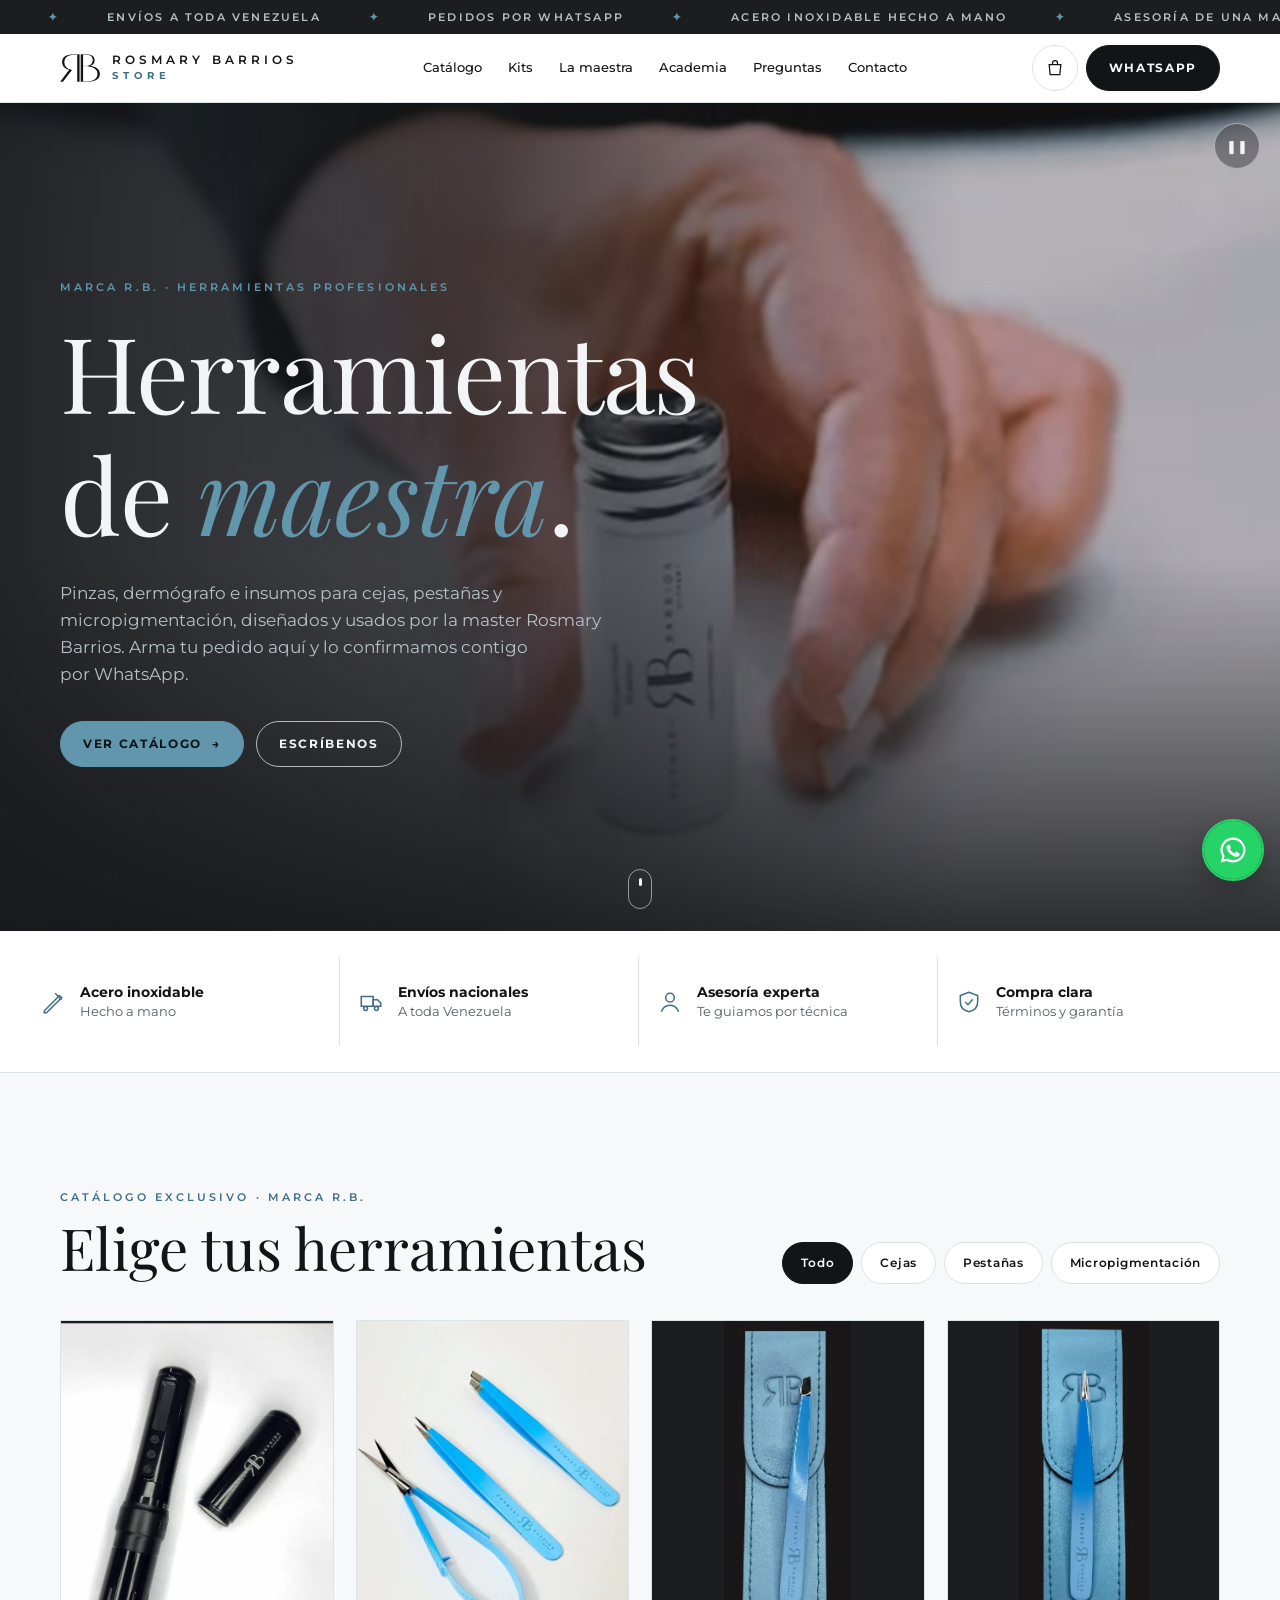
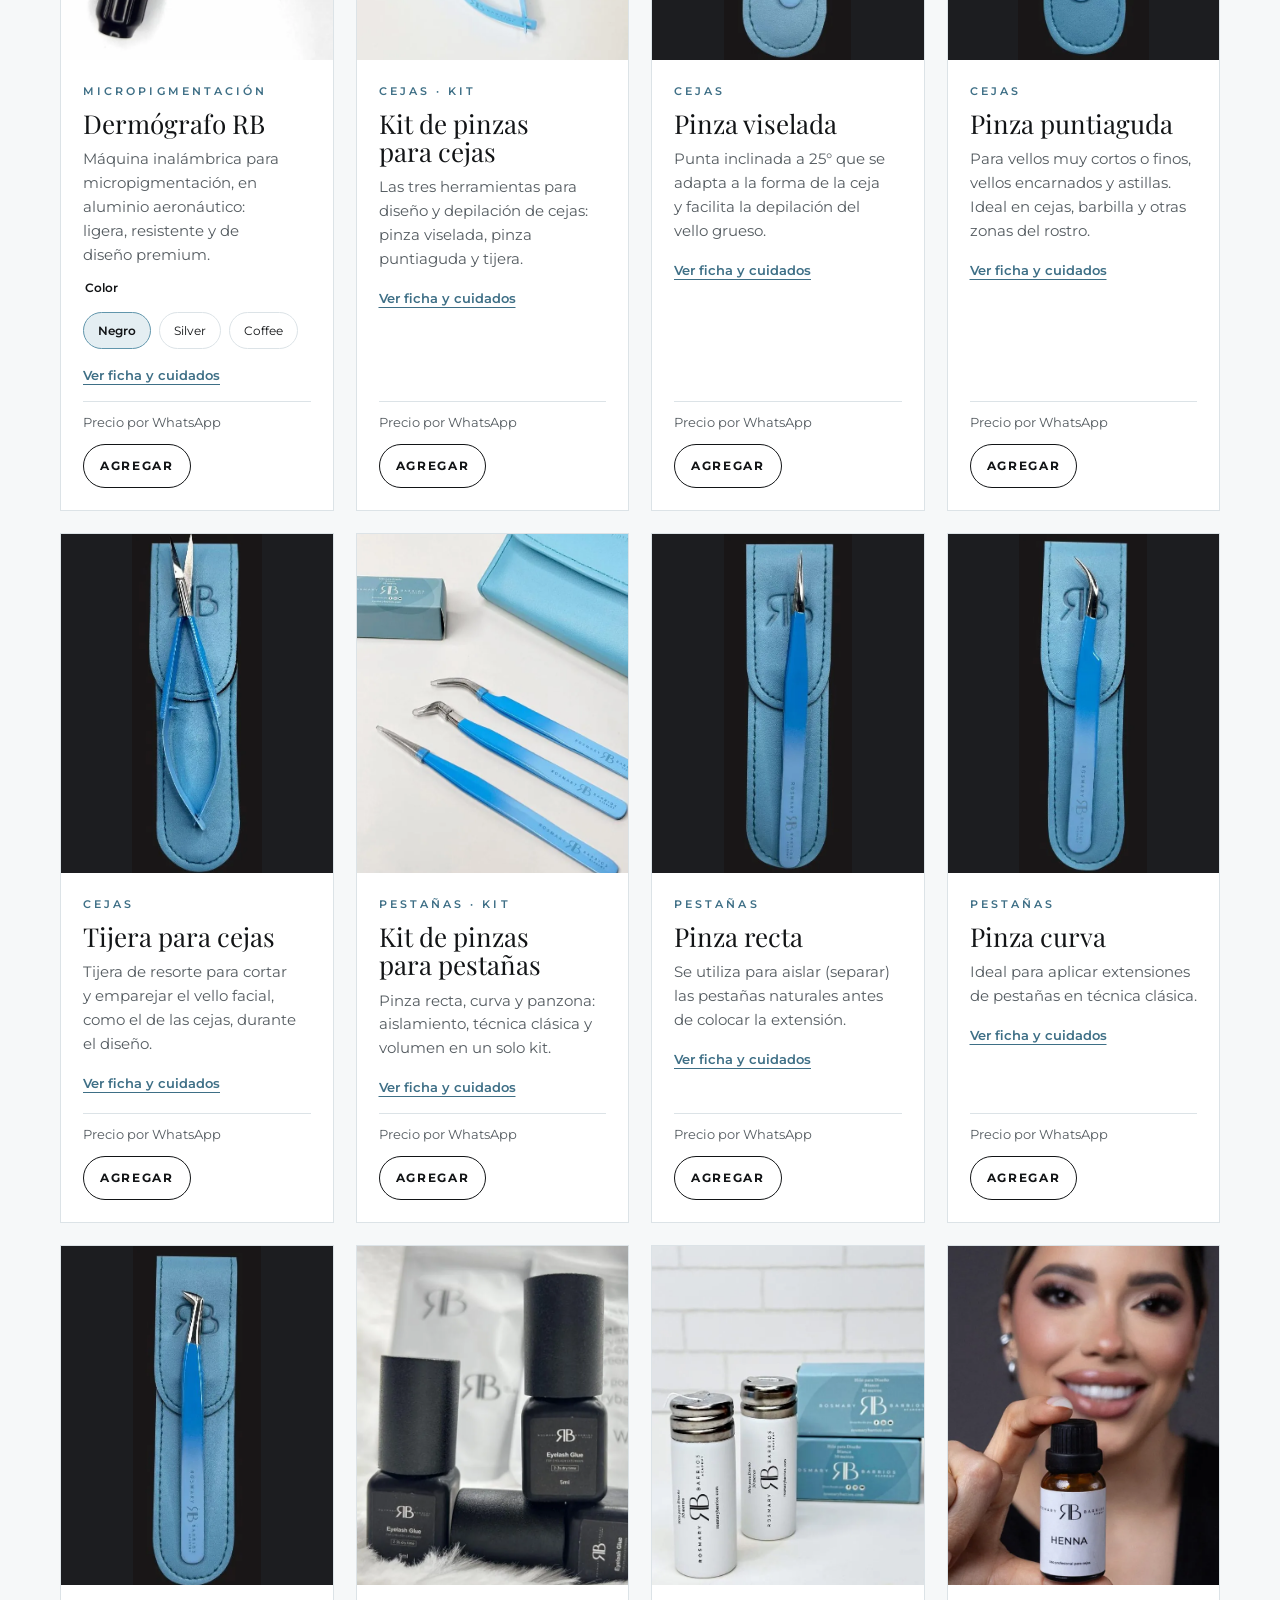
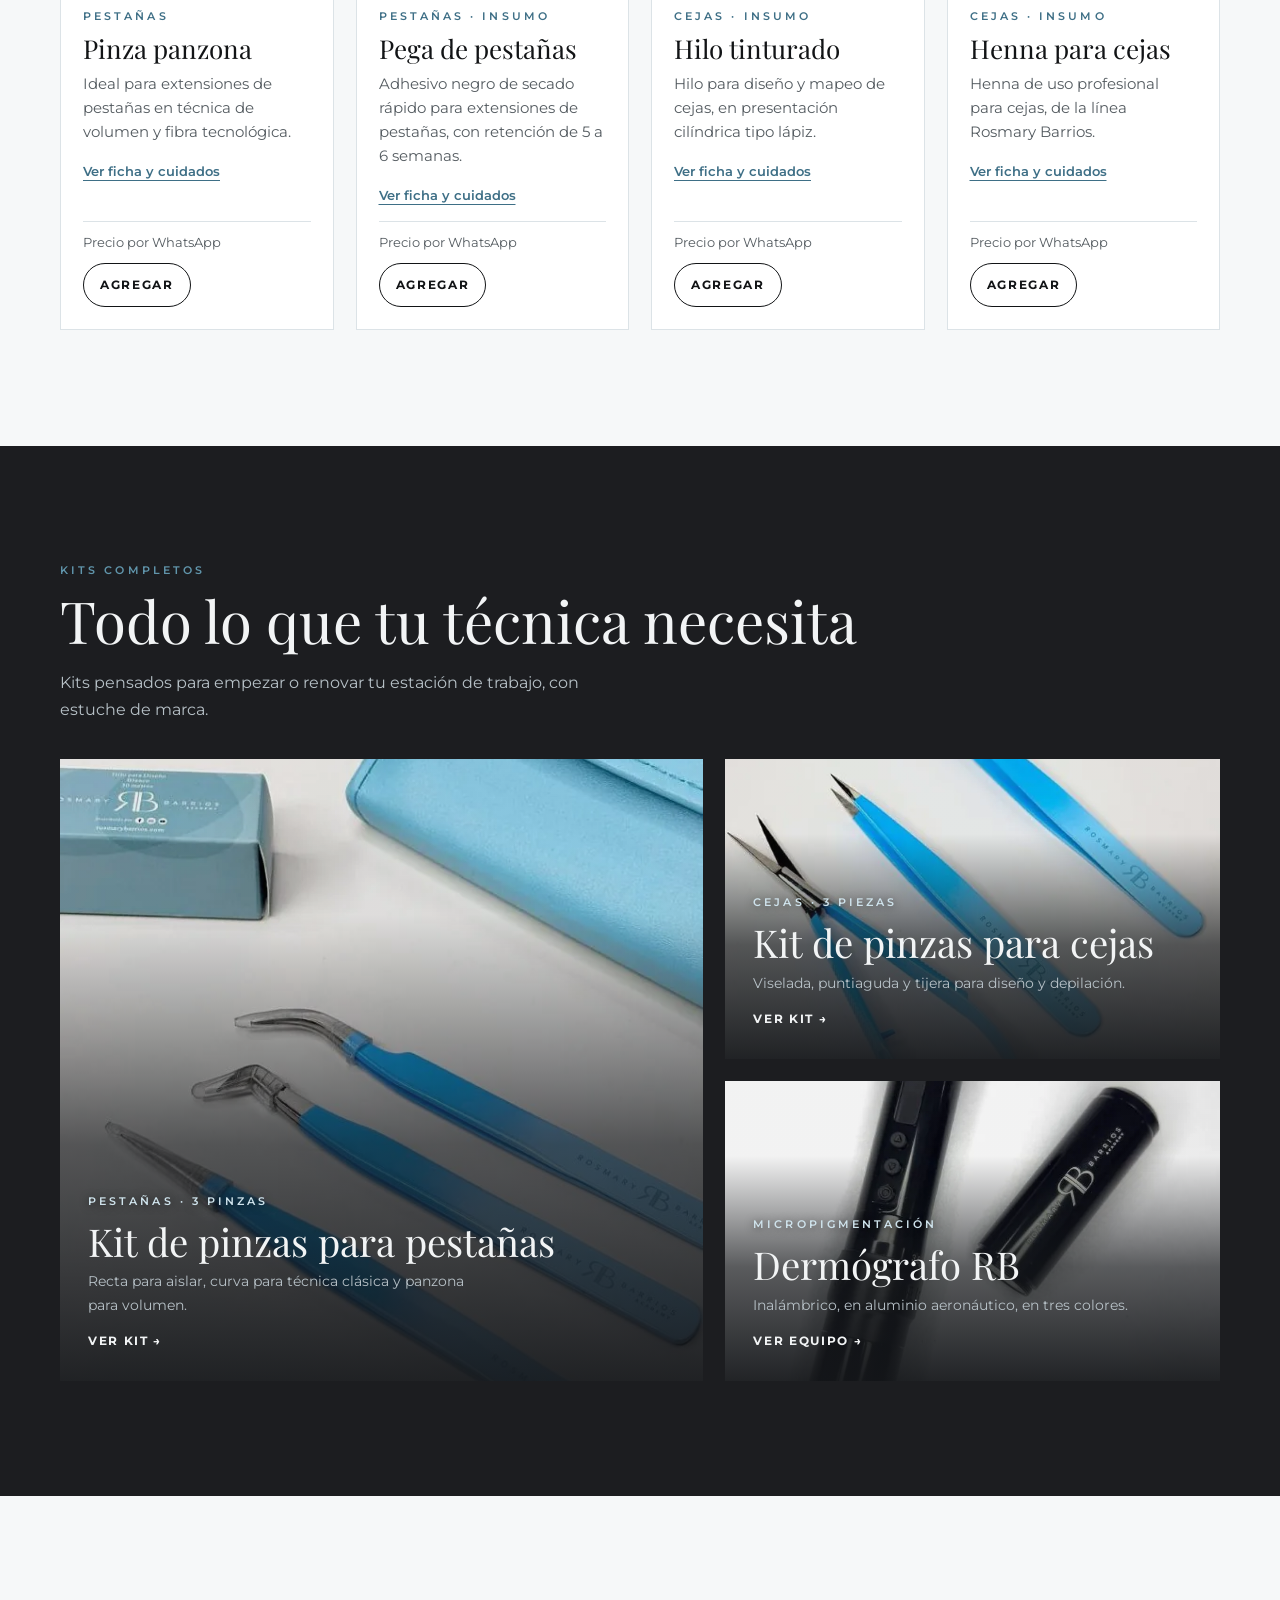
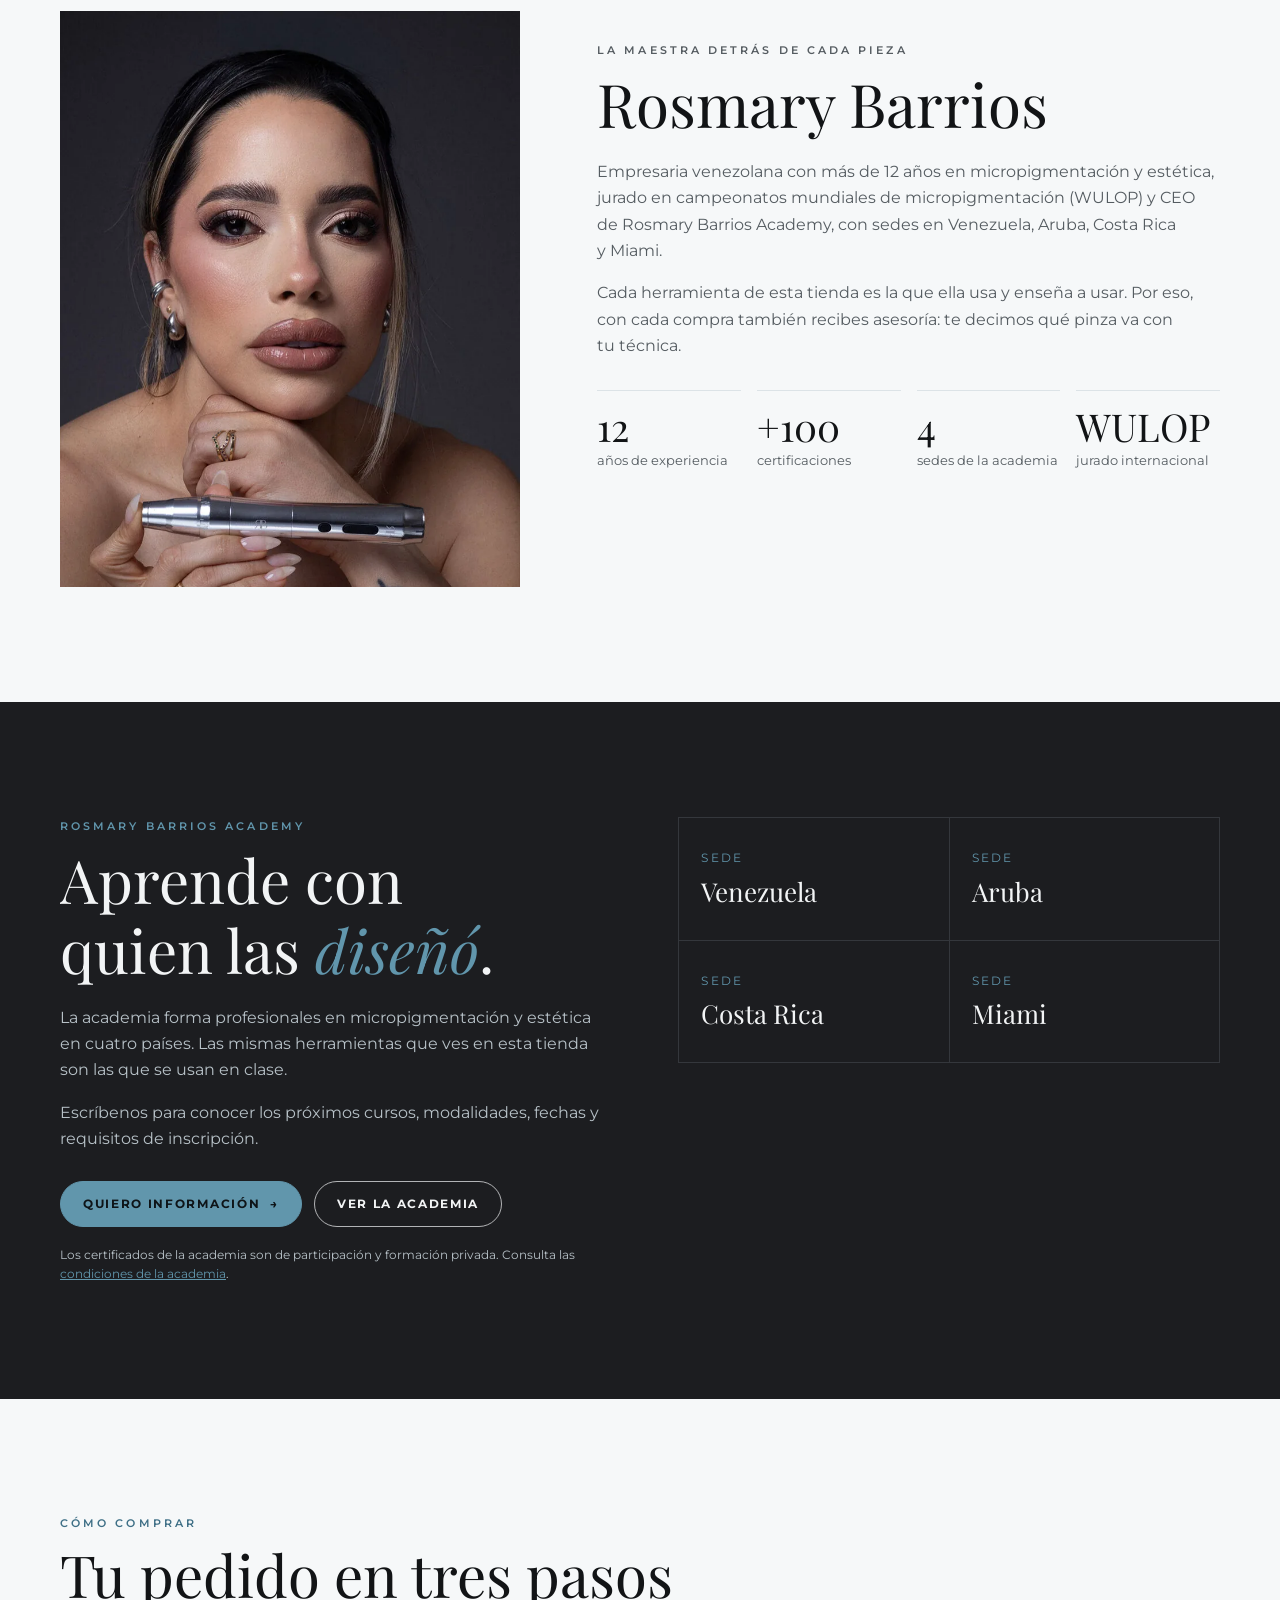
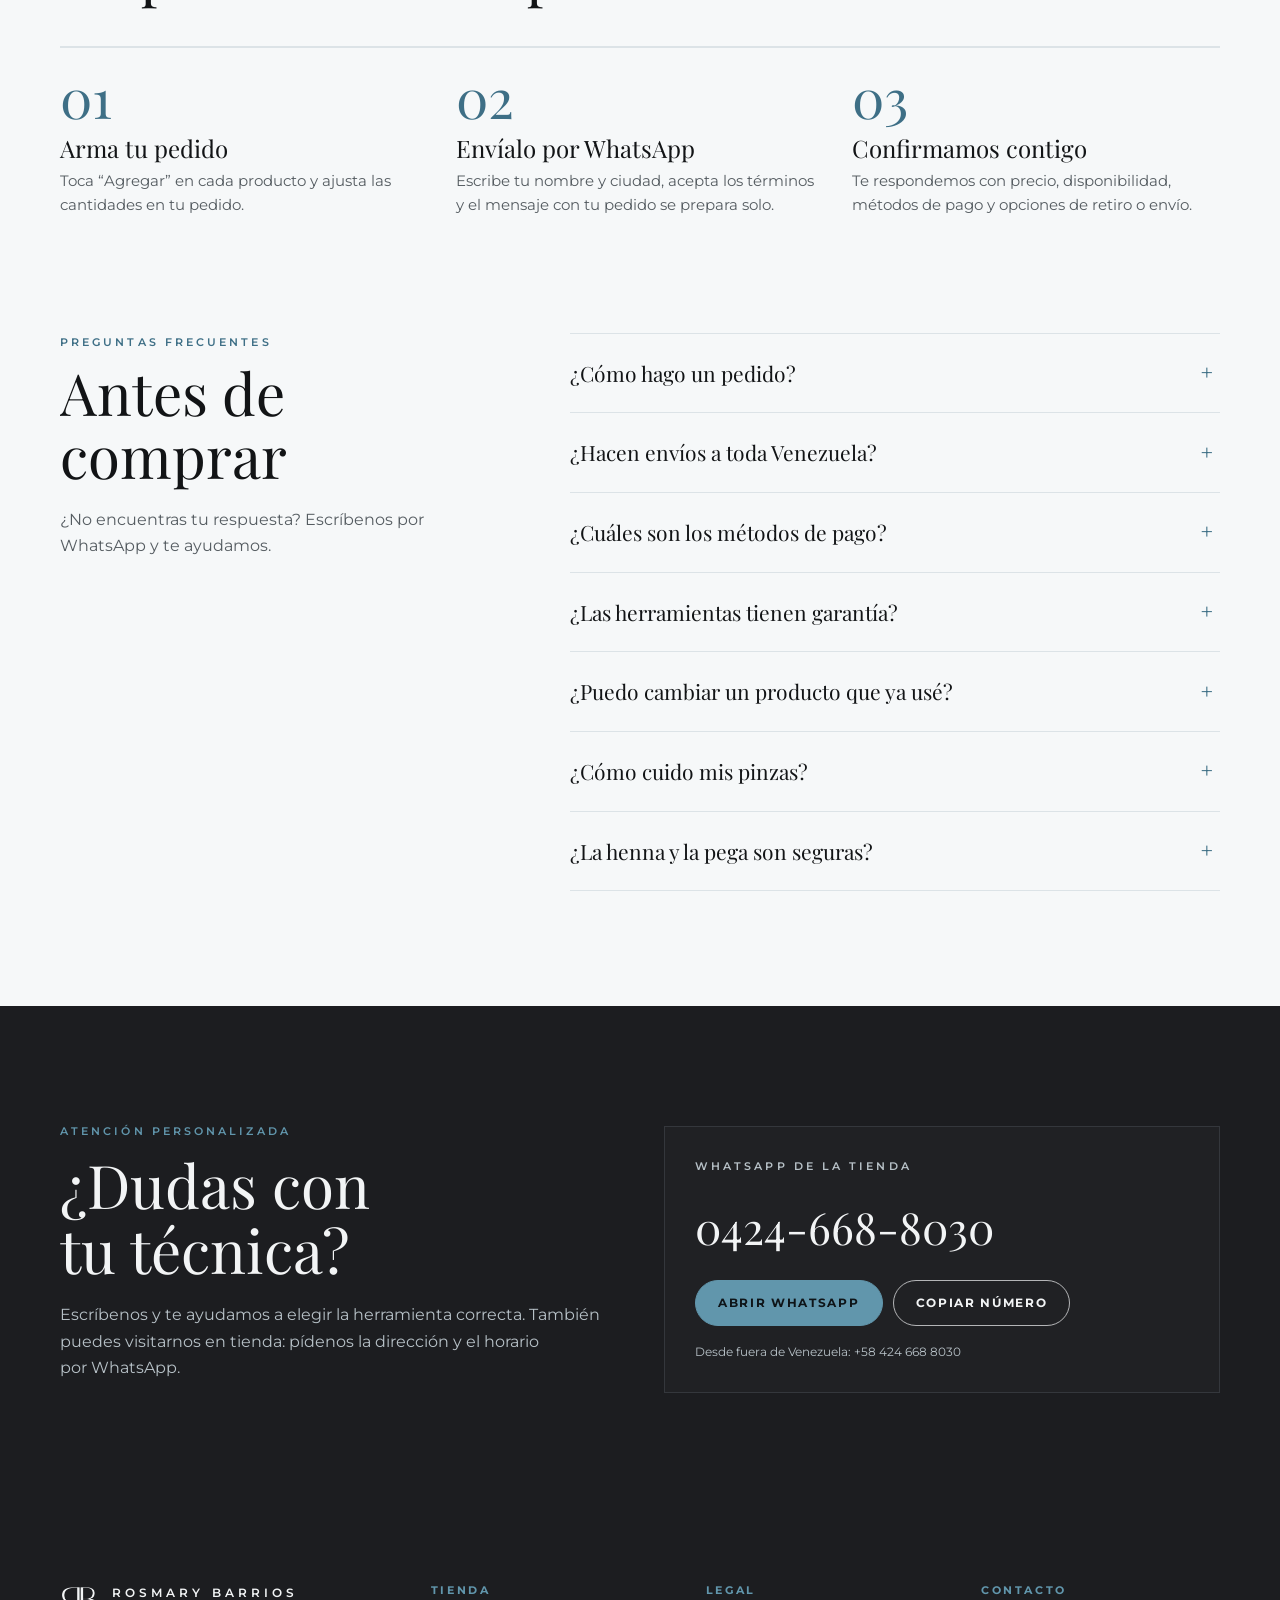
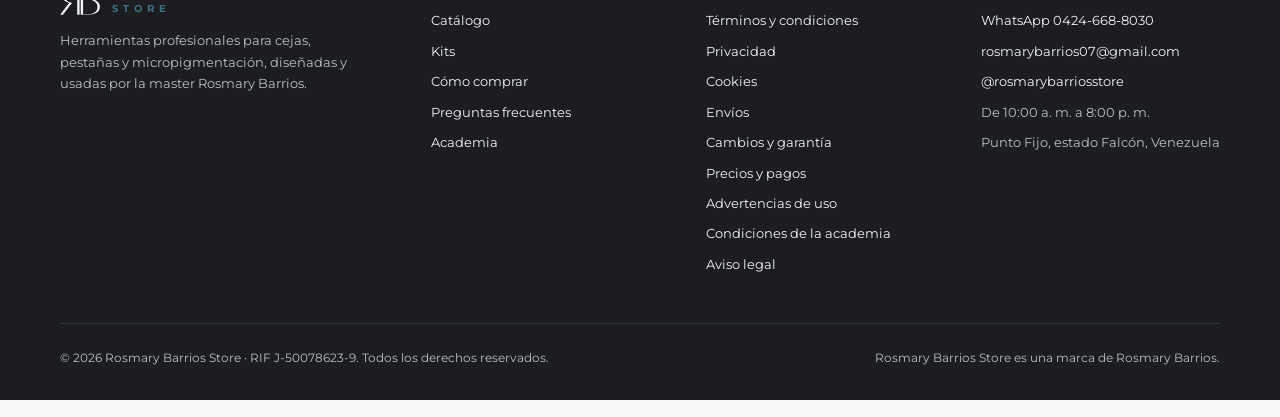
<file: index.html>
<!doctype html>
<html lang="es-VE">
<head>
<meta charset="utf-8">
<meta name="viewport" content="width=device-width,initial-scale=1,viewport-fit=cover">
<title>Rosmary Barrios Store · Pinzas, dermógrafo e insumos para cejas y pestañas</title>
<meta name="description" content="Tienda oficial de Rosmary Barrios: pinzas de acero inoxidable para cejas y pestañas, dermógrafo RB, pega, henna e hilo. Pide por WhatsApp con asesoría de una master en micropigmentación. Envíos a toda Venezuela.">
<link rel="canonical" href="https://rosmarybarriosstore.vercel.app/">
<meta name="theme-color" content="#1C1D20">
<meta property="og:type" content="website">
<meta property="og:locale" content="es_VE">
<meta property="og:site_name" content="Rosmary Barrios Store">
<meta property="og:title" content="Rosmary Barrios Store · Herramientas de maestra">
<meta property="og:description" content="Pinzas, dermógrafo e insumos profesionales para cejas, pestañas y micropigmentación. Pide por WhatsApp.">
<meta property="og:url" content="https://rosmarybarriosstore.vercel.app/">
<meta property="og:image" content="https://rosmarybarriosstore.vercel.app/hero-poster.jpg">
<meta name="twitter:card" content="summary_large_image">
<link rel="icon" type="image/png" href="favicon.png">
<link rel="apple-touch-icon" href="apple-touch-icon.png">
<link rel="manifest" href="site.webmanifest">
<link rel="preload" as="image" href="hero-poster.jpg">
<link rel="preconnect" href="https://fonts.googleapis.com"><link rel="preconnect" href="https://fonts.gstatic.com" crossorigin>
<link rel="stylesheet" href="https://fonts.googleapis.com/css2?family=Montserrat:wght@400;500;600;700&family=Playfair+Display:ital,wght@0,400;0,500;1,400&display=swap">
<link rel="stylesheet" href="assets/css/site.css">
<link rel="stylesheet" href="assets/css/shop.css">
<script type="application/ld+json">
{"@context":"https://schema.org","@graph":[
{"@type":"Store","@id":"https://rosmarybarriosstore.vercel.app/#store","name":"Rosmary Barrios Store","url":"https://rosmarybarriosstore.vercel.app/","logo":"https://rosmarybarriosstore.vercel.app/assets/img/icon-512.png","image":"https://rosmarybarriosstore.vercel.app/hero-poster.jpg","telephone":"+58 424 668 8030","priceRange":"$$","address":{"@type":"PostalAddress","streetAddress":"Las Virtudes","addressLocality":"Punto Fijo","addressRegion":"Falcón","addressCountry":"VE"},"email":"rosmarybarrios07@gmail.com","sameAs":["https://instagram.com/rosmarybarriosstore"],"taxID":"J-50078623-9","founder":{"@type":"Person","name":"Rosmary Barrios"},"description":"Herramientas profesionales para cejas, pestañas y micropigmentación de la marca Rosmary Barrios."},
{"@type":"FAQPage","mainEntity":[
{"@type":"Question","name":"¿Cómo hago un pedido?","acceptedAnswer":{"@type":"Answer","text":"Agrega los productos al pedido, escribe tu nombre y ciudad, acepta los términos y envíalo por WhatsApp. Te confirmamos precio, disponibilidad, forma de pago y entrega."}},
{"@type":"Question","name":"¿Hacen envíos a toda Venezuela?","acceptedAnswer":{"@type":"Answer","text":"Sí. Enviamos a todo el país por agencias de encomiendas y coordinamos el envío contigo por WhatsApp."}},
{"@type":"Question","name":"¿Cómo se paga?","acceptedAnswer":{"@type":"Answer","text":"Los métodos de pago se confirman en cada pedido por WhatsApp. Los montos en bolívares se calculan a la tasa oficial del BCV del día del pago."}},
{"@type":"Question","name":"¿Las pinzas tienen garantía?","acceptedAnswer":{"@type":"Answer","text":"Sí, contra defectos de fábrica. Revisa la política de cambios, devoluciones y garantía para los plazos y condiciones."}}
]}]}
</script>
<script>document.documentElement.classList.add('js');if(!matchMedia('(prefers-reduced-motion: reduce)').matches){document.documentElement.classList.add('is-loading');setTimeout(function(){document.documentElement.classList.remove('is-loading')},5000)}</script>
</head>
<body>
<div class="loader" aria-hidden="true"><div class="l-inner"><span class="mono l-mono"></span><span class="l-line"></span><span class="l-text">ROSMARY BARRIOS <b>STORE</b></span></div></div>
<a class="skip" href="#main">Saltar al contenido</a>

<div class="announce" aria-hidden="true"><div class="track">
<span>Envíos a toda Venezuela</span><span>Pedidos por WhatsApp</span><span>Acero inoxidable hecho a mano</span><span>Asesoría de una master</span>
<span>Envíos a toda Venezuela</span><span>Pedidos por WhatsApp</span><span>Acero inoxidable hecho a mano</span><span>Asesoría de una master</span>
</div></div>

<header class="top"><div class="wrap">
<a class="brand" href="index.html" aria-label="Rosmary Barrios Store, inicio"><span class="mono" aria-hidden="true"></span><span class="brand-text"><b>ROSMARY BARRIOS</b><small>STORE</small></span></a>
<nav class="menu" aria-label="Secciones"><a href="#catalogo">Catálogo</a><a href="#kits">Kits</a><a href="#maestra">La maestra</a><a href="#academia">Academia</a><a href="#preguntas">Preguntas</a><a href="#contacto">Contacto</a></nav>
<div class="top-actions"><button type="button" class="icon-btn" data-open-order aria-label="Ver pedido"><svg viewBox="0 0 24 24" fill="none" stroke="currentColor" stroke-width="1.5" aria-hidden="true"><path d="M5 8h14l-1.2 12H6.2z"/><path d="M9 8V6a3 3 0 0 1 6 0v2"/></svg><span class="badge" id="count" hidden>0</span></button><a class="btn btn-solid" href="https://wa.me/584246688030" target="_blank" rel="noopener">WhatsApp</a>
<button type="button" class="icon-btn burger" aria-expanded="false" aria-controls="mobile-nav" aria-label="Abrir menú"><span></span></button></div>
</div></header>
<nav class="mobile-nav" id="mobile-nav" aria-label="Menú"><a href="#catalogo">Catálogo</a><a href="#kits">Kits</a><a href="#maestra">La maestra</a><a href="#academia">Academia</a><a href="#preguntas">Preguntas</a><a href="#contacto">Contacto</a><a href="https://wa.me/584246688030" target="_blank" rel="noopener">WhatsApp</a><p class="mn-foot">0424-668-8030 · Envíos a toda Venezuela</p></nav>

<main id="main">
<section class="hero" id="inicio">
<figure class="hero-media" aria-hidden="true">
<video class="hero-video" data-parallax="0.12" autoplay muted loop playsinline preload="metadata" poster="hero-poster.jpg">
<source src="hero.webm" type="video/webm"><source src="hero.mp4" type="video/mp4">
</video>
</figure>
<div class="wrap">
<p class="eyebrow reveal">Marca R.B. · Herramientas profesionales</p>
<h1><span class="mask-line"><span>Herramientas</span></span><span class="mask-line"><span style="--d:.12s">de <em>maestra</em>.</span></span></h1>
<p class="sub reveal" style="--d:.3s">Pinzas, dermógrafo e insumos para cejas, pestañas y micropigmentación, diseñados y usados por la master Rosmary Barrios. Arma tu pedido aquí y lo confirmamos contigo por WhatsApp.</p>
<div class="ctas reveal" style="--d:.42s"><a class="btn btn-accent" href="#catalogo">Ver catálogo <span class="arrow">→</span></a><a class="btn btn-light" href="https://wa.me/584246688030?text=Hola%2C%20quiero%20informaci%C3%B3n%20de%20Rosmary%20Barrios%20Store" target="_blank" rel="noopener">Escríbenos</a></div>
<div class="facts reveal" style="--d:.55s"><span><b>12 años</b> de oficio</span><span><b>+100</b> certificaciones</span><span>Jurado <b>WULOP</b></span><span>Academia en <b>4 países</b></span></div>
</div>
<button class="hero-toggle" type="button" aria-label="Pausar video">❚❚</button>
<span class="scroll-hint" aria-hidden="true"></span>
</section>

<section class="trust" aria-label="Por qué comprar aquí"><div class="wrap">
<div class="reveal"><svg viewBox="0 0 24 24" fill="none" stroke="currentColor" stroke-width="1.4" aria-hidden="true"><path d="M4 20 18 6l2 2L6 22H4z"/><path d="m14 4 6 6"/></svg><p style="margin:0"><b>Acero inoxidable</b><span>Hecho a mano</span></p></div>
<div class="reveal" style="--d:.08s"><svg viewBox="0 0 24 24" fill="none" stroke="currentColor" stroke-width="1.4" aria-hidden="true"><path d="M3 7h11v9H3z"/><path d="M14 10h4l3 3v3h-7z"/><circle cx="7" cy="18" r="1.8"/><circle cx="17" cy="18" r="1.8"/></svg><p style="margin:0"><b>Envíos nacionales</b><span>A toda Venezuela</span></p></div>
<div class="reveal" style="--d:.16s"><svg viewBox="0 0 24 24" fill="none" stroke="currentColor" stroke-width="1.4" aria-hidden="true"><circle cx="12" cy="8" r="4"/><path d="M4 21c1.5-4 4.5-6 8-6s6.5 2 8 6"/></svg><p style="margin:0"><b>Asesoría experta</b><span>Te guiamos por técnica</span></p></div>
<div class="reveal" style="--d:.24s"><svg viewBox="0 0 24 24" fill="none" stroke="currentColor" stroke-width="1.4" aria-hidden="true"><path d="M12 3 4 6v6c0 5 3.5 8 8 9 4.5-1 8-4 8-9V6z"/><path d="m8.5 12 2.5 2.5 4.5-5"/></svg><p style="margin:0"><b>Compra clara</b><span>Términos y garantía</span></p></div>
</div></section>

<section class="block" id="catalogo"><div class="wrap">
<div class="bhead"><div><p class="eyebrow reveal">Catálogo exclusivo · Marca R.B.</p><h2 class="h2"><span class="mask-line"><span>Elige tus herramientas</span></span></h2></div>
<div class="filters reveal" role="group" aria-label="Filtrar por categoría">
<button type="button" class="chip" data-f="all" aria-pressed="true">Todo</button>
<button type="button" class="chip" data-f="cejas" aria-pressed="false">Cejas</button>
<button type="button" class="chip" data-f="pestanas" aria-pressed="false">Pestañas</button>
<button type="button" class="chip" data-f="micro" aria-pressed="false">Micropigmentación</button>
</div></div>
<div class="grid" id="grid"></div>
<noscript><p>Para ver el catálogo activa JavaScript o escríbenos al WhatsApp 0424-668-8030.</p></noscript>
</div></section>

<section class="block dark" id="kits"><div class="wrap">
<div class="bhead"><div><p class="eyebrow reveal">Kits completos</p><h2 class="h2"><span class="mask-line"><span>Todo lo que tu técnica necesita</span></span></h2><p class="intro reveal">Kits pensados para empezar o renovar tu estación de trabajo, con estuche de marca.</p></div></div>
<div class="bento">
<button type="button" class="tile big reveal" data-view="kit-pestanas"><img src="assets/img/kit-pestanas.webp" alt="" loading="lazy"><span class="tcap"><span class="eyebrow">Pestañas · 3 pinzas</span><h3>Kit de pinzas para pestañas</h3><p>Recta para aislar, curva para técnica clásica y panzona para volumen.</p><span class="more">Ver kit →</span></span></button>
<button type="button" class="tile reveal" style="--d:.1s" data-view="kit-cejas"><img src="assets/img/kit-cejas.webp" alt="" loading="lazy"><span class="tcap"><span class="eyebrow">Cejas · 3 piezas</span><h3>Kit de pinzas para cejas</h3><p>Viselada, puntiaguda y tijera para diseño y depilación.</p><span class="more">Ver kit →</span></span></button>
<button type="button" class="tile reveal" style="--d:.2s" data-view="dermografo"><img src="assets/img/dermografo.webp" alt="" loading="lazy"><span class="tcap"><span class="eyebrow">Micropigmentación</span><h3>Dermógrafo RB</h3><p>Inalámbrico, en aluminio aeronáutico, en tres colores.</p><span class="more">Ver equipo →</span></span></button>
</div>
</div></section>

<section class="block maestra" id="maestra"><div class="wrap">
<figure class="reveal"><img src="assets/img/rosmary.webp" alt="Rosmary Barrios con el dermógrafo RB" loading="lazy" data-parallax="0.08"></figure>
<div>
<p class="eyebrow reveal">La maestra detrás de cada pieza</p>
<h2><span class="mask-line"><span>Rosmary Barrios</span></span></h2>
<p class="reveal">Empresaria venezolana con más de 12 años en micropigmentación y estética, jurado en campeonatos mundiales de micropigmentación (WULOP) y CEO de Rosmary Barrios Academy, con sedes en Venezuela, Aruba, Costa Rica y Miami.</p>
<p class="reveal">Cada herramienta de esta tienda es la que ella usa y enseña a usar. Por eso, con cada compra también recibes asesoría: te decimos qué pinza va con tu técnica.</p>
<div class="stats reveal">
<div><b data-count="12">12</b><span>años de experiencia</span></div>
<div><b data-count="100" data-pre="+">+100</b><span>certificaciones</span></div>
<div><b data-count="4">4</b><span>sedes de la academia</span></div>
<div><b>WULOP</b><span>jurado internacional</span></div>
</div>
<blockquote class="reveal">“El conocimiento es poder.”</blockquote>
</div>
</div></section>

<section class="block dark academy" id="academia"><div class="wrap">
<div>
<p class="eyebrow reveal">Rosmary Barrios Academy</p>
<h2><span class="mask-line"><span>Aprende con</span></span><span class="mask-line"><span style="--d:.1s">quien las <em style="color:var(--accent)">diseñó</em>.</span></span></h2>
<p class="reveal">La academia forma profesionales en micropigmentación y estética en cuatro países. Las mismas herramientas que ves en esta tienda son las que se usan en clase.</p>
<p class="reveal">Escríbenos para conocer los próximos cursos, modalidades, fechas y requisitos de inscripción.</p>
<div class="ctas reveal"><a class="btn btn-accent" href="https://wa.me/584246688030?text=Hola%2C%20quiero%20informaci%C3%B3n%20de%20los%20cursos%20de%20Rosmary%20Barrios%20Academy" target="_blank" rel="noopener">Quiero información <span class="arrow">→</span></a><a class="btn btn-light" href="https://rosmarybarriosacademy.com" target="_blank" rel="noopener">Ver la academia</a></div>
<p class="note reveal">Los certificados de la academia son de participación y formación privada. Consulta las <a href="legal/academia.html" style="color:var(--accent)">condiciones de la academia</a>.</p>
</div>
<ul class="sedes reveal" aria-label="Sedes de la academia">
<li><span>Sede</span><b>Venezuela</b></li>
<li><span>Sede</span><b>Aruba</b></li>
<li><span>Sede</span><b>Costa Rica</b></li>
<li><span>Sede</span><b>Miami</b></li>
</ul>
</div></section>

<section class="block" id="comprar"><div class="wrap">
<div class="bhead"><div><p class="eyebrow reveal">Cómo comprar</p><h2 class="h2"><span class="mask-line"><span>Tu pedido en tres pasos</span></span></h2></div></div>
<div class="steps">
<div class="step reveal"><div class="n">01</div><h3>Arma tu pedido</h3><p>Toca “Agregar” en cada producto y ajusta las cantidades en tu pedido.</p></div>
<div class="step reveal" style="--d:.12s"><div class="n">02</div><h3>Envíalo por WhatsApp</h3><p>Escribe tu nombre y ciudad, acepta los términos y el mensaje con tu pedido se prepara solo.</p></div>
<div class="step reveal" style="--d:.24s"><div class="n">03</div><h3>Confirmamos contigo</h3><p>Te respondemos con precio, disponibilidad, métodos de pago y opciones de retiro o envío.</p></div>
</div>
</div></section>

<section class="block" id="preguntas" style="padding-top:0"><div class="wrap faq-wrap">
<div><p class="eyebrow reveal">Preguntas frecuentes</p><h2 class="h2"><span class="mask-line"><span>Antes de comprar</span></span></h2><p class="reveal" style="color:var(--muted);margin-top:16px">¿No encuentras tu respuesta? Escríbenos por WhatsApp y te ayudamos.</p></div>
<div class="faq reveal">
<details><summary>¿Cómo hago un pedido?</summary><div class="ans"><p>Agrega los productos, escribe tu nombre y ciudad, acepta los términos y envía el pedido por WhatsApp. El pedido es una solicitud: la compra queda confirmada cuando te respondemos y verificamos el pago.</p></div></details>
<details><summary>¿Hacen envíos a toda Venezuela?</summary><div class="ans"><p>Sí. Enviamos por agencias de encomiendas y coordinamos contigo la agencia, el costo y el tiempo estimado. También puedes retirar en tienda. Detalles en <a href="legal/envios.html">Envíos</a>.</p></div></details>
<details><summary>¿Cuáles son los métodos de pago?</summary><div class="ans"><p>Te los confirmamos en cada pedido. Si pagas en bolívares, el monto se calcula a la tasa oficial del BCV del día del pago. Detalles en <a href="legal/pagos.html">Precios y pagos</a>.</p></div></details>
<details><summary>¿Las herramientas tienen garantía?</summary><div class="ans"><p>Sí, contra defectos de fábrica. Repórtalo por WhatsApp dentro de los <span data-b="diasReclamo"></span> días siguientes a recibir tu pedido, con fotos o video. Detalles en <a href="legal/devoluciones.html">Cambios y garantía</a>.</p></div></details>
<details><summary>¿Puedo cambiar un producto que ya usé?</summary><div class="ans"><p>Por higiene y bioseguridad no aceptamos cambios de herramientas o insumos usados o abiertos, salvo defecto de fábrica.</p></div></details>
<details><summary>¿Cómo cuido mis pinzas?</summary><div class="ans"><p>Límpialas y desinfecta o esteriliza antes y después de cada uso, sécalas bien y guárdalas en su estuche con el protector de puntas. Evita golpes y caídas: la punta es de precisión.</p></div></details>
<details><summary>¿La henna y la pega son seguras?</summary><div class="ans"><p>Son productos de uso profesional. Haz siempre la prueba de alergia o sensibilidad antes de aplicarlos y sigue las <a href="legal/advertencias.html">advertencias de uso</a>.</p></div></details>
</div>
</div></section>

<section class="contact dark block" id="contacto"><div class="wrap">
<div><p class="eyebrow reveal">Atención personalizada</p><h2><span class="mask-line"><span>¿Dudas con tu técnica?</span></span></h2><p class="reveal">Escríbenos y te ayudamos a elegir la herramienta correcta. También puedes visitarnos en tienda: pídenos la dirección y el horario por WhatsApp.</p></div>
<div class="wa-box reveal">
<span class="eyebrow" style="color:var(--studio-muted)">WhatsApp de la tienda</span>
<span class="wa-num" id="wa-num">0424-668-8030</span>
<div class="wa-row"><a class="btn btn-accent" href="https://wa.me/584246688030?text=Hola%2C%20quiero%20asesor%C3%ADa%20para%20elegir%20mis%20herramientas" target="_blank" rel="noopener">Abrir WhatsApp</a><button type="button" class="btn btn-light" id="copy-num">Copiar número</button></div>
<span class="note" id="copy-msg" aria-live="polite">Desde fuera de Venezuela: +58 424 668 8030</span>
</div>
</div></section>
</main>

<footer class="site"><div class="wrap">
<div class="fgrid">
<div class="fbrand"><a class="brand" href="index.html" style="color:var(--studio-ink)"><span class="mono" aria-hidden="true"></span><span><b>ROSMARY BARRIOS</b><small>STORE</small></span></a>
<p>Herramientas profesionales para cejas, pestañas y micropigmentación, diseñadas y usadas por la master Rosmary Barrios.</p></div>
<div><h3>Tienda</h3><ul><li><a href="index.html#catalogo">Catálogo</a></li><li><a href="index.html#kits">Kits</a></li><li><a href="index.html#comprar">Cómo comprar</a></li><li><a href="index.html#preguntas">Preguntas frecuentes</a></li><li><a href="https://rosmarybarriosacademy.com" target="_blank" rel="noopener">Academia</a></li></ul></div>
<div><h3>Legal</h3><ul><li><a href="legal/terminos.html">Términos y condiciones</a></li><li><a href="legal/privacidad.html">Privacidad</a></li><li><a href="legal/cookies.html">Cookies</a></li><li><a href="legal/envios.html">Envíos</a></li><li><a href="legal/devoluciones.html">Cambios y garantía</a></li><li><a href="legal/pagos.html">Precios y pagos</a></li><li><a href="legal/advertencias.html">Advertencias de uso</a></li><li><a href="legal/academia.html">Condiciones de la academia</a></li><li><a href="legal/aviso-legal.html">Aviso legal</a></li></ul></div>
<div><h3>Contacto</h3><ul><li><a href="https://wa.me/584246688030" target="_blank" rel="noopener">WhatsApp 0424-668-8030</a></li><li><a data-b="correo" data-label="Correo" href="#"></a></li><li data-if="instagram"><a data-b="instagram" href="#"></a></li><li data-if="horario"><span data-b="horario" data-label="Horario"></span></li><li><span data-b="ciudad" data-label="Ciudad"></span>, Venezuela</li></ul></div>
</div>
<div class="flegal"><span>© <span data-year></span> <span data-b="razonSocial" data-label="Razón social"></span> · RIF <span data-b="rif" data-label="RIF"></span>. Todos los derechos reservados.</span><span>Rosmary Barrios Store es una marca de Rosmary Barrios.</span></div>
</div></footer>

<div class="wa-float">
<div class="wa-bubble" role="status">¡Hola! ¿Te ayudo a elegir tu pinza? <button type="button" aria-label="Cerrar mensaje">×</button></div>
<a class="fab" href="https://wa.me/584246688030?text=Hola%2C%20vengo%20de%20la%20web%20de%20Rosmary%20Barrios%20Store" target="_blank" rel="noopener" aria-label="Escribir por WhatsApp"><svg viewBox="0 0 24 24" fill="currentColor" aria-hidden="true"><path d="M12 2a10 10 0 0 0-8.6 15.1L2 22l5-1.3A10 10 0 1 0 12 2Zm0 18.2a8.2 8.2 0 0 1-4.2-1.2l-.3-.2-3 .8.8-2.9-.2-.3A8.2 8.2 0 1 1 12 20.2Zm4.5-6.1c-.2-.1-1.5-.7-1.7-.8-.2-.1-.4-.1-.6.1l-.8 1c-.1.2-.3.2-.5.1a6.7 6.7 0 0 1-3.3-2.9c-.2-.4.2-.4.7-1.3.1-.2 0-.3 0-.4l-.8-1.8c-.2-.5-.4-.4-.6-.4h-.5a1 1 0 0 0-.7.3 3 3 0 0 0-.9 2.2 5.1 5.1 0 0 0 1.1 2.7 11.6 11.6 0 0 0 4.4 3.9c1.6.7 2.3.8 3.1.6.5-.1 1.5-.6 1.7-1.2.2-.6.2-1.1.2-1.2-.1-.1-.3-.2-.5-.3Z"/></svg></a>
</div>

<div class="modal" id="modal" hidden role="dialog" aria-modal="true" aria-labelledby="modal-title">
<div class="mbox"><button type="button" class="close" aria-label="Cerrar ficha">×</button><div id="modal-body" style="display:contents"></div></div>
</div>

<div class="drawer" id="drawer" hidden role="dialog" aria-modal="true" aria-labelledby="order-title">
<div class="panel">
<header><h2 id="order-title">Tu pedido</h2><button type="button" class="close" aria-label="Cerrar pedido">×</button></header>
<ul class="items" id="items"></ul>
<p class="empty" id="empty">Aún no agregaste productos. <a href="#catalogo" onclick="document.querySelector('#drawer .close').click()">Ver catálogo</a></p>
<div class="subtotal" id="subtotal" hidden><span>Subtotal referencial</span><b id="subtotal-v"></b></div>
<div id="order-form" style="display:flex;flex-direction:column;gap:14px">
<label class="field" for="c-name">Nombre<input id="c-name" autocomplete="name" placeholder="Tu nombre"></label>
<label class="field" for="c-city">Ciudad<input id="c-city" autocomplete="address-level2" placeholder="Ciudad o estado"></label>
<label class="field" for="c-delivery">Entrega<select id="c-delivery"><option value="Envío nacional">Envío nacional</option><option value="Retiro en tienda">Retiro en tienda</option></select></label>
<label class="check"><input type="checkbox" id="c-terms"><span>He leído y acepto los <a href="legal/terminos.html" target="_blank">Términos y condiciones</a> y la <a href="legal/privacidad.html" target="_blank">Política de privacidad</a>.</span></label>
<label class="check"><input type="checkbox" id="c-news"><span>Quiero recibir novedades y promociones por WhatsApp (opcional).</span></label>
<p class="note" id="terms-hint" style="color:var(--accent-ink)">Marca la casilla de términos para enviar tu pedido.</p>
<a class="btn btn-accent" id="send" href="https://wa.me/584246688030" target="_blank" rel="noopener" aria-disabled="true">Enviar pedido por WhatsApp</a>
<p class="note">Se abre WhatsApp con tu pedido listo para enviar al 0424-668-8030. El pedido es una solicitud: te confirmamos precio, disponibilidad, pago y entrega por ese medio. Precios en bolívares a tasa BCV del día del pago.</p>
</div>
</div></div>
<p class="sr-only" id="cart-live" aria-live="polite"></p>

<script src="assets/js/site.js"></script>
<script src="assets/js/shop.js"></script>
</body>
</html>
</file>
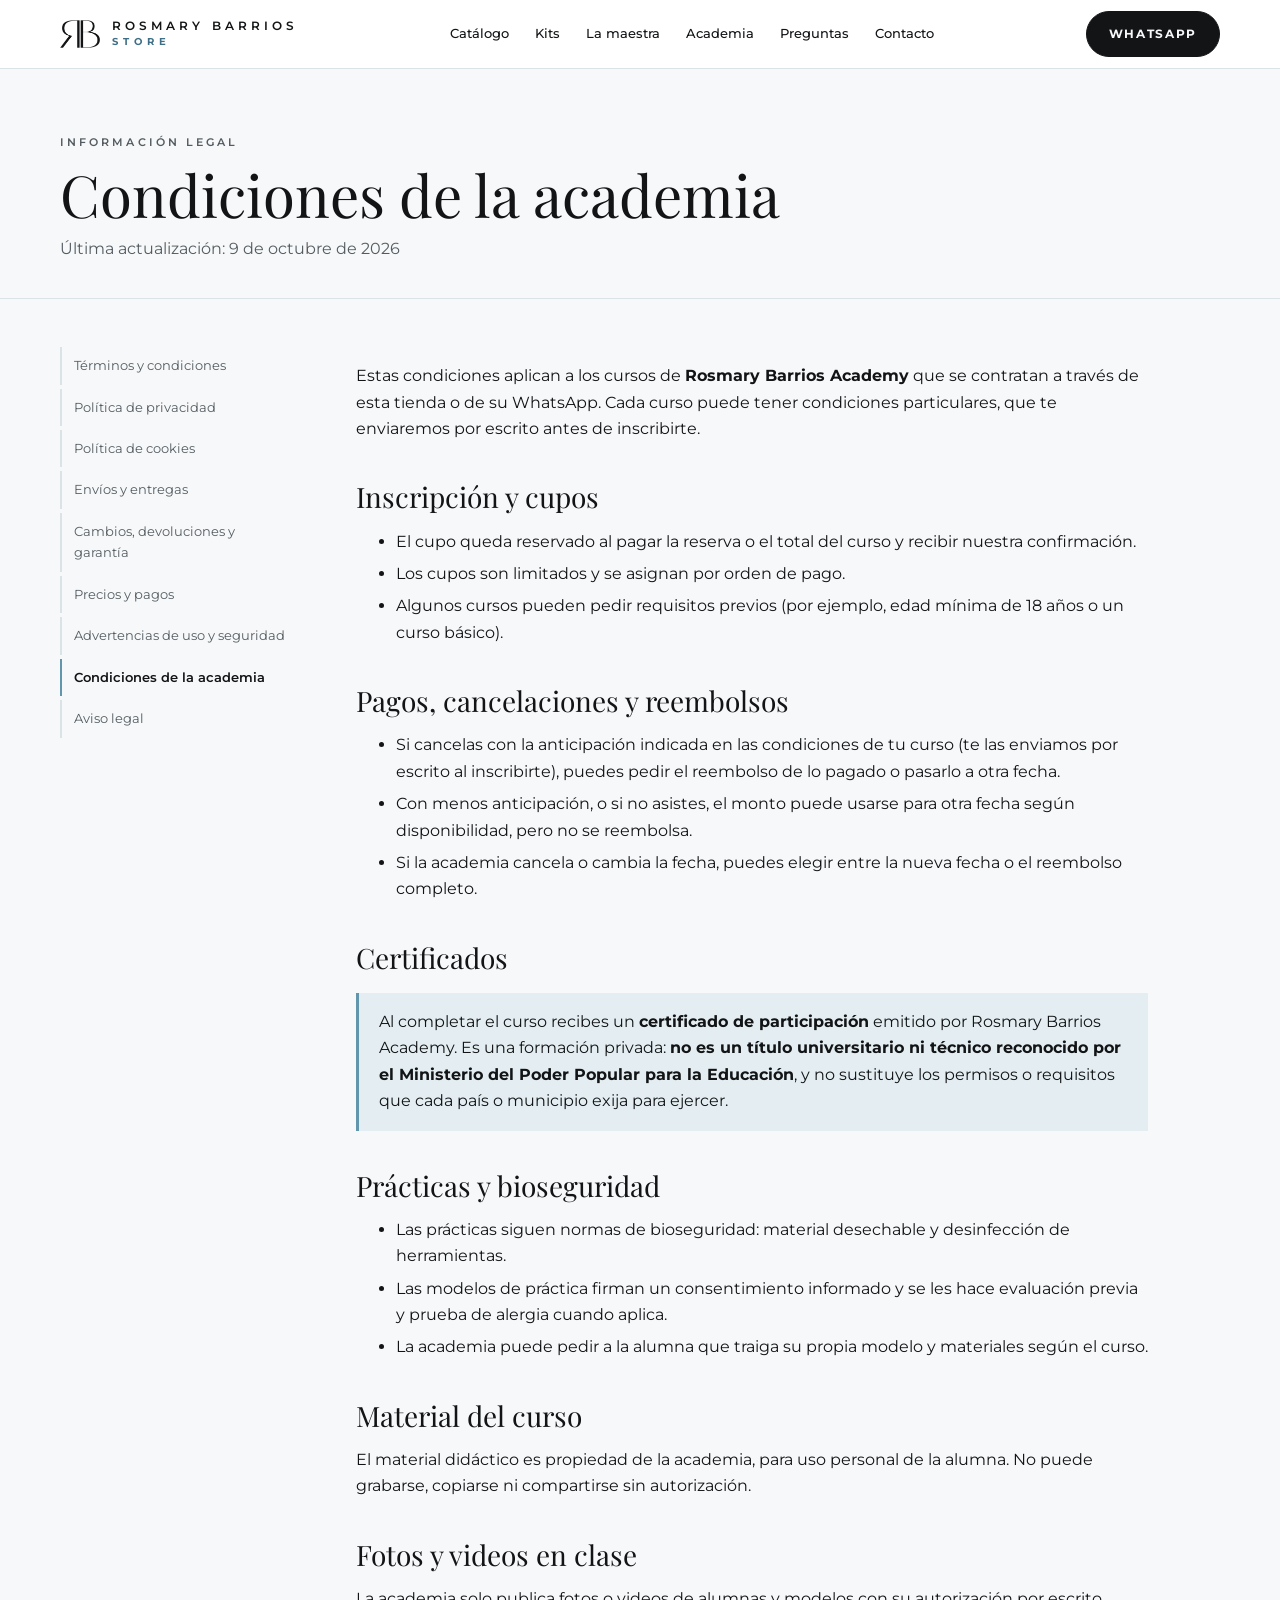
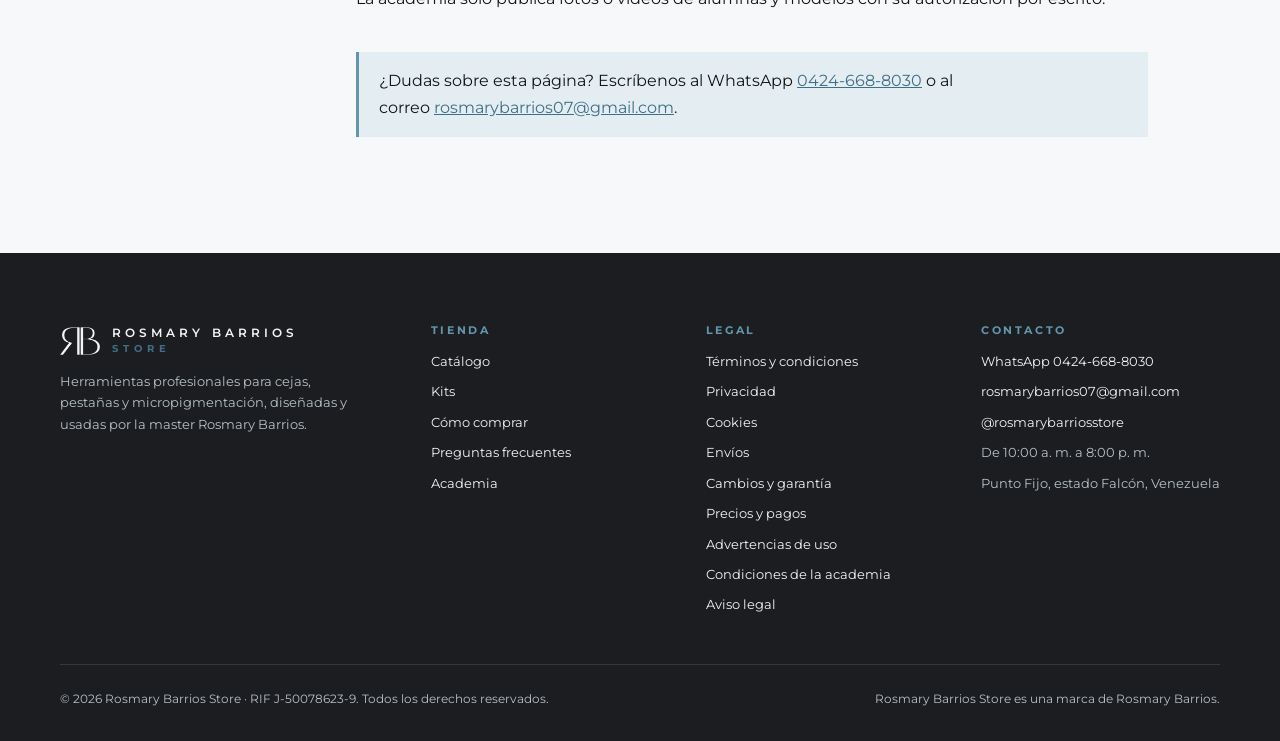
<file: legal/academia.html>
<!doctype html>
<html lang="es-VE">
<head>
<meta charset="utf-8">
<meta name="viewport" content="width=device-width,initial-scale=1,viewport-fit=cover">
<title>Condiciones de la academia · Rosmary Barrios Store</title>
<meta name="description" content="Condiciones de inscripción, pago, cancelación y certificación de Rosmary Barrios Academy.">
<link rel="canonical" href="https://rosmarybarriosstore.vercel.app/legal/academia.html">
<meta name="theme-color" content="#1C1D20">
<link rel="icon" type="image/png" href="../favicon.png">
<link rel="apple-touch-icon" href="../apple-touch-icon.png">
<link rel="preconnect" href="https://fonts.googleapis.com"><link rel="preconnect" href="https://fonts.gstatic.com" crossorigin>
<link rel="stylesheet" href="https://fonts.googleapis.com/css2?family=Montserrat:wght@400;500;600;700&family=Playfair+Display:ital,wght@0,400;0,500;1,400&display=swap">
<link rel="stylesheet" href="../assets/css/site.css">
</head>
<body>
<a class="skip" href="#main">Saltar al contenido</a>
<header class="top"><div class="wrap">
<a class="brand" href="../index.html" aria-label="Rosmary Barrios Store, inicio"><span class="mono" aria-hidden="true"></span><span class="brand-text"><b>ROSMARY BARRIOS</b><small>STORE</small></span></a>
<nav class="menu" aria-label="Secciones"><a href="../index.html#catalogo">Catálogo</a><a href="../index.html#kits">Kits</a><a href="../index.html#maestra">La maestra</a><a href="../index.html#academia">Academia</a><a href="../index.html#preguntas">Preguntas</a><a href="../index.html#contacto">Contacto</a></nav>
<div class="top-actions"><a class="btn btn-solid" href="https://wa.me/584246688030" target="_blank" rel="noopener">WhatsApp</a>
<button type="button" class="icon-btn burger" aria-expanded="false" aria-controls="mobile-nav" aria-label="Abrir menú"><span></span></button></div>
</div></header>
<nav class="mobile-nav" id="mobile-nav" aria-label="Menú"><a href="../index.html#catalogo">Catálogo</a><a href="../index.html#kits">Kits</a><a href="../index.html#maestra">La maestra</a><a href="../index.html#academia">Academia</a><a href="../index.html#preguntas">Preguntas</a><a href="../index.html#contacto">Contacto</a><a href="https://wa.me/584246688030" target="_blank" rel="noopener">WhatsApp</a><p class="mn-foot">0424-668-8030 · Envíos a toda Venezuela</p></nav>
<main id="main">
<div class="legal-hero"><div class="wrap"><p class="eyebrow">Información legal</p><h1>Condiciones de la academia</h1><p>Última actualización: <span data-b="actualizado" data-label="Fecha"></span></p></div></div>
<div class="wrap legal-layout">
<nav class="legal-nav" aria-label="Páginas legales"><a href="terminos.html">Términos y condiciones</a><a href="privacidad.html">Política de privacidad</a><a href="cookies.html">Política de cookies</a><a href="envios.html">Envíos y entregas</a><a href="devoluciones.html">Cambios, devoluciones y garantía</a><a href="pagos.html">Precios y pagos</a><a href="advertencias.html">Advertencias de uso y seguridad</a><a href="academia.html" aria-current="page">Condiciones de la academia</a><a href="aviso-legal.html">Aviso legal</a></nav>
<article class="legal-body">

<p>Estas condiciones aplican a los cursos de <b>Rosmary Barrios Academy</b> que se contratan a través de esta tienda o de su WhatsApp. Cada curso puede tener condiciones particulares, que te enviaremos por escrito antes de inscribirte.</p>
<h2>Inscripción y cupos</h2>
<ul>
<li>El cupo queda reservado al pagar la reserva o el total del curso y recibir nuestra confirmación.</li>
<li>Los cupos son limitados y se asignan por orden de pago.</li>
<li>Algunos cursos pueden pedir requisitos previos (por ejemplo, edad mínima de 18 años o un curso básico).</li>
</ul>
<h2>Pagos, cancelaciones y reembolsos</h2>
<ul>
<li>Si cancelas con la anticipación indicada en las condiciones de tu curso (te las enviamos por escrito al inscribirte), puedes pedir el reembolso de lo pagado o pasarlo a otra fecha.</li>
<li>Con menos anticipación, o si no asistes, el monto puede usarse para otra fecha según disponibilidad, pero no se reembolsa.</li>
<li>Si la academia cancela o cambia la fecha, puedes elegir entre la nueva fecha o el reembolso completo.</li>
</ul>
<h2>Certificados</h2>
<div class="callout"><p style="margin:0">Al completar el curso recibes un <b>certificado de participación</b> emitido por Rosmary Barrios Academy. Es una formación privada: <b>no es un título universitario ni técnico reconocido por el Ministerio del Poder Popular para la Educación</b>, y no sustituye los permisos o requisitos que cada país o municipio exija para ejercer.</p></div>
<h2>Prácticas y bioseguridad</h2>
<ul>
<li>Las prácticas siguen normas de bioseguridad: material desechable y desinfección de herramientas.</li>
<li>Las modelos de práctica firman un consentimiento informado y se les hace evaluación previa y prueba de alergia cuando aplica.</li>
<li>La academia puede pedir a la alumna que traiga su propia modelo y materiales según el curso.</li>
</ul>
<h2>Material del curso</h2>
<p>El material didáctico es propiedad de la academia, para uso personal de la alumna. No puede grabarse, copiarse ni compartirse sin autorización.</p>
<h2>Fotos y videos en clase</h2>
<p>La academia solo publica fotos o videos de alumnas y modelos con su autorización por escrito.</p>

<div class="callout" style="margin-top:40px"><p style="margin:0">¿Dudas sobre esta página? Escríbenos al WhatsApp <a href="https://wa.me/584246688030" target="_blank" rel="noopener">0424-668-8030</a> o al correo <a data-b="correo" data-label="Correo" href="#"></a>.</p></div>
</article>
</div>
</main>
<footer class="site"><div class="wrap">
<div class="fgrid">
<div class="fbrand"><a class="brand" href="../index.html" style="color:var(--studio-ink)"><span class="mono" aria-hidden="true"></span><span><b>ROSMARY BARRIOS</b><small>STORE</small></span></a>
<p>Herramientas profesionales para cejas, pestañas y micropigmentación, diseñadas y usadas por la master Rosmary Barrios.</p></div>
<div><h3>Tienda</h3><ul><li><a href="../index.html#catalogo">Catálogo</a></li><li><a href="../index.html#kits">Kits</a></li><li><a href="../index.html#comprar">Cómo comprar</a></li><li><a href="../index.html#preguntas">Preguntas frecuentes</a></li><li><a href="https://rosmarybarriosacademy.com" target="_blank" rel="noopener">Academia</a></li></ul></div>
<div><h3>Legal</h3><ul><li><a href="../legal/terminos.html">Términos y condiciones</a></li><li><a href="../legal/privacidad.html">Privacidad</a></li><li><a href="../legal/cookies.html">Cookies</a></li><li><a href="../legal/envios.html">Envíos</a></li><li><a href="../legal/devoluciones.html">Cambios y garantía</a></li><li><a href="../legal/pagos.html">Precios y pagos</a></li><li><a href="../legal/advertencias.html">Advertencias de uso</a></li><li><a href="../legal/academia.html">Condiciones de la academia</a></li><li><a href="../legal/aviso-legal.html">Aviso legal</a></li></ul></div>
<div><h3>Contacto</h3><ul><li><a href="https://wa.me/584246688030" target="_blank" rel="noopener">WhatsApp 0424-668-8030</a></li><li><a data-b="correo" data-label="Correo" href="#"></a></li><li data-if="instagram"><a data-b="instagram" href="#"></a></li><li data-if="horario"><span data-b="horario" data-label="Horario"></span></li><li><span data-b="ciudad" data-label="Ciudad"></span>, Venezuela</li></ul></div>
</div>
<div class="flegal"><span>© <span data-year></span> <span data-b="razonSocial" data-label="Razón social"></span> · RIF <span data-b="rif" data-label="RIF"></span>. Todos los derechos reservados.</span><span>Rosmary Barrios Store es una marca de Rosmary Barrios.</span></div>
</div></footer>
<script src="../assets/js/site.js"></script>
</body>
</html>
</file>
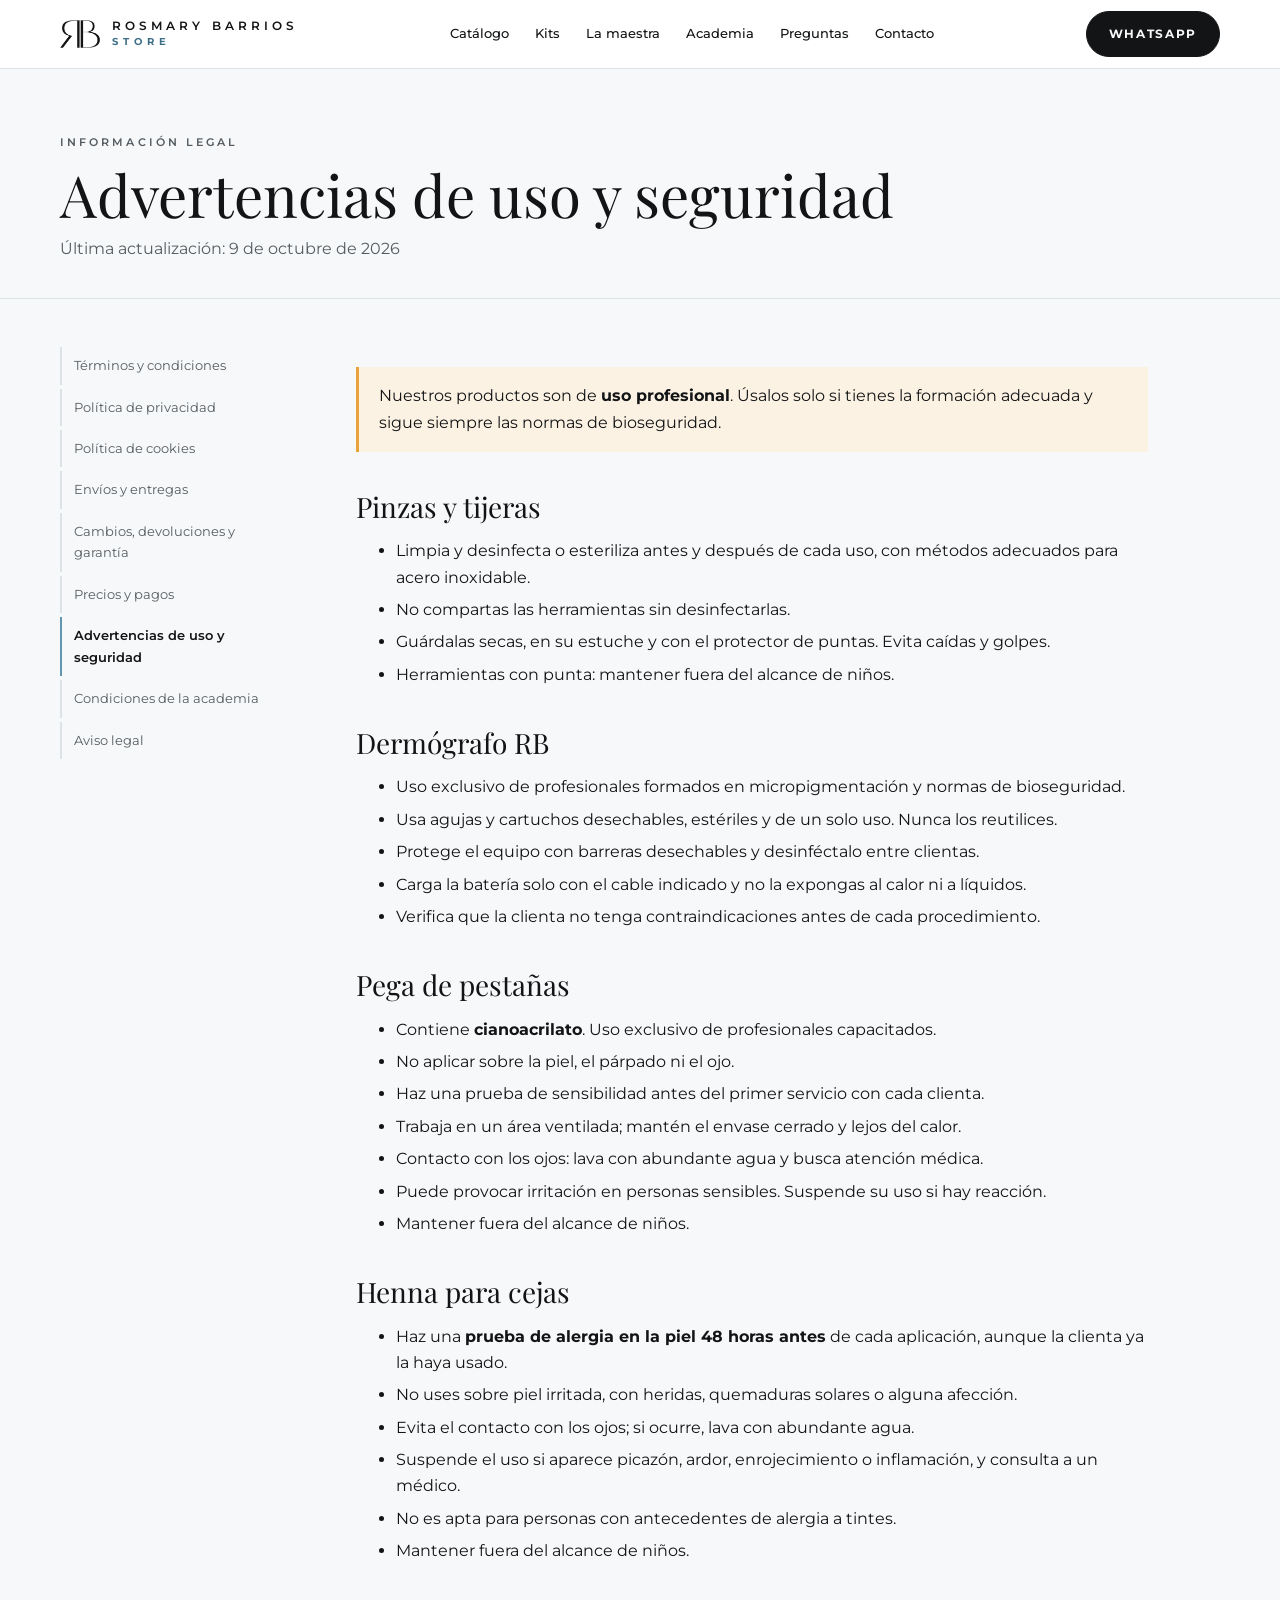
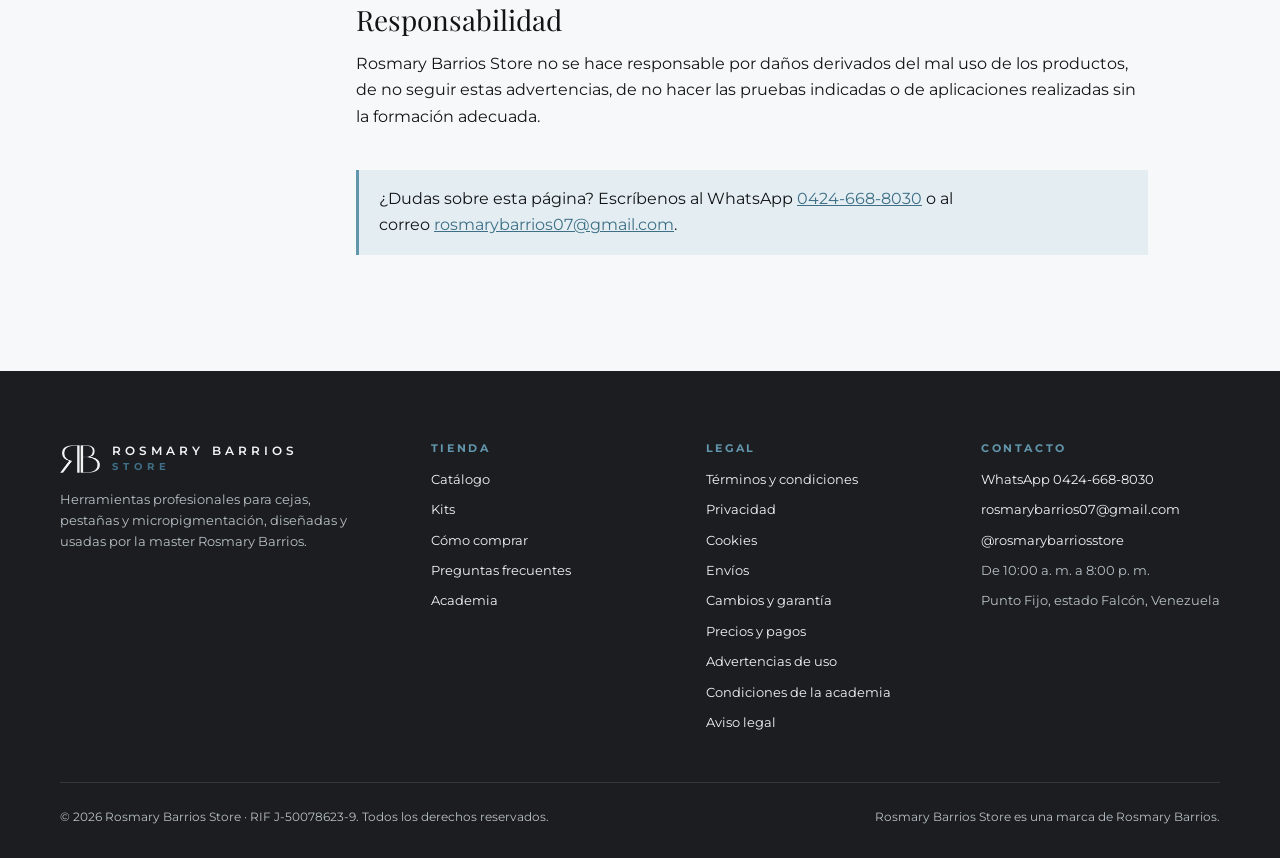
<file: legal/advertencias.html>
<!doctype html>
<html lang="es-VE">
<head>
<meta charset="utf-8">
<meta name="viewport" content="width=device-width,initial-scale=1,viewport-fit=cover">
<title>Advertencias de uso y seguridad · Rosmary Barrios Store</title>
<meta name="description" content="Advertencias de seguridad para pinzas, tijeras, dermógrafo, pega de pestañas y henna para cejas de Rosmary Barrios Store.">
<link rel="canonical" href="https://rosmarybarriosstore.vercel.app/legal/advertencias.html">
<meta name="theme-color" content="#1C1D20">
<link rel="icon" type="image/png" href="../favicon.png">
<link rel="apple-touch-icon" href="../apple-touch-icon.png">
<link rel="preconnect" href="https://fonts.googleapis.com"><link rel="preconnect" href="https://fonts.gstatic.com" crossorigin>
<link rel="stylesheet" href="https://fonts.googleapis.com/css2?family=Montserrat:wght@400;500;600;700&family=Playfair+Display:ital,wght@0,400;0,500;1,400&display=swap">
<link rel="stylesheet" href="../assets/css/site.css">
</head>
<body>
<a class="skip" href="#main">Saltar al contenido</a>
<header class="top"><div class="wrap">
<a class="brand" href="../index.html" aria-label="Rosmary Barrios Store, inicio"><span class="mono" aria-hidden="true"></span><span class="brand-text"><b>ROSMARY BARRIOS</b><small>STORE</small></span></a>
<nav class="menu" aria-label="Secciones"><a href="../index.html#catalogo">Catálogo</a><a href="../index.html#kits">Kits</a><a href="../index.html#maestra">La maestra</a><a href="../index.html#academia">Academia</a><a href="../index.html#preguntas">Preguntas</a><a href="../index.html#contacto">Contacto</a></nav>
<div class="top-actions"><a class="btn btn-solid" href="https://wa.me/584246688030" target="_blank" rel="noopener">WhatsApp</a>
<button type="button" class="icon-btn burger" aria-expanded="false" aria-controls="mobile-nav" aria-label="Abrir menú"><span></span></button></div>
</div></header>
<nav class="mobile-nav" id="mobile-nav" aria-label="Menú"><a href="../index.html#catalogo">Catálogo</a><a href="../index.html#kits">Kits</a><a href="../index.html#maestra">La maestra</a><a href="../index.html#academia">Academia</a><a href="../index.html#preguntas">Preguntas</a><a href="../index.html#contacto">Contacto</a><a href="https://wa.me/584246688030" target="_blank" rel="noopener">WhatsApp</a><p class="mn-foot">0424-668-8030 · Envíos a toda Venezuela</p></nav>
<main id="main">
<div class="legal-hero"><div class="wrap"><p class="eyebrow">Información legal</p><h1>Advertencias de uso y seguridad</h1><p>Última actualización: <span data-b="actualizado" data-label="Fecha"></span></p></div></div>
<div class="wrap legal-layout">
<nav class="legal-nav" aria-label="Páginas legales"><a href="terminos.html">Términos y condiciones</a><a href="privacidad.html">Política de privacidad</a><a href="cookies.html">Política de cookies</a><a href="envios.html">Envíos y entregas</a><a href="devoluciones.html">Cambios, devoluciones y garantía</a><a href="pagos.html">Precios y pagos</a><a href="advertencias.html" aria-current="page">Advertencias de uso y seguridad</a><a href="academia.html">Condiciones de la academia</a><a href="aviso-legal.html">Aviso legal</a></nav>
<article class="legal-body">

<div class="callout warn"><p style="margin:0">Nuestros productos son de <b>uso profesional</b>. Úsalos solo si tienes la formación adecuada y sigue siempre las normas de bioseguridad.</p></div>
<h2>Pinzas y tijeras</h2>
<ul>
<li>Limpia y desinfecta o esteriliza antes y después de cada uso, con métodos adecuados para acero inoxidable.</li>
<li>No compartas las herramientas sin desinfectarlas.</li>
<li>Guárdalas secas, en su estuche y con el protector de puntas. Evita caídas y golpes.</li>
<li>Herramientas con punta: mantener fuera del alcance de niños.</li>
</ul>
<h2>Dermógrafo RB</h2>
<ul>
<li>Uso exclusivo de profesionales formados en micropigmentación y normas de bioseguridad.</li>
<li>Usa agujas y cartuchos desechables, estériles y de un solo uso. Nunca los reutilices.</li>
<li>Protege el equipo con barreras desechables y desinféctalo entre clientas.</li>
<li>Carga la batería solo con el cable indicado y no la expongas al calor ni a líquidos.</li>
<li>Verifica que la clienta no tenga contraindicaciones antes de cada procedimiento.</li>
</ul>
<h2>Pega de pestañas</h2>
<ul>
<li>Contiene <b>cianoacrilato</b>. Uso exclusivo de profesionales capacitados.</li>
<li>No aplicar sobre la piel, el párpado ni el ojo.</li>
<li>Haz una prueba de sensibilidad antes del primer servicio con cada clienta.</li>
<li>Trabaja en un área ventilada; mantén el envase cerrado y lejos del calor.</li>
<li>Contacto con los ojos: lava con abundante agua y busca atención médica.</li>
<li>Puede provocar irritación en personas sensibles. Suspende su uso si hay reacción.</li>
<li>Mantener fuera del alcance de niños.</li>
</ul>
<h2>Henna para cejas</h2>
<ul>
<li>Haz una <b>prueba de alergia en la piel 48 horas antes</b> de cada aplicación, aunque la clienta ya la haya usado.</li>
<li>No uses sobre piel irritada, con heridas, quemaduras solares o alguna afección.</li>
<li>Evita el contacto con los ojos; si ocurre, lava con abundante agua.</li>
<li>Suspende el uso si aparece picazón, ardor, enrojecimiento o inflamación, y consulta a un médico.</li>
<li>No es apta para personas con antecedentes de alergia a tintes.</li>
<li>Mantener fuera del alcance de niños.</li>
</ul>
<div data-if="registroSanitario"><h2>Registro sanitario</h2>
<p>Registro o notificación sanitaria de los productos cosméticos: <span data-b="registroSanitario" data-label="Registro sanitario"></span>.</p></div>
<h2>Responsabilidad</h2>
<p>Rosmary Barrios Store no se hace responsable por daños derivados del mal uso de los productos, de no seguir estas advertencias, de no hacer las pruebas indicadas o de aplicaciones realizadas sin la formación adecuada.</p>

<div class="callout" style="margin-top:40px"><p style="margin:0">¿Dudas sobre esta página? Escríbenos al WhatsApp <a href="https://wa.me/584246688030" target="_blank" rel="noopener">0424-668-8030</a> o al correo <a data-b="correo" data-label="Correo" href="#"></a>.</p></div>
</article>
</div>
</main>
<footer class="site"><div class="wrap">
<div class="fgrid">
<div class="fbrand"><a class="brand" href="../index.html" style="color:var(--studio-ink)"><span class="mono" aria-hidden="true"></span><span><b>ROSMARY BARRIOS</b><small>STORE</small></span></a>
<p>Herramientas profesionales para cejas, pestañas y micropigmentación, diseñadas y usadas por la master Rosmary Barrios.</p></div>
<div><h3>Tienda</h3><ul><li><a href="../index.html#catalogo">Catálogo</a></li><li><a href="../index.html#kits">Kits</a></li><li><a href="../index.html#comprar">Cómo comprar</a></li><li><a href="../index.html#preguntas">Preguntas frecuentes</a></li><li><a href="https://rosmarybarriosacademy.com" target="_blank" rel="noopener">Academia</a></li></ul></div>
<div><h3>Legal</h3><ul><li><a href="../legal/terminos.html">Términos y condiciones</a></li><li><a href="../legal/privacidad.html">Privacidad</a></li><li><a href="../legal/cookies.html">Cookies</a></li><li><a href="../legal/envios.html">Envíos</a></li><li><a href="../legal/devoluciones.html">Cambios y garantía</a></li><li><a href="../legal/pagos.html">Precios y pagos</a></li><li><a href="../legal/advertencias.html">Advertencias de uso</a></li><li><a href="../legal/academia.html">Condiciones de la academia</a></li><li><a href="../legal/aviso-legal.html">Aviso legal</a></li></ul></div>
<div><h3>Contacto</h3><ul><li><a href="https://wa.me/584246688030" target="_blank" rel="noopener">WhatsApp 0424-668-8030</a></li><li><a data-b="correo" data-label="Correo" href="#"></a></li><li data-if="instagram"><a data-b="instagram" href="#"></a></li><li data-if="horario"><span data-b="horario" data-label="Horario"></span></li><li><span data-b="ciudad" data-label="Ciudad"></span>, Venezuela</li></ul></div>
</div>
<div class="flegal"><span>© <span data-year></span> <span data-b="razonSocial" data-label="Razón social"></span> · RIF <span data-b="rif" data-label="RIF"></span>. Todos los derechos reservados.</span><span>Rosmary Barrios Store es una marca de Rosmary Barrios.</span></div>
</div></footer>
<script src="../assets/js/site.js"></script>
</body>
</html>
</file>
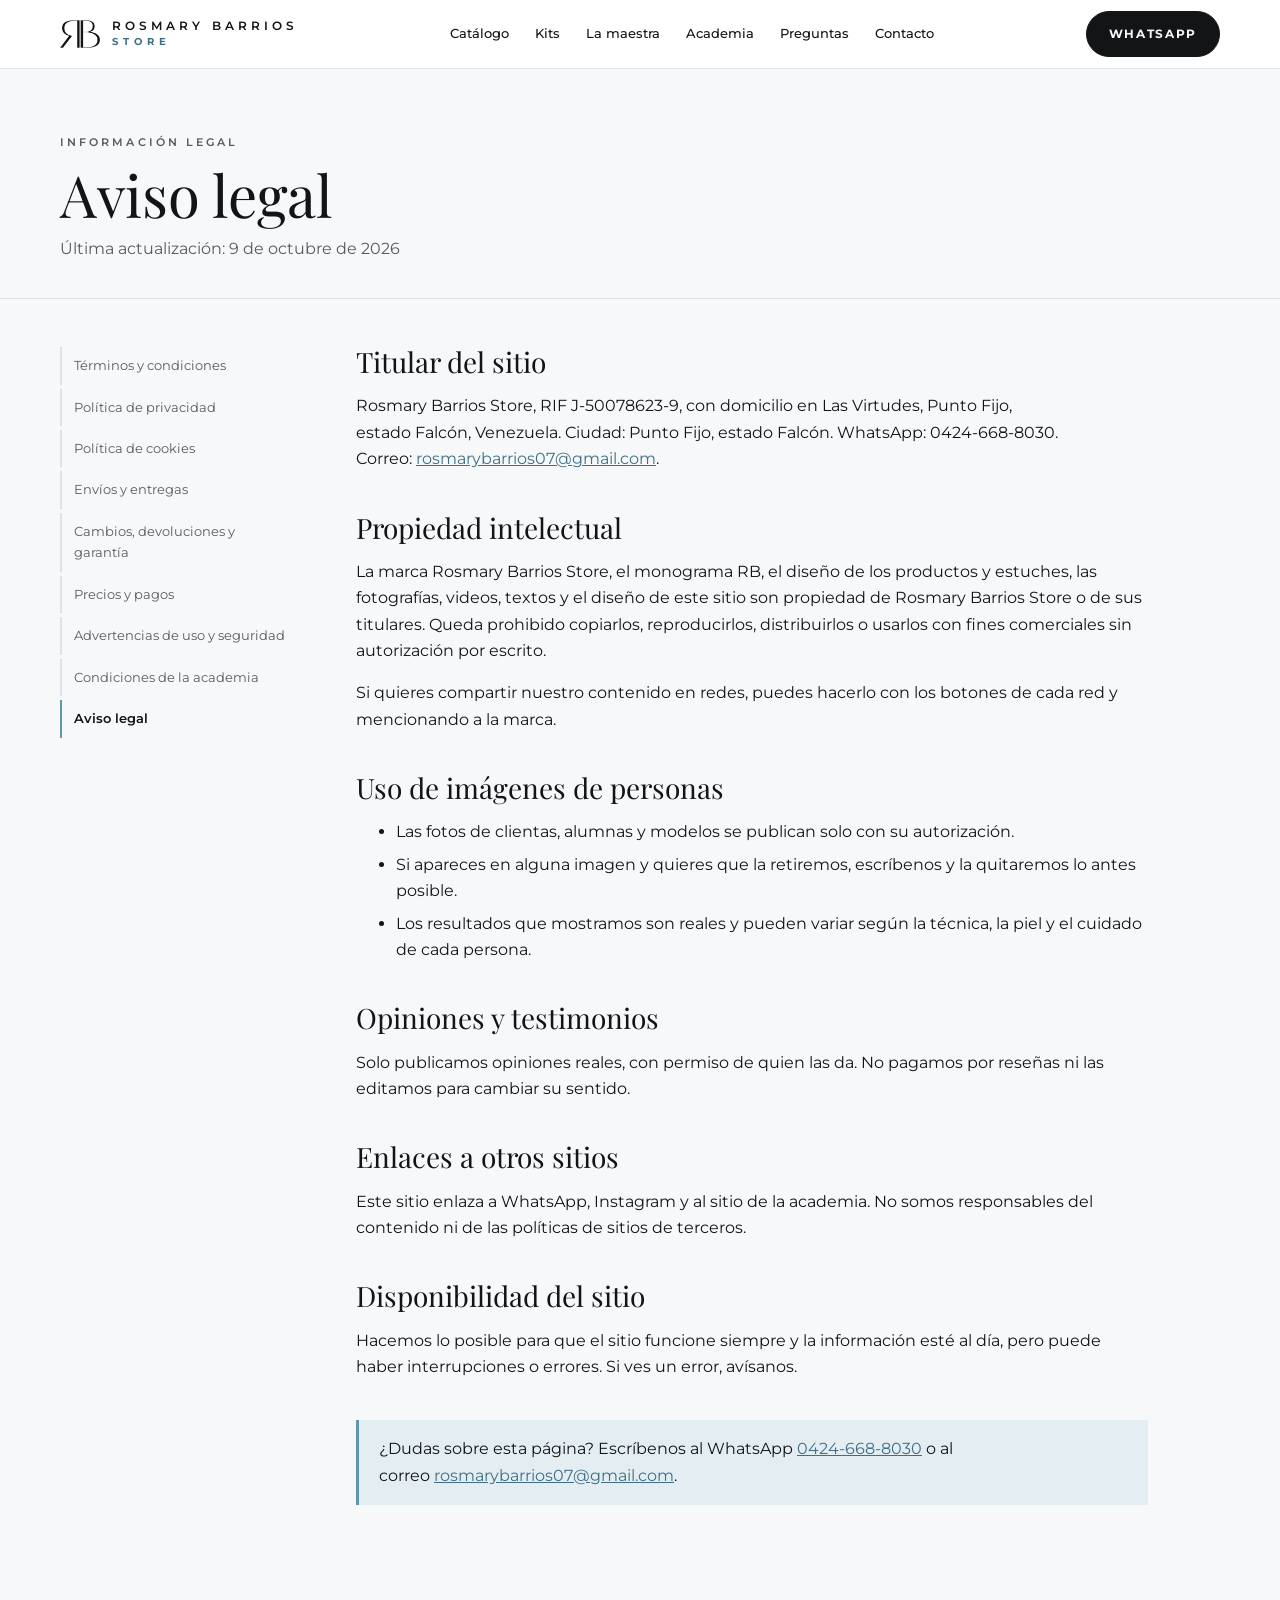
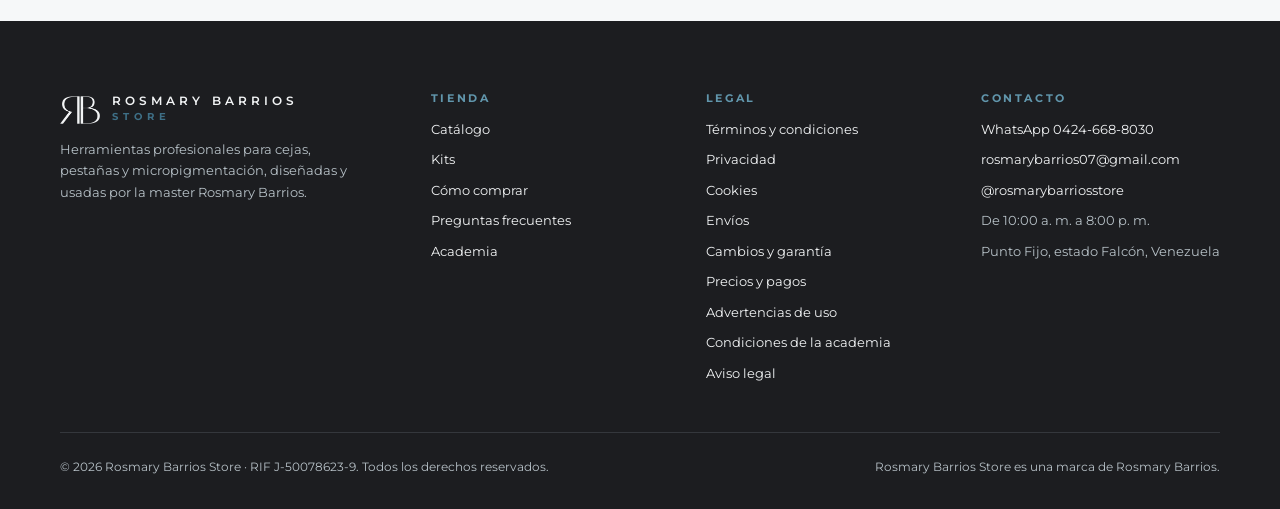
<file: legal/aviso-legal.html>
<!doctype html>
<html lang="es-VE">
<head>
<meta charset="utf-8">
<meta name="viewport" content="width=device-width,initial-scale=1,viewport-fit=cover">
<title>Aviso legal · Rosmary Barrios Store</title>
<meta name="description" content="Titularidad del sitio, propiedad intelectual y uso de imágenes de Rosmary Barrios Store.">
<link rel="canonical" href="https://rosmarybarriosstore.vercel.app/legal/aviso-legal.html">
<meta name="theme-color" content="#1C1D20">
<link rel="icon" type="image/png" href="../favicon.png">
<link rel="apple-touch-icon" href="../apple-touch-icon.png">
<link rel="preconnect" href="https://fonts.googleapis.com"><link rel="preconnect" href="https://fonts.gstatic.com" crossorigin>
<link rel="stylesheet" href="https://fonts.googleapis.com/css2?family=Montserrat:wght@400;500;600;700&family=Playfair+Display:ital,wght@0,400;0,500;1,400&display=swap">
<link rel="stylesheet" href="../assets/css/site.css">
</head>
<body>
<a class="skip" href="#main">Saltar al contenido</a>
<header class="top"><div class="wrap">
<a class="brand" href="../index.html" aria-label="Rosmary Barrios Store, inicio"><span class="mono" aria-hidden="true"></span><span class="brand-text"><b>ROSMARY BARRIOS</b><small>STORE</small></span></a>
<nav class="menu" aria-label="Secciones"><a href="../index.html#catalogo">Catálogo</a><a href="../index.html#kits">Kits</a><a href="../index.html#maestra">La maestra</a><a href="../index.html#academia">Academia</a><a href="../index.html#preguntas">Preguntas</a><a href="../index.html#contacto">Contacto</a></nav>
<div class="top-actions"><a class="btn btn-solid" href="https://wa.me/584246688030" target="_blank" rel="noopener">WhatsApp</a>
<button type="button" class="icon-btn burger" aria-expanded="false" aria-controls="mobile-nav" aria-label="Abrir menú"><span></span></button></div>
</div></header>
<nav class="mobile-nav" id="mobile-nav" aria-label="Menú"><a href="../index.html#catalogo">Catálogo</a><a href="../index.html#kits">Kits</a><a href="../index.html#maestra">La maestra</a><a href="../index.html#academia">Academia</a><a href="../index.html#preguntas">Preguntas</a><a href="../index.html#contacto">Contacto</a><a href="https://wa.me/584246688030" target="_blank" rel="noopener">WhatsApp</a><p class="mn-foot">0424-668-8030 · Envíos a toda Venezuela</p></nav>
<main id="main">
<div class="legal-hero"><div class="wrap"><p class="eyebrow">Información legal</p><h1>Aviso legal</h1><p>Última actualización: <span data-b="actualizado" data-label="Fecha"></span></p></div></div>
<div class="wrap legal-layout">
<nav class="legal-nav" aria-label="Páginas legales"><a href="terminos.html">Términos y condiciones</a><a href="privacidad.html">Política de privacidad</a><a href="cookies.html">Política de cookies</a><a href="envios.html">Envíos y entregas</a><a href="devoluciones.html">Cambios, devoluciones y garantía</a><a href="pagos.html">Precios y pagos</a><a href="advertencias.html">Advertencias de uso y seguridad</a><a href="academia.html">Condiciones de la academia</a><a href="aviso-legal.html" aria-current="page">Aviso legal</a></nav>
<article class="legal-body">

<h2>Titular del sitio</h2>
<p><span data-b="razonSocial" data-label="Razón social"></span>, RIF <span data-b="rif" data-label="RIF"></span>, con domicilio en <span data-b="direccion" data-label="Dirección fiscal"></span>. Ciudad: <span data-b="ciudad" data-label="Ciudad"></span>. WhatsApp: 0424-668-8030. Correo: <a data-b="correo" data-label="Correo" href="#"></a>.</p>
<h2>Propiedad intelectual</h2>
<p>La marca Rosmary Barrios Store, el monograma RB, el diseño de los productos y estuches, las fotografías, videos, textos y el diseño de este sitio son propiedad de Rosmary Barrios Store o de sus titulares. Queda prohibido copiarlos, reproducirlos, distribuirlos o usarlos con fines comerciales sin autorización por escrito.</p>
<p>Si quieres compartir nuestro contenido en redes, puedes hacerlo con los botones de cada red y mencionando a la marca.</p>
<h2>Uso de imágenes de personas</h2>
<ul>
<li>Las fotos de clientas, alumnas y modelos se publican solo con su autorización.</li>
<li>Si apareces en alguna imagen y quieres que la retiremos, escríbenos y la quitaremos lo antes posible.</li>
<li>Los resultados que mostramos son reales y pueden variar según la técnica, la piel y el cuidado de cada persona.</li>
</ul>
<h2>Opiniones y testimonios</h2>
<p>Solo publicamos opiniones reales, con permiso de quien las da. No pagamos por reseñas ni las editamos para cambiar su sentido.</p>
<h2>Enlaces a otros sitios</h2>
<p>Este sitio enlaza a WhatsApp, Instagram y al sitio de la academia. No somos responsables del contenido ni de las políticas de sitios de terceros.</p>
<h2>Disponibilidad del sitio</h2>
<p>Hacemos lo posible para que el sitio funcione siempre y la información esté al día, pero puede haber interrupciones o errores. Si ves un error, avísanos.</p>

<div class="callout" style="margin-top:40px"><p style="margin:0">¿Dudas sobre esta página? Escríbenos al WhatsApp <a href="https://wa.me/584246688030" target="_blank" rel="noopener">0424-668-8030</a> o al correo <a data-b="correo" data-label="Correo" href="#"></a>.</p></div>
</article>
</div>
</main>
<footer class="site"><div class="wrap">
<div class="fgrid">
<div class="fbrand"><a class="brand" href="../index.html" style="color:var(--studio-ink)"><span class="mono" aria-hidden="true"></span><span><b>ROSMARY BARRIOS</b><small>STORE</small></span></a>
<p>Herramientas profesionales para cejas, pestañas y micropigmentación, diseñadas y usadas por la master Rosmary Barrios.</p></div>
<div><h3>Tienda</h3><ul><li><a href="../index.html#catalogo">Catálogo</a></li><li><a href="../index.html#kits">Kits</a></li><li><a href="../index.html#comprar">Cómo comprar</a></li><li><a href="../index.html#preguntas">Preguntas frecuentes</a></li><li><a href="https://rosmarybarriosacademy.com" target="_blank" rel="noopener">Academia</a></li></ul></div>
<div><h3>Legal</h3><ul><li><a href="../legal/terminos.html">Términos y condiciones</a></li><li><a href="../legal/privacidad.html">Privacidad</a></li><li><a href="../legal/cookies.html">Cookies</a></li><li><a href="../legal/envios.html">Envíos</a></li><li><a href="../legal/devoluciones.html">Cambios y garantía</a></li><li><a href="../legal/pagos.html">Precios y pagos</a></li><li><a href="../legal/advertencias.html">Advertencias de uso</a></li><li><a href="../legal/academia.html">Condiciones de la academia</a></li><li><a href="../legal/aviso-legal.html">Aviso legal</a></li></ul></div>
<div><h3>Contacto</h3><ul><li><a href="https://wa.me/584246688030" target="_blank" rel="noopener">WhatsApp 0424-668-8030</a></li><li><a data-b="correo" data-label="Correo" href="#"></a></li><li data-if="instagram"><a data-b="instagram" href="#"></a></li><li data-if="horario"><span data-b="horario" data-label="Horario"></span></li><li><span data-b="ciudad" data-label="Ciudad"></span>, Venezuela</li></ul></div>
</div>
<div class="flegal"><span>© <span data-year></span> <span data-b="razonSocial" data-label="Razón social"></span> · RIF <span data-b="rif" data-label="RIF"></span>. Todos los derechos reservados.</span><span>Rosmary Barrios Store es una marca de Rosmary Barrios.</span></div>
</div></footer>
<script src="../assets/js/site.js"></script>
</body>
</html>
</file>
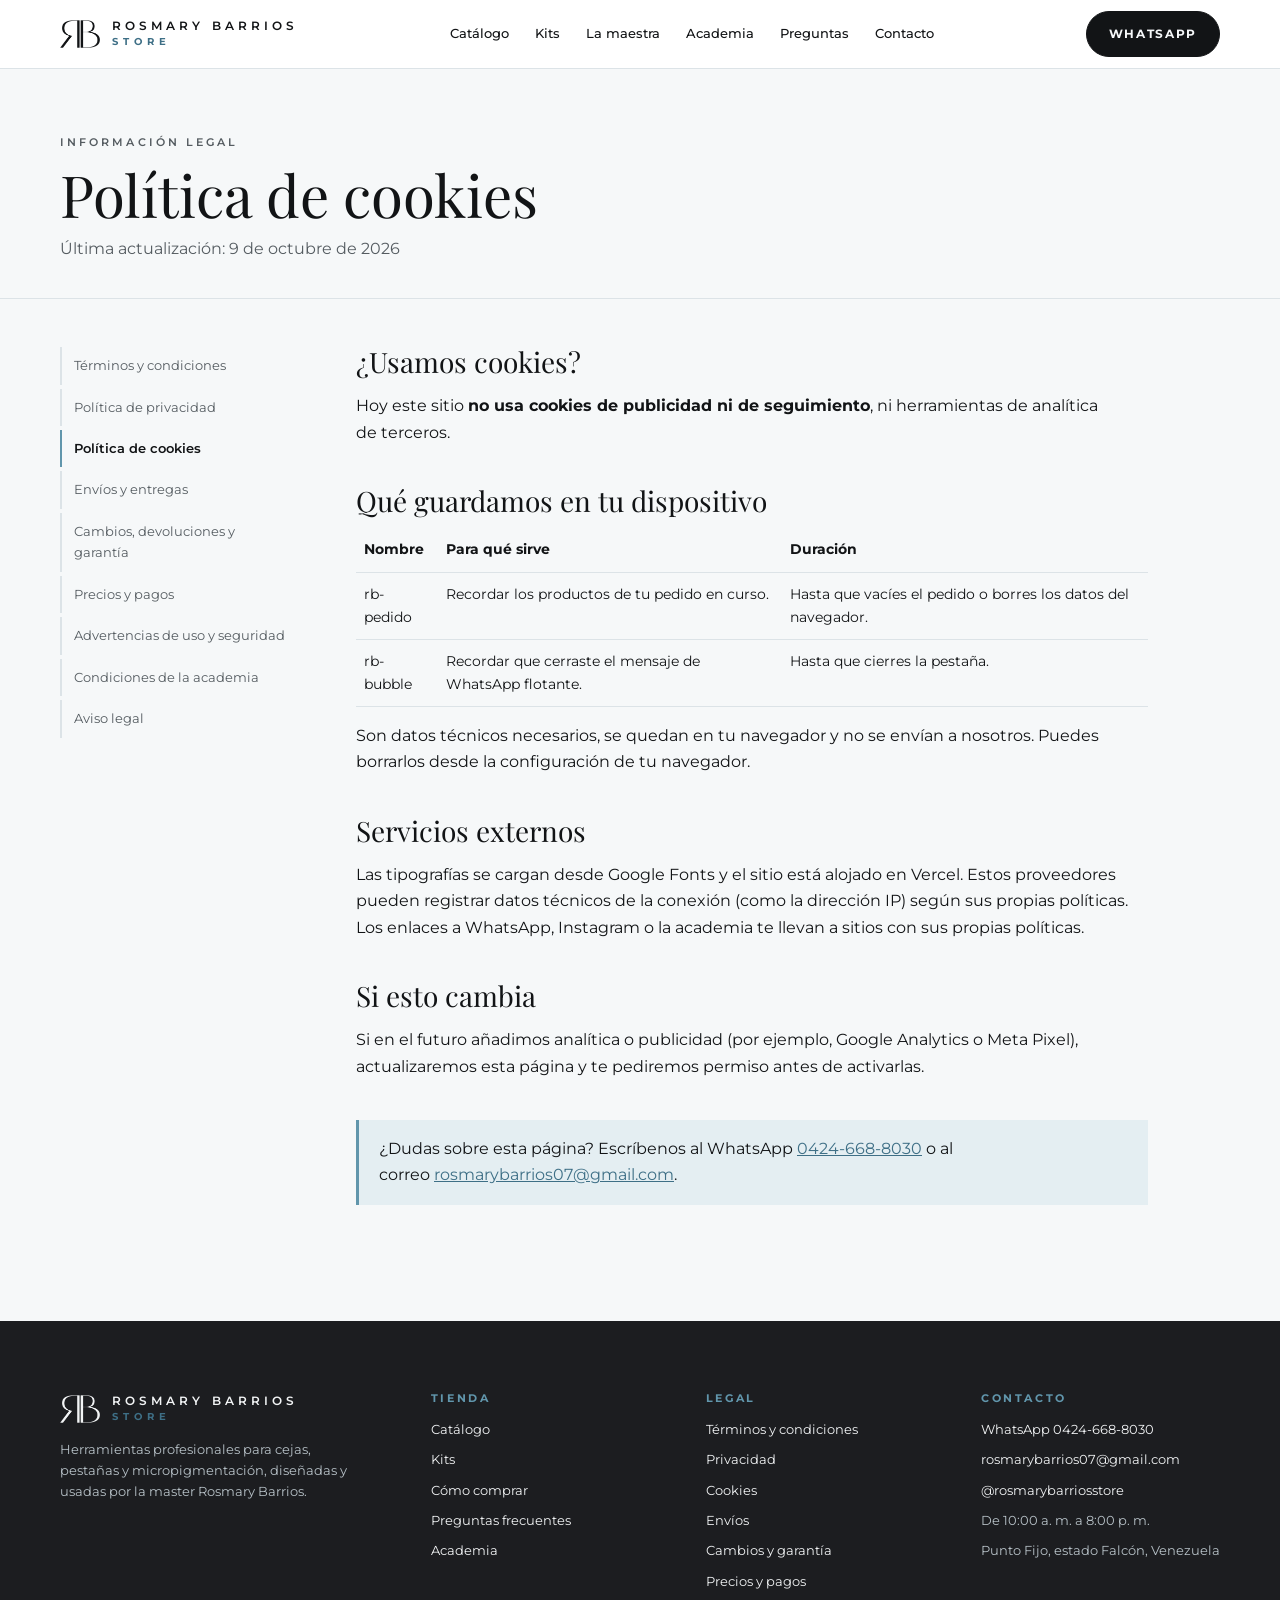
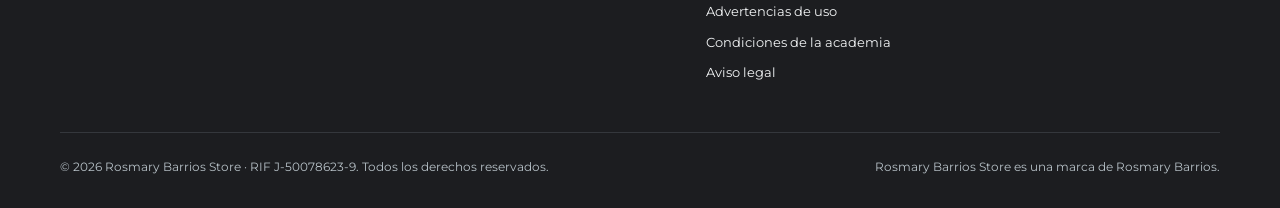
<file: legal/cookies.html>
<!doctype html>
<html lang="es-VE">
<head>
<meta charset="utf-8">
<meta name="viewport" content="width=device-width,initial-scale=1,viewport-fit=cover">
<title>Política de cookies · Rosmary Barrios Store</title>
<meta name="description" content="Qué guarda en tu dispositivo el sitio de Rosmary Barrios Store.">
<link rel="canonical" href="https://rosmarybarriosstore.vercel.app/legal/cookies.html">
<meta name="theme-color" content="#1C1D20">
<link rel="icon" type="image/png" href="../favicon.png">
<link rel="apple-touch-icon" href="../apple-touch-icon.png">
<link rel="preconnect" href="https://fonts.googleapis.com"><link rel="preconnect" href="https://fonts.gstatic.com" crossorigin>
<link rel="stylesheet" href="https://fonts.googleapis.com/css2?family=Montserrat:wght@400;500;600;700&family=Playfair+Display:ital,wght@0,400;0,500;1,400&display=swap">
<link rel="stylesheet" href="../assets/css/site.css">
</head>
<body>
<a class="skip" href="#main">Saltar al contenido</a>
<header class="top"><div class="wrap">
<a class="brand" href="../index.html" aria-label="Rosmary Barrios Store, inicio"><span class="mono" aria-hidden="true"></span><span class="brand-text"><b>ROSMARY BARRIOS</b><small>STORE</small></span></a>
<nav class="menu" aria-label="Secciones"><a href="../index.html#catalogo">Catálogo</a><a href="../index.html#kits">Kits</a><a href="../index.html#maestra">La maestra</a><a href="../index.html#academia">Academia</a><a href="../index.html#preguntas">Preguntas</a><a href="../index.html#contacto">Contacto</a></nav>
<div class="top-actions"><a class="btn btn-solid" href="https://wa.me/584246688030" target="_blank" rel="noopener">WhatsApp</a>
<button type="button" class="icon-btn burger" aria-expanded="false" aria-controls="mobile-nav" aria-label="Abrir menú"><span></span></button></div>
</div></header>
<nav class="mobile-nav" id="mobile-nav" aria-label="Menú"><a href="../index.html#catalogo">Catálogo</a><a href="../index.html#kits">Kits</a><a href="../index.html#maestra">La maestra</a><a href="../index.html#academia">Academia</a><a href="../index.html#preguntas">Preguntas</a><a href="../index.html#contacto">Contacto</a><a href="https://wa.me/584246688030" target="_blank" rel="noopener">WhatsApp</a><p class="mn-foot">0424-668-8030 · Envíos a toda Venezuela</p></nav>
<main id="main">
<div class="legal-hero"><div class="wrap"><p class="eyebrow">Información legal</p><h1>Política de cookies</h1><p>Última actualización: <span data-b="actualizado" data-label="Fecha"></span></p></div></div>
<div class="wrap legal-layout">
<nav class="legal-nav" aria-label="Páginas legales"><a href="terminos.html">Términos y condiciones</a><a href="privacidad.html">Política de privacidad</a><a href="cookies.html" aria-current="page">Política de cookies</a><a href="envios.html">Envíos y entregas</a><a href="devoluciones.html">Cambios, devoluciones y garantía</a><a href="pagos.html">Precios y pagos</a><a href="advertencias.html">Advertencias de uso y seguridad</a><a href="academia.html">Condiciones de la academia</a><a href="aviso-legal.html">Aviso legal</a></nav>
<article class="legal-body">

<h2>¿Usamos cookies?</h2>
<p>Hoy este sitio <b>no usa cookies de publicidad ni de seguimiento</b>, ni herramientas de analítica de terceros.</p>
<h2>Qué guardamos en tu dispositivo</h2>
<table><thead><tr><th>Nombre</th><th>Para qué sirve</th><th>Duración</th></tr></thead><tbody>
<tr><td>rb-pedido</td><td>Recordar los productos de tu pedido en curso.</td><td>Hasta que vacíes el pedido o borres los datos del navegador.</td></tr>
<tr><td>rb-bubble</td><td>Recordar que cerraste el mensaje de WhatsApp flotante.</td><td>Hasta que cierres la pestaña.</td></tr>
</tbody></table>
<p>Son datos técnicos necesarios, se quedan en tu navegador y no se envían a nosotros. Puedes borrarlos desde la configuración de tu navegador.</p>
<h2>Servicios externos</h2>
<p>Las tipografías se cargan desde Google Fonts y el sitio está alojado en Vercel. Estos proveedores pueden registrar datos técnicos de la conexión (como la dirección IP) según sus propias políticas. Los enlaces a WhatsApp, Instagram o la academia te llevan a sitios con sus propias políticas.</p>
<h2>Si esto cambia</h2>
<p>Si en el futuro añadimos analítica o publicidad (por ejemplo, Google Analytics o Meta Pixel), actualizaremos esta página y te pediremos permiso antes de activarlas.</p>

<div class="callout" style="margin-top:40px"><p style="margin:0">¿Dudas sobre esta página? Escríbenos al WhatsApp <a href="https://wa.me/584246688030" target="_blank" rel="noopener">0424-668-8030</a> o al correo <a data-b="correo" data-label="Correo" href="#"></a>.</p></div>
</article>
</div>
</main>
<footer class="site"><div class="wrap">
<div class="fgrid">
<div class="fbrand"><a class="brand" href="../index.html" style="color:var(--studio-ink)"><span class="mono" aria-hidden="true"></span><span><b>ROSMARY BARRIOS</b><small>STORE</small></span></a>
<p>Herramientas profesionales para cejas, pestañas y micropigmentación, diseñadas y usadas por la master Rosmary Barrios.</p></div>
<div><h3>Tienda</h3><ul><li><a href="../index.html#catalogo">Catálogo</a></li><li><a href="../index.html#kits">Kits</a></li><li><a href="../index.html#comprar">Cómo comprar</a></li><li><a href="../index.html#preguntas">Preguntas frecuentes</a></li><li><a href="https://rosmarybarriosacademy.com" target="_blank" rel="noopener">Academia</a></li></ul></div>
<div><h3>Legal</h3><ul><li><a href="../legal/terminos.html">Términos y condiciones</a></li><li><a href="../legal/privacidad.html">Privacidad</a></li><li><a href="../legal/cookies.html">Cookies</a></li><li><a href="../legal/envios.html">Envíos</a></li><li><a href="../legal/devoluciones.html">Cambios y garantía</a></li><li><a href="../legal/pagos.html">Precios y pagos</a></li><li><a href="../legal/advertencias.html">Advertencias de uso</a></li><li><a href="../legal/academia.html">Condiciones de la academia</a></li><li><a href="../legal/aviso-legal.html">Aviso legal</a></li></ul></div>
<div><h3>Contacto</h3><ul><li><a href="https://wa.me/584246688030" target="_blank" rel="noopener">WhatsApp 0424-668-8030</a></li><li><a data-b="correo" data-label="Correo" href="#"></a></li><li data-if="instagram"><a data-b="instagram" href="#"></a></li><li data-if="horario"><span data-b="horario" data-label="Horario"></span></li><li><span data-b="ciudad" data-label="Ciudad"></span>, Venezuela</li></ul></div>
</div>
<div class="flegal"><span>© <span data-year></span> <span data-b="razonSocial" data-label="Razón social"></span> · RIF <span data-b="rif" data-label="RIF"></span>. Todos los derechos reservados.</span><span>Rosmary Barrios Store es una marca de Rosmary Barrios.</span></div>
</div></footer>
<script src="../assets/js/site.js"></script>
</body>
</html>
</file>
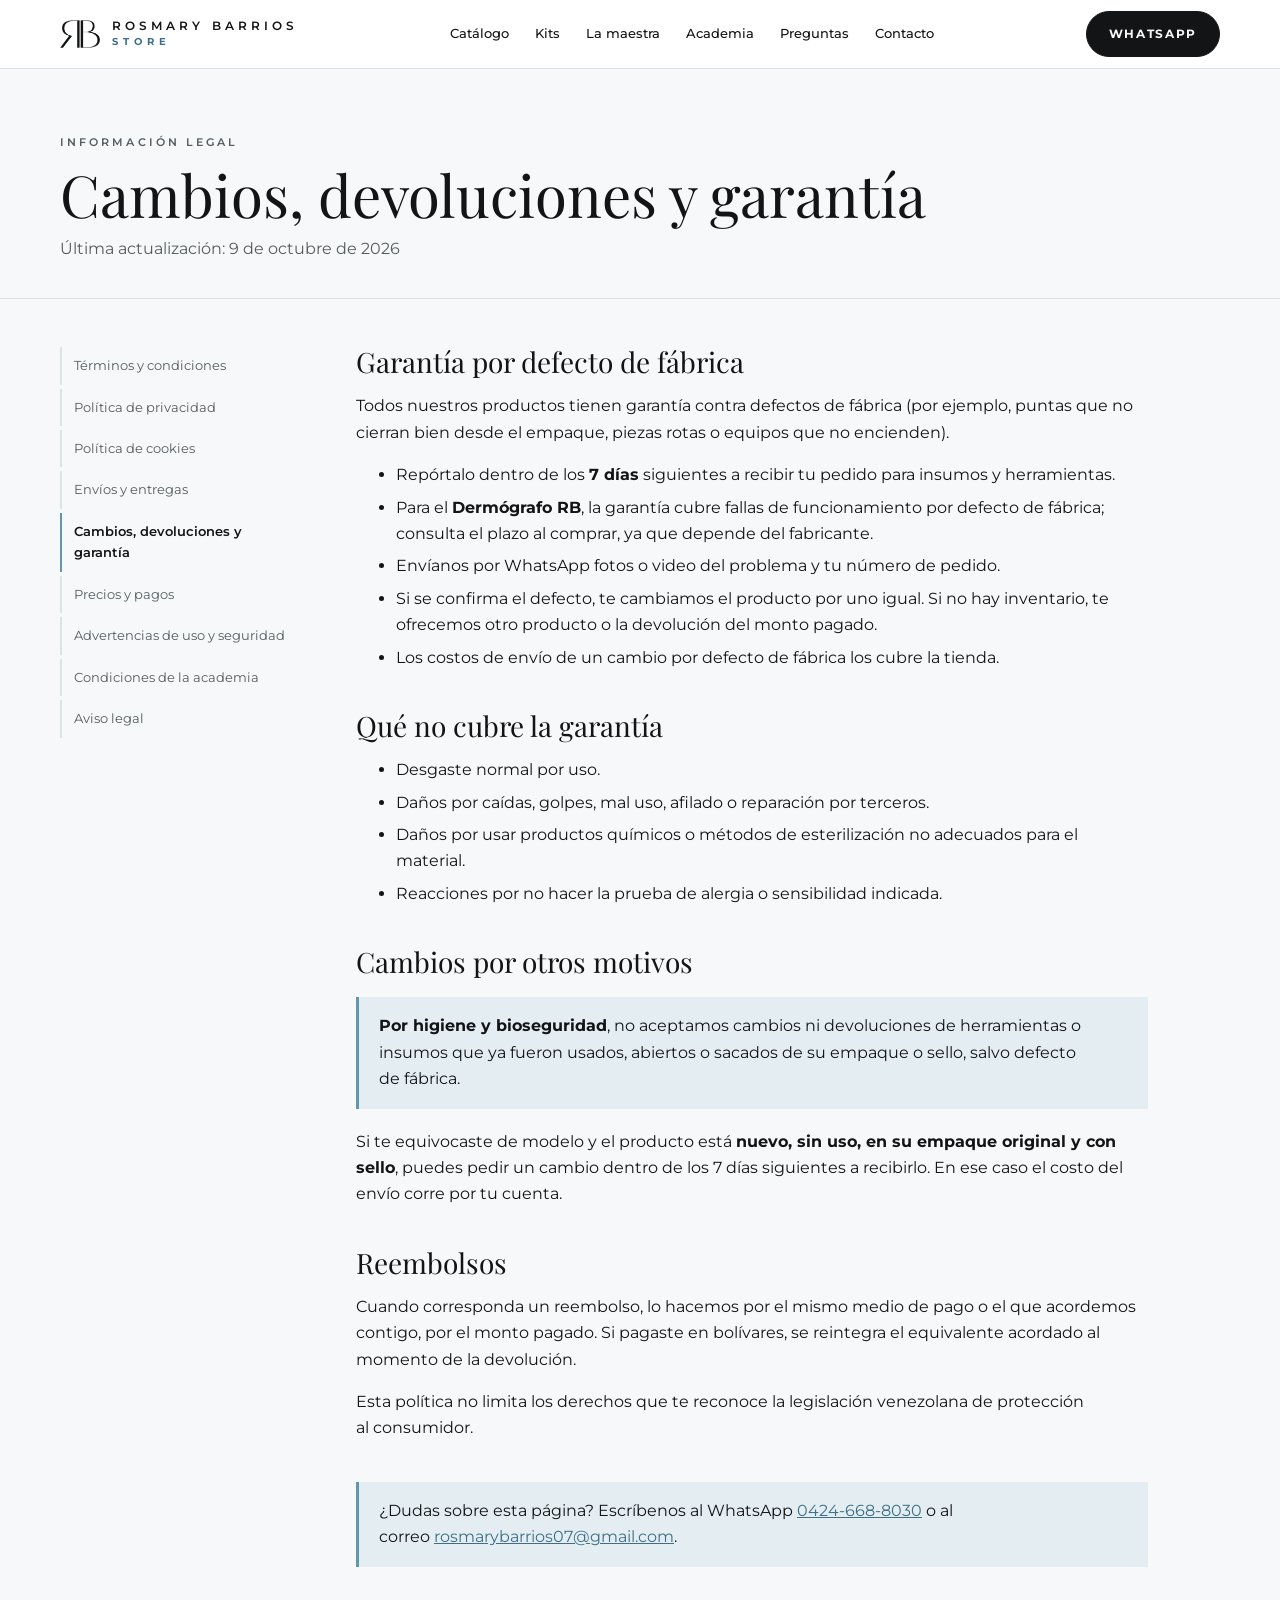
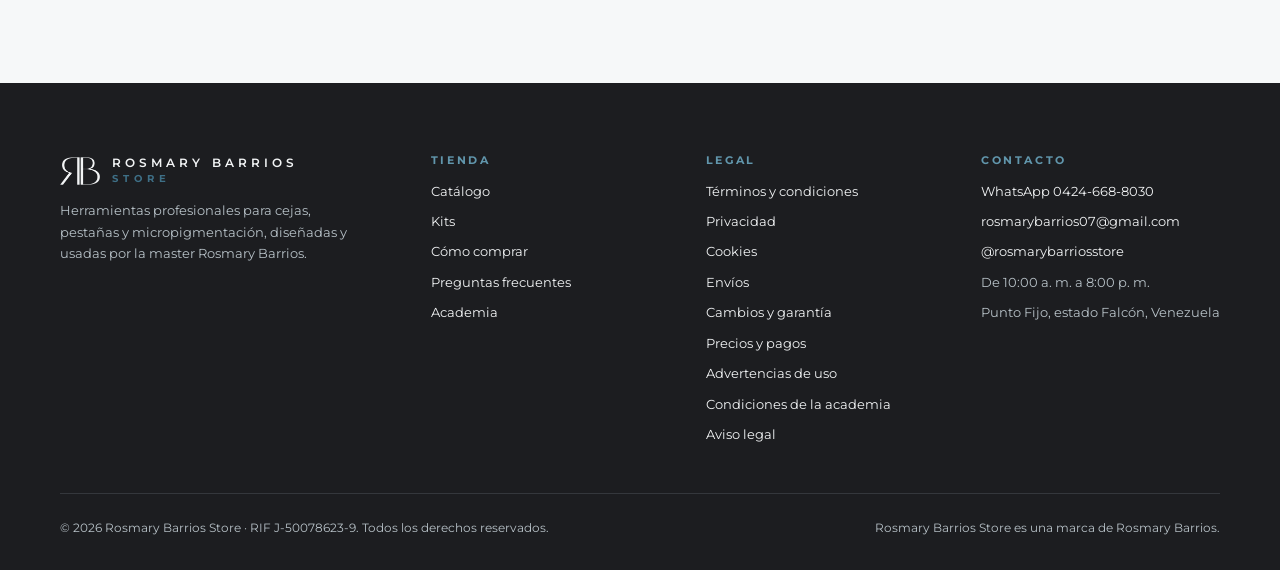
<file: legal/devoluciones.html>
<!doctype html>
<html lang="es-VE">
<head>
<meta charset="utf-8">
<meta name="viewport" content="width=device-width,initial-scale=1,viewport-fit=cover">
<title>Cambios, devoluciones y garantía · Rosmary Barrios Store</title>
<meta name="description" content="Garantía contra defectos de fábrica y política de cambios y devoluciones de Rosmary Barrios Store.">
<link rel="canonical" href="https://rosmarybarriosstore.vercel.app/legal/devoluciones.html">
<meta name="theme-color" content="#1C1D20">
<link rel="icon" type="image/png" href="../favicon.png">
<link rel="apple-touch-icon" href="../apple-touch-icon.png">
<link rel="preconnect" href="https://fonts.googleapis.com"><link rel="preconnect" href="https://fonts.gstatic.com" crossorigin>
<link rel="stylesheet" href="https://fonts.googleapis.com/css2?family=Montserrat:wght@400;500;600;700&family=Playfair+Display:ital,wght@0,400;0,500;1,400&display=swap">
<link rel="stylesheet" href="../assets/css/site.css">
</head>
<body>
<a class="skip" href="#main">Saltar al contenido</a>
<header class="top"><div class="wrap">
<a class="brand" href="../index.html" aria-label="Rosmary Barrios Store, inicio"><span class="mono" aria-hidden="true"></span><span class="brand-text"><b>ROSMARY BARRIOS</b><small>STORE</small></span></a>
<nav class="menu" aria-label="Secciones"><a href="../index.html#catalogo">Catálogo</a><a href="../index.html#kits">Kits</a><a href="../index.html#maestra">La maestra</a><a href="../index.html#academia">Academia</a><a href="../index.html#preguntas">Preguntas</a><a href="../index.html#contacto">Contacto</a></nav>
<div class="top-actions"><a class="btn btn-solid" href="https://wa.me/584246688030" target="_blank" rel="noopener">WhatsApp</a>
<button type="button" class="icon-btn burger" aria-expanded="false" aria-controls="mobile-nav" aria-label="Abrir menú"><span></span></button></div>
</div></header>
<nav class="mobile-nav" id="mobile-nav" aria-label="Menú"><a href="../index.html#catalogo">Catálogo</a><a href="../index.html#kits">Kits</a><a href="../index.html#maestra">La maestra</a><a href="../index.html#academia">Academia</a><a href="../index.html#preguntas">Preguntas</a><a href="../index.html#contacto">Contacto</a><a href="https://wa.me/584246688030" target="_blank" rel="noopener">WhatsApp</a><p class="mn-foot">0424-668-8030 · Envíos a toda Venezuela</p></nav>
<main id="main">
<div class="legal-hero"><div class="wrap"><p class="eyebrow">Información legal</p><h1>Cambios, devoluciones y garantía</h1><p>Última actualización: <span data-b="actualizado" data-label="Fecha"></span></p></div></div>
<div class="wrap legal-layout">
<nav class="legal-nav" aria-label="Páginas legales"><a href="terminos.html">Términos y condiciones</a><a href="privacidad.html">Política de privacidad</a><a href="cookies.html">Política de cookies</a><a href="envios.html">Envíos y entregas</a><a href="devoluciones.html" aria-current="page">Cambios, devoluciones y garantía</a><a href="pagos.html">Precios y pagos</a><a href="advertencias.html">Advertencias de uso y seguridad</a><a href="academia.html">Condiciones de la academia</a><a href="aviso-legal.html">Aviso legal</a></nav>
<article class="legal-body">

<h2>Garantía por defecto de fábrica</h2>
<p>Todos nuestros productos tienen garantía contra defectos de fábrica (por ejemplo, puntas que no cierran bien desde el empaque, piezas rotas o equipos que no encienden).</p>
<ul>
<li>Repórtalo dentro de los <b><span data-b="diasReclamo" data-label="Días"></span> días</b> siguientes a recibir tu pedido para insumos y herramientas.</li>
<li>Para el <b>Dermógrafo RB</b>, la garantía cubre fallas de funcionamiento por defecto de fábrica; consulta el plazo al comprar, ya que depende del fabricante.</li>
<li>Envíanos por WhatsApp fotos o video del problema y tu número de pedido.</li>
<li>Si se confirma el defecto, te cambiamos el producto por uno igual. Si no hay inventario, te ofrecemos otro producto o la devolución del monto pagado.</li>
<li>Los costos de envío de un cambio por defecto de fábrica los cubre la tienda.</li>
</ul>
<h2>Qué no cubre la garantía</h2>
<ul>
<li>Desgaste normal por uso.</li>
<li>Daños por caídas, golpes, mal uso, afilado o reparación por terceros.</li>
<li>Daños por usar productos químicos o métodos de esterilización no adecuados para el material.</li>
<li>Reacciones por no hacer la prueba de alergia o sensibilidad indicada.</li>
</ul>
<h2>Cambios por otros motivos</h2>
<div class="callout"><p style="margin:0"><b>Por higiene y bioseguridad</b>, no aceptamos cambios ni devoluciones de herramientas o insumos que ya fueron usados, abiertos o sacados de su empaque o sello, salvo defecto de fábrica.</p></div>
<p>Si te equivocaste de modelo y el producto está <b>nuevo, sin uso, en su empaque original y con sello</b>, puedes pedir un cambio dentro de los <span data-b="diasReclamo" data-label="Días"></span> días siguientes a recibirlo. En ese caso el costo del envío corre por tu cuenta.</p>
<h2>Reembolsos</h2>
<p>Cuando corresponda un reembolso, lo hacemos por el mismo medio de pago o el que acordemos contigo, por el monto pagado. Si pagaste en bolívares, se reintegra el equivalente acordado al momento de la devolución.</p>
<p>Esta política no limita los derechos que te reconoce la legislación venezolana de protección al consumidor.</p>

<div class="callout" style="margin-top:40px"><p style="margin:0">¿Dudas sobre esta página? Escríbenos al WhatsApp <a href="https://wa.me/584246688030" target="_blank" rel="noopener">0424-668-8030</a> o al correo <a data-b="correo" data-label="Correo" href="#"></a>.</p></div>
</article>
</div>
</main>
<footer class="site"><div class="wrap">
<div class="fgrid">
<div class="fbrand"><a class="brand" href="../index.html" style="color:var(--studio-ink)"><span class="mono" aria-hidden="true"></span><span><b>ROSMARY BARRIOS</b><small>STORE</small></span></a>
<p>Herramientas profesionales para cejas, pestañas y micropigmentación, diseñadas y usadas por la master Rosmary Barrios.</p></div>
<div><h3>Tienda</h3><ul><li><a href="../index.html#catalogo">Catálogo</a></li><li><a href="../index.html#kits">Kits</a></li><li><a href="../index.html#comprar">Cómo comprar</a></li><li><a href="../index.html#preguntas">Preguntas frecuentes</a></li><li><a href="https://rosmarybarriosacademy.com" target="_blank" rel="noopener">Academia</a></li></ul></div>
<div><h3>Legal</h3><ul><li><a href="../legal/terminos.html">Términos y condiciones</a></li><li><a href="../legal/privacidad.html">Privacidad</a></li><li><a href="../legal/cookies.html">Cookies</a></li><li><a href="../legal/envios.html">Envíos</a></li><li><a href="../legal/devoluciones.html">Cambios y garantía</a></li><li><a href="../legal/pagos.html">Precios y pagos</a></li><li><a href="../legal/advertencias.html">Advertencias de uso</a></li><li><a href="../legal/academia.html">Condiciones de la academia</a></li><li><a href="../legal/aviso-legal.html">Aviso legal</a></li></ul></div>
<div><h3>Contacto</h3><ul><li><a href="https://wa.me/584246688030" target="_blank" rel="noopener">WhatsApp 0424-668-8030</a></li><li><a data-b="correo" data-label="Correo" href="#"></a></li><li data-if="instagram"><a data-b="instagram" href="#"></a></li><li data-if="horario"><span data-b="horario" data-label="Horario"></span></li><li><span data-b="ciudad" data-label="Ciudad"></span>, Venezuela</li></ul></div>
</div>
<div class="flegal"><span>© <span data-year></span> <span data-b="razonSocial" data-label="Razón social"></span> · RIF <span data-b="rif" data-label="RIF"></span>. Todos los derechos reservados.</span><span>Rosmary Barrios Store es una marca de Rosmary Barrios.</span></div>
</div></footer>
<script src="../assets/js/site.js"></script>
</body>
</html>
</file>
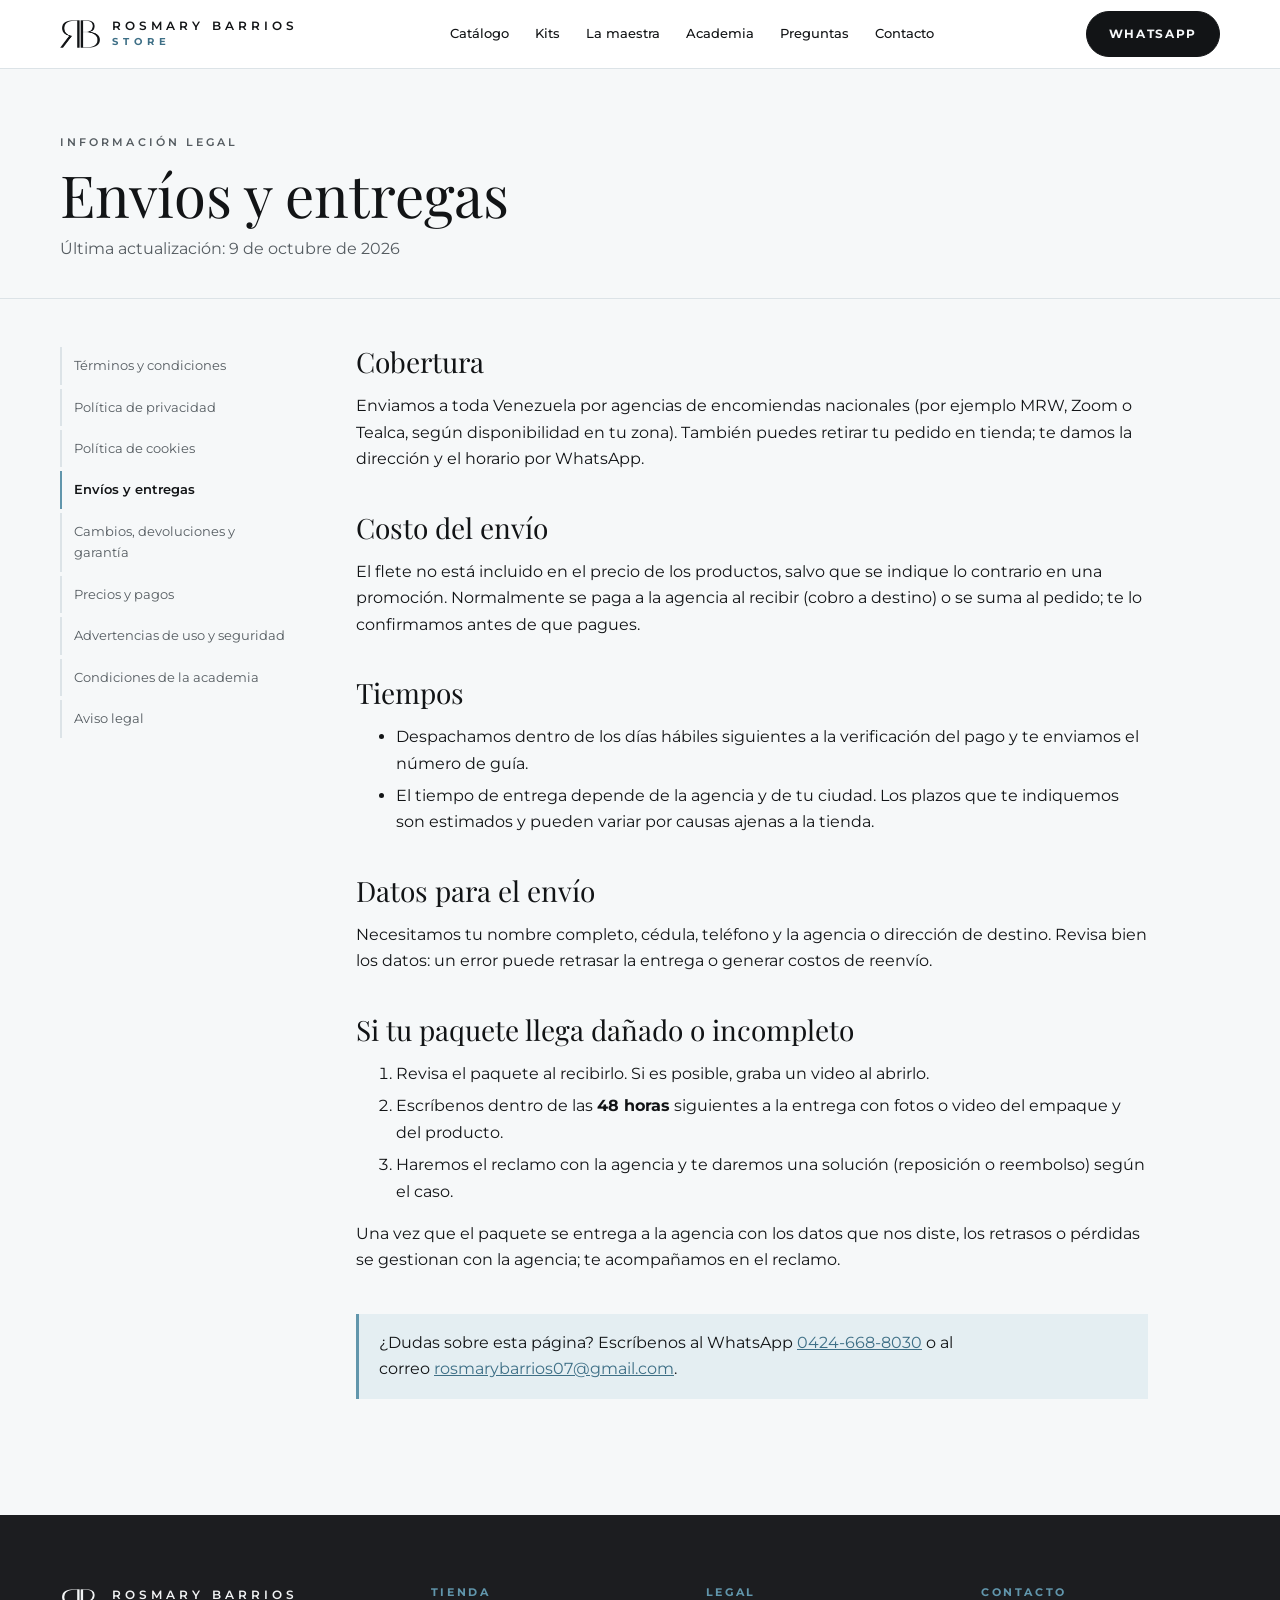
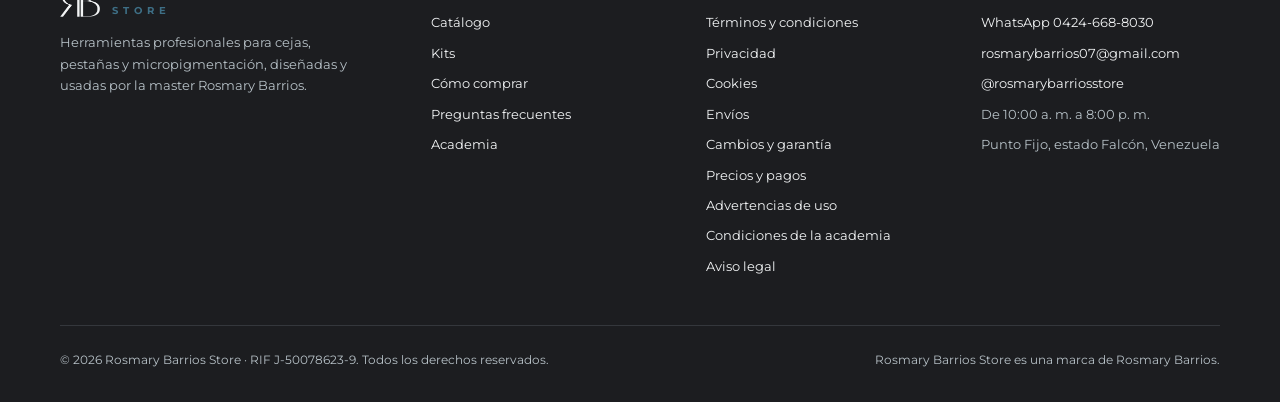
<file: legal/envios.html>
<!doctype html>
<html lang="es-VE">
<head>
<meta charset="utf-8">
<meta name="viewport" content="width=device-width,initial-scale=1,viewport-fit=cover">
<title>Envíos y entregas · Rosmary Barrios Store</title>
<meta name="description" content="Cómo envía Rosmary Barrios Store a toda Venezuela: agencias, costos, tiempos y qué hacer si tu paquete llega dañado.">
<link rel="canonical" href="https://rosmarybarriosstore.vercel.app/legal/envios.html">
<meta name="theme-color" content="#1C1D20">
<link rel="icon" type="image/png" href="../favicon.png">
<link rel="apple-touch-icon" href="../apple-touch-icon.png">
<link rel="preconnect" href="https://fonts.googleapis.com"><link rel="preconnect" href="https://fonts.gstatic.com" crossorigin>
<link rel="stylesheet" href="https://fonts.googleapis.com/css2?family=Montserrat:wght@400;500;600;700&family=Playfair+Display:ital,wght@0,400;0,500;1,400&display=swap">
<link rel="stylesheet" href="../assets/css/site.css">
</head>
<body>
<a class="skip" href="#main">Saltar al contenido</a>
<header class="top"><div class="wrap">
<a class="brand" href="../index.html" aria-label="Rosmary Barrios Store, inicio"><span class="mono" aria-hidden="true"></span><span class="brand-text"><b>ROSMARY BARRIOS</b><small>STORE</small></span></a>
<nav class="menu" aria-label="Secciones"><a href="../index.html#catalogo">Catálogo</a><a href="../index.html#kits">Kits</a><a href="../index.html#maestra">La maestra</a><a href="../index.html#academia">Academia</a><a href="../index.html#preguntas">Preguntas</a><a href="../index.html#contacto">Contacto</a></nav>
<div class="top-actions"><a class="btn btn-solid" href="https://wa.me/584246688030" target="_blank" rel="noopener">WhatsApp</a>
<button type="button" class="icon-btn burger" aria-expanded="false" aria-controls="mobile-nav" aria-label="Abrir menú"><span></span></button></div>
</div></header>
<nav class="mobile-nav" id="mobile-nav" aria-label="Menú"><a href="../index.html#catalogo">Catálogo</a><a href="../index.html#kits">Kits</a><a href="../index.html#maestra">La maestra</a><a href="../index.html#academia">Academia</a><a href="../index.html#preguntas">Preguntas</a><a href="../index.html#contacto">Contacto</a><a href="https://wa.me/584246688030" target="_blank" rel="noopener">WhatsApp</a><p class="mn-foot">0424-668-8030 · Envíos a toda Venezuela</p></nav>
<main id="main">
<div class="legal-hero"><div class="wrap"><p class="eyebrow">Información legal</p><h1>Envíos y entregas</h1><p>Última actualización: <span data-b="actualizado" data-label="Fecha"></span></p></div></div>
<div class="wrap legal-layout">
<nav class="legal-nav" aria-label="Páginas legales"><a href="terminos.html">Términos y condiciones</a><a href="privacidad.html">Política de privacidad</a><a href="cookies.html">Política de cookies</a><a href="envios.html" aria-current="page">Envíos y entregas</a><a href="devoluciones.html">Cambios, devoluciones y garantía</a><a href="pagos.html">Precios y pagos</a><a href="advertencias.html">Advertencias de uso y seguridad</a><a href="academia.html">Condiciones de la academia</a><a href="aviso-legal.html">Aviso legal</a></nav>
<article class="legal-body">

<h2>Cobertura</h2>
<p>Enviamos a toda Venezuela por agencias de encomiendas nacionales (por ejemplo MRW, Zoom o Tealca, según disponibilidad en tu zona). También puedes retirar tu pedido en tienda; te damos la dirección y el horario por WhatsApp.</p>
<h2>Costo del envío</h2>
<p>El flete no está incluido en el precio de los productos, salvo que se indique lo contrario en una promoción. Normalmente se paga a la agencia al recibir (cobro a destino) o se suma al pedido; te lo confirmamos antes de que pagues.</p>
<h2>Tiempos</h2>
<ul>
<li>Despachamos dentro de los días hábiles siguientes a la verificación del pago y te enviamos el número de guía.</li>
<li>El tiempo de entrega depende de la agencia y de tu ciudad. Los plazos que te indiquemos son estimados y pueden variar por causas ajenas a la tienda.</li>
</ul>
<h2>Datos para el envío</h2>
<p>Necesitamos tu nombre completo, cédula, teléfono y la agencia o dirección de destino. Revisa bien los datos: un error puede retrasar la entrega o generar costos de reenvío.</p>
<h2>Si tu paquete llega dañado o incompleto</h2>
<ol>
<li>Revisa el paquete al recibirlo. Si es posible, graba un video al abrirlo.</li>
<li>Escríbenos dentro de las <b>48 horas</b> siguientes a la entrega con fotos o video del empaque y del producto.</li>
<li>Haremos el reclamo con la agencia y te daremos una solución (reposición o reembolso) según el caso.</li>
</ol>
<p>Una vez que el paquete se entrega a la agencia con los datos que nos diste, los retrasos o pérdidas se gestionan con la agencia; te acompañamos en el reclamo.</p>

<div class="callout" style="margin-top:40px"><p style="margin:0">¿Dudas sobre esta página? Escríbenos al WhatsApp <a href="https://wa.me/584246688030" target="_blank" rel="noopener">0424-668-8030</a> o al correo <a data-b="correo" data-label="Correo" href="#"></a>.</p></div>
</article>
</div>
</main>
<footer class="site"><div class="wrap">
<div class="fgrid">
<div class="fbrand"><a class="brand" href="../index.html" style="color:var(--studio-ink)"><span class="mono" aria-hidden="true"></span><span><b>ROSMARY BARRIOS</b><small>STORE</small></span></a>
<p>Herramientas profesionales para cejas, pestañas y micropigmentación, diseñadas y usadas por la master Rosmary Barrios.</p></div>
<div><h3>Tienda</h3><ul><li><a href="../index.html#catalogo">Catálogo</a></li><li><a href="../index.html#kits">Kits</a></li><li><a href="../index.html#comprar">Cómo comprar</a></li><li><a href="../index.html#preguntas">Preguntas frecuentes</a></li><li><a href="https://rosmarybarriosacademy.com" target="_blank" rel="noopener">Academia</a></li></ul></div>
<div><h3>Legal</h3><ul><li><a href="../legal/terminos.html">Términos y condiciones</a></li><li><a href="../legal/privacidad.html">Privacidad</a></li><li><a href="../legal/cookies.html">Cookies</a></li><li><a href="../legal/envios.html">Envíos</a></li><li><a href="../legal/devoluciones.html">Cambios y garantía</a></li><li><a href="../legal/pagos.html">Precios y pagos</a></li><li><a href="../legal/advertencias.html">Advertencias de uso</a></li><li><a href="../legal/academia.html">Condiciones de la academia</a></li><li><a href="../legal/aviso-legal.html">Aviso legal</a></li></ul></div>
<div><h3>Contacto</h3><ul><li><a href="https://wa.me/584246688030" target="_blank" rel="noopener">WhatsApp 0424-668-8030</a></li><li><a data-b="correo" data-label="Correo" href="#"></a></li><li data-if="instagram"><a data-b="instagram" href="#"></a></li><li data-if="horario"><span data-b="horario" data-label="Horario"></span></li><li><span data-b="ciudad" data-label="Ciudad"></span>, Venezuela</li></ul></div>
</div>
<div class="flegal"><span>© <span data-year></span> <span data-b="razonSocial" data-label="Razón social"></span> · RIF <span data-b="rif" data-label="RIF"></span>. Todos los derechos reservados.</span><span>Rosmary Barrios Store es una marca de Rosmary Barrios.</span></div>
</div></footer>
<script src="../assets/js/site.js"></script>
</body>
</html>
</file>
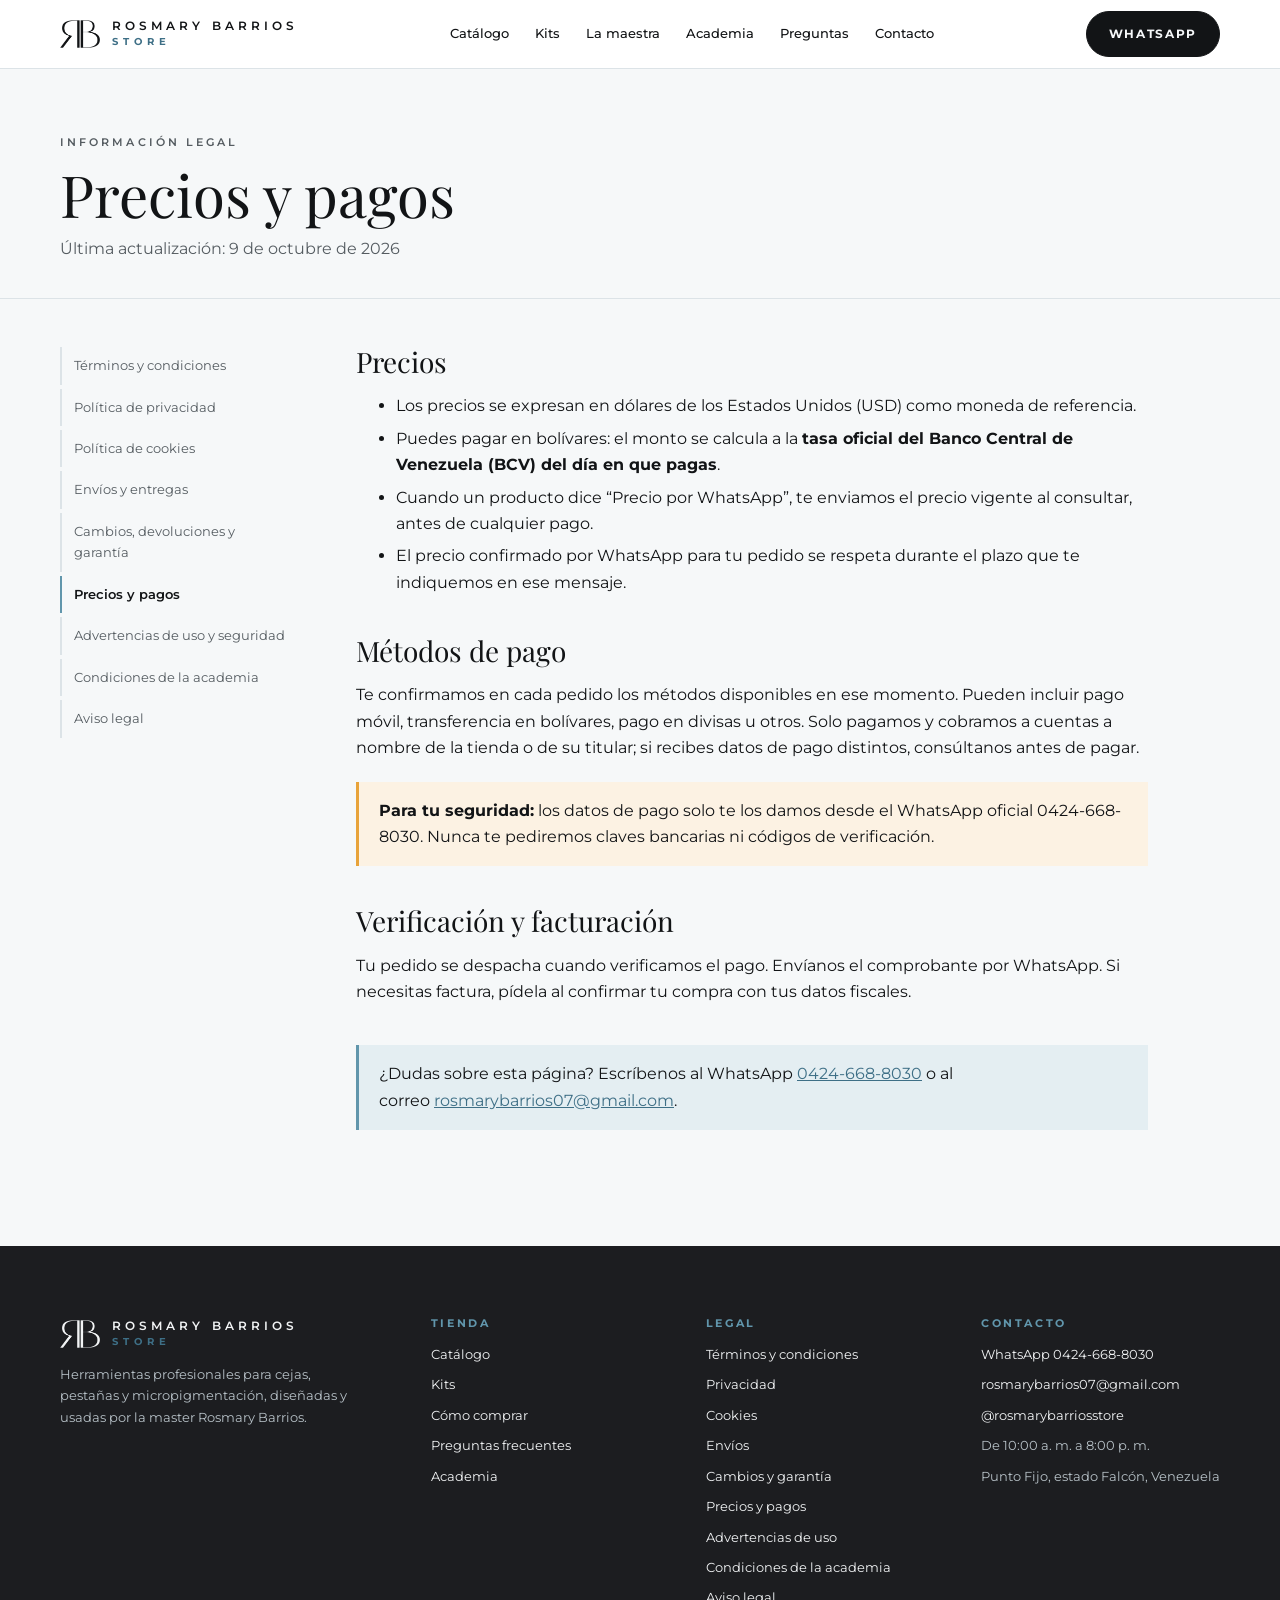
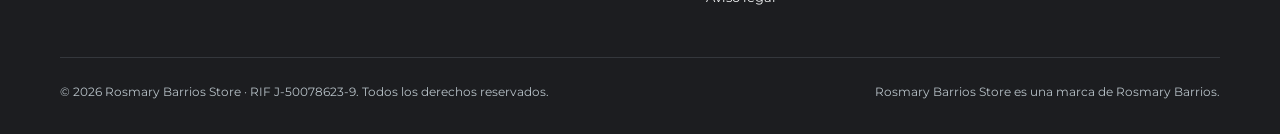
<file: legal/pagos.html>
<!doctype html>
<html lang="es-VE">
<head>
<meta charset="utf-8">
<meta name="viewport" content="width=device-width,initial-scale=1,viewport-fit=cover">
<title>Precios y pagos · Rosmary Barrios Store</title>
<meta name="description" content="Cómo se expresan los precios y qué métodos de pago acepta Rosmary Barrios Store.">
<link rel="canonical" href="https://rosmarybarriosstore.vercel.app/legal/pagos.html">
<meta name="theme-color" content="#1C1D20">
<link rel="icon" type="image/png" href="../favicon.png">
<link rel="apple-touch-icon" href="../apple-touch-icon.png">
<link rel="preconnect" href="https://fonts.googleapis.com"><link rel="preconnect" href="https://fonts.gstatic.com" crossorigin>
<link rel="stylesheet" href="https://fonts.googleapis.com/css2?family=Montserrat:wght@400;500;600;700&family=Playfair+Display:ital,wght@0,400;0,500;1,400&display=swap">
<link rel="stylesheet" href="../assets/css/site.css">
</head>
<body>
<a class="skip" href="#main">Saltar al contenido</a>
<header class="top"><div class="wrap">
<a class="brand" href="../index.html" aria-label="Rosmary Barrios Store, inicio"><span class="mono" aria-hidden="true"></span><span class="brand-text"><b>ROSMARY BARRIOS</b><small>STORE</small></span></a>
<nav class="menu" aria-label="Secciones"><a href="../index.html#catalogo">Catálogo</a><a href="../index.html#kits">Kits</a><a href="../index.html#maestra">La maestra</a><a href="../index.html#academia">Academia</a><a href="../index.html#preguntas">Preguntas</a><a href="../index.html#contacto">Contacto</a></nav>
<div class="top-actions"><a class="btn btn-solid" href="https://wa.me/584246688030" target="_blank" rel="noopener">WhatsApp</a>
<button type="button" class="icon-btn burger" aria-expanded="false" aria-controls="mobile-nav" aria-label="Abrir menú"><span></span></button></div>
</div></header>
<nav class="mobile-nav" id="mobile-nav" aria-label="Menú"><a href="../index.html#catalogo">Catálogo</a><a href="../index.html#kits">Kits</a><a href="../index.html#maestra">La maestra</a><a href="../index.html#academia">Academia</a><a href="../index.html#preguntas">Preguntas</a><a href="../index.html#contacto">Contacto</a><a href="https://wa.me/584246688030" target="_blank" rel="noopener">WhatsApp</a><p class="mn-foot">0424-668-8030 · Envíos a toda Venezuela</p></nav>
<main id="main">
<div class="legal-hero"><div class="wrap"><p class="eyebrow">Información legal</p><h1>Precios y pagos</h1><p>Última actualización: <span data-b="actualizado" data-label="Fecha"></span></p></div></div>
<div class="wrap legal-layout">
<nav class="legal-nav" aria-label="Páginas legales"><a href="terminos.html">Términos y condiciones</a><a href="privacidad.html">Política de privacidad</a><a href="cookies.html">Política de cookies</a><a href="envios.html">Envíos y entregas</a><a href="devoluciones.html">Cambios, devoluciones y garantía</a><a href="pagos.html" aria-current="page">Precios y pagos</a><a href="advertencias.html">Advertencias de uso y seguridad</a><a href="academia.html">Condiciones de la academia</a><a href="aviso-legal.html">Aviso legal</a></nav>
<article class="legal-body">

<h2>Precios</h2>
<ul>
<li>Los precios se expresan en dólares de los Estados Unidos (USD) como moneda de referencia.</li>
<li>Puedes pagar en bolívares: el monto se calcula a la <b>tasa oficial del Banco Central de Venezuela (BCV) del día en que pagas</b>.</li>
<li>Cuando un producto dice “Precio por WhatsApp”, te enviamos el precio vigente al consultar, antes de cualquier pago.</li>
<li>El precio confirmado por WhatsApp para tu pedido se respeta durante el plazo que te indiquemos en ese mensaje.</li>
</ul>
<h2>Métodos de pago</h2>
<p>Te confirmamos en cada pedido los métodos disponibles en ese momento. Pueden incluir pago móvil, transferencia en bolívares, pago en divisas u otros. Solo pagamos y cobramos a cuentas a nombre de la tienda o de su titular; si recibes datos de pago distintos, consúltanos antes de pagar.</p>
<div class="callout warn"><p style="margin:0"><b>Para tu seguridad:</b> los datos de pago solo te los damos desde el WhatsApp oficial 0424-668-8030. Nunca te pediremos claves bancarias ni códigos de verificación.</p></div>
<h2>Verificación y facturación</h2>
<p>Tu pedido se despacha cuando verificamos el pago. Envíanos el comprobante por WhatsApp. Si necesitas factura, pídela al confirmar tu compra con tus datos fiscales.</p>

<div class="callout" style="margin-top:40px"><p style="margin:0">¿Dudas sobre esta página? Escríbenos al WhatsApp <a href="https://wa.me/584246688030" target="_blank" rel="noopener">0424-668-8030</a> o al correo <a data-b="correo" data-label="Correo" href="#"></a>.</p></div>
</article>
</div>
</main>
<footer class="site"><div class="wrap">
<div class="fgrid">
<div class="fbrand"><a class="brand" href="../index.html" style="color:var(--studio-ink)"><span class="mono" aria-hidden="true"></span><span><b>ROSMARY BARRIOS</b><small>STORE</small></span></a>
<p>Herramientas profesionales para cejas, pestañas y micropigmentación, diseñadas y usadas por la master Rosmary Barrios.</p></div>
<div><h3>Tienda</h3><ul><li><a href="../index.html#catalogo">Catálogo</a></li><li><a href="../index.html#kits">Kits</a></li><li><a href="../index.html#comprar">Cómo comprar</a></li><li><a href="../index.html#preguntas">Preguntas frecuentes</a></li><li><a href="https://rosmarybarriosacademy.com" target="_blank" rel="noopener">Academia</a></li></ul></div>
<div><h3>Legal</h3><ul><li><a href="../legal/terminos.html">Términos y condiciones</a></li><li><a href="../legal/privacidad.html">Privacidad</a></li><li><a href="../legal/cookies.html">Cookies</a></li><li><a href="../legal/envios.html">Envíos</a></li><li><a href="../legal/devoluciones.html">Cambios y garantía</a></li><li><a href="../legal/pagos.html">Precios y pagos</a></li><li><a href="../legal/advertencias.html">Advertencias de uso</a></li><li><a href="../legal/academia.html">Condiciones de la academia</a></li><li><a href="../legal/aviso-legal.html">Aviso legal</a></li></ul></div>
<div><h3>Contacto</h3><ul><li><a href="https://wa.me/584246688030" target="_blank" rel="noopener">WhatsApp 0424-668-8030</a></li><li><a data-b="correo" data-label="Correo" href="#"></a></li><li data-if="instagram"><a data-b="instagram" href="#"></a></li><li data-if="horario"><span data-b="horario" data-label="Horario"></span></li><li><span data-b="ciudad" data-label="Ciudad"></span>, Venezuela</li></ul></div>
</div>
<div class="flegal"><span>© <span data-year></span> <span data-b="razonSocial" data-label="Razón social"></span> · RIF <span data-b="rif" data-label="RIF"></span>. Todos los derechos reservados.</span><span>Rosmary Barrios Store es una marca de Rosmary Barrios.</span></div>
</div></footer>
<script src="../assets/js/site.js"></script>
</body>
</html>
</file>
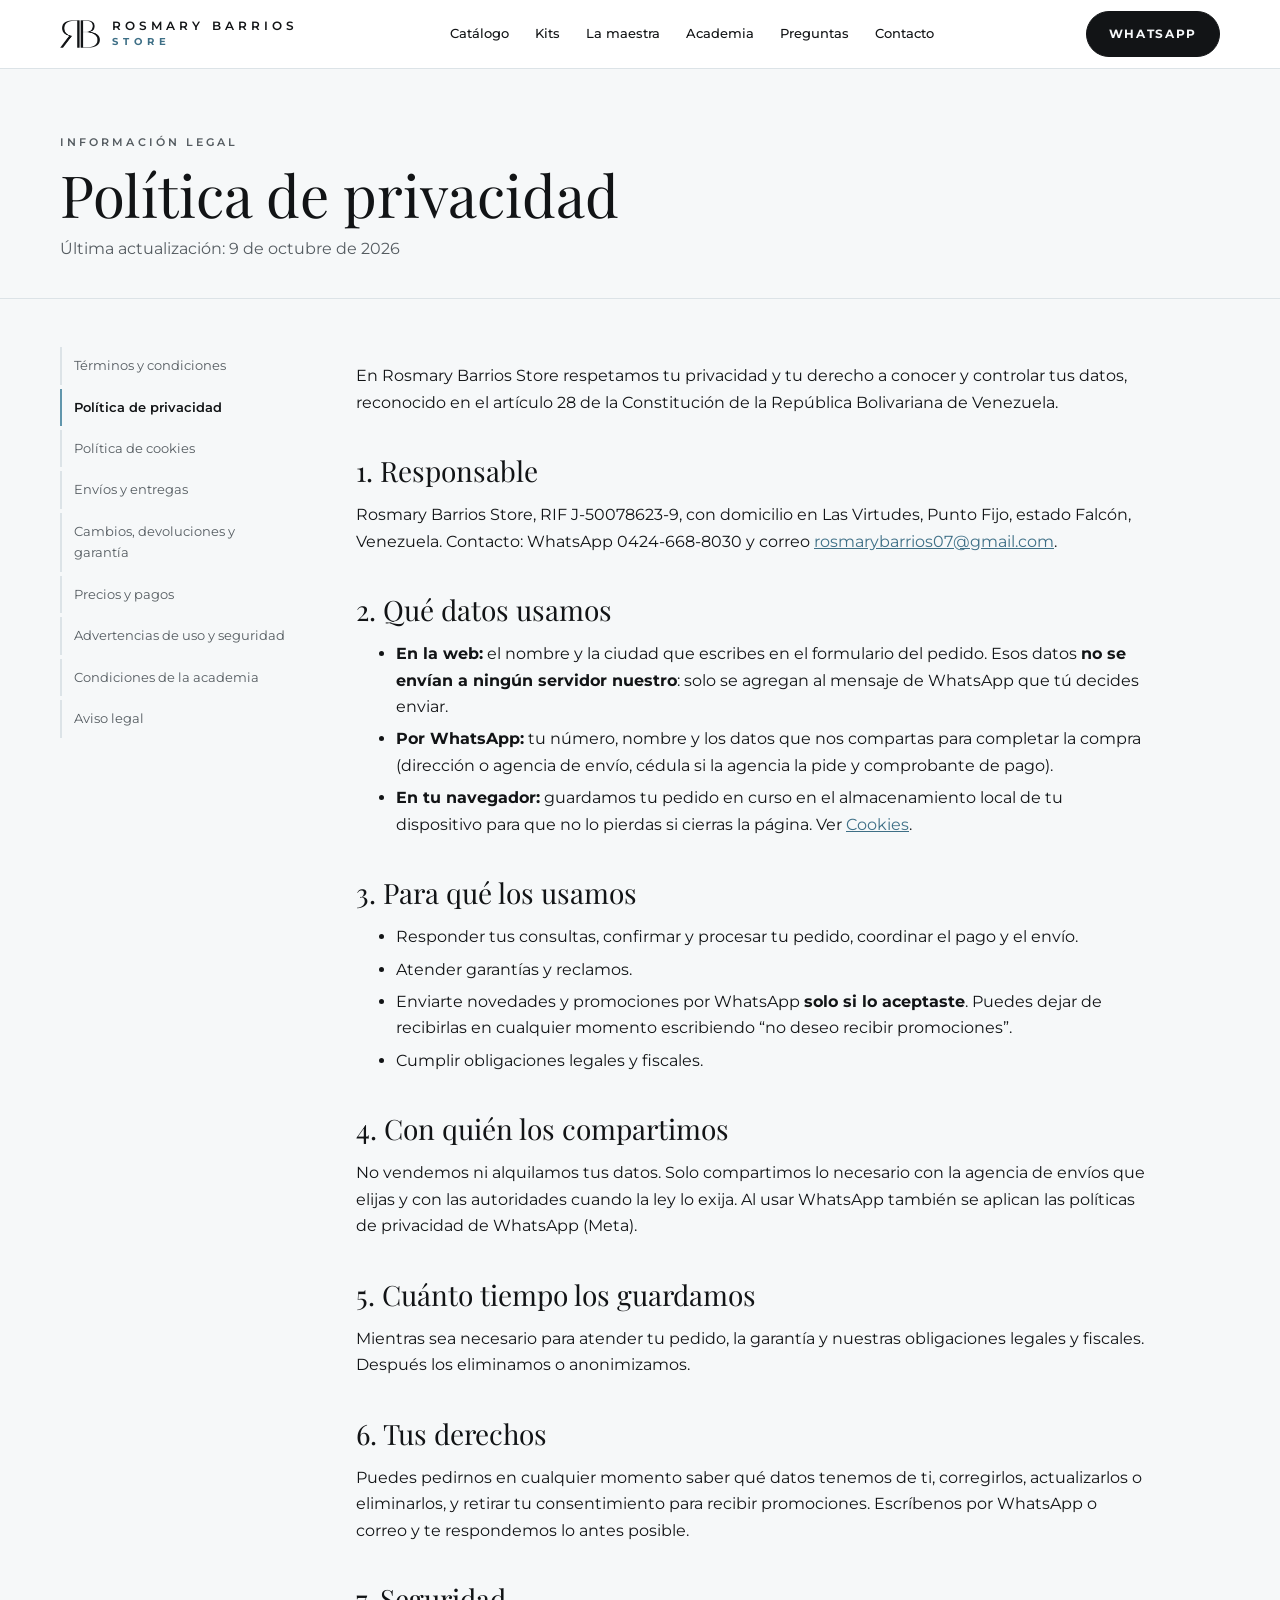
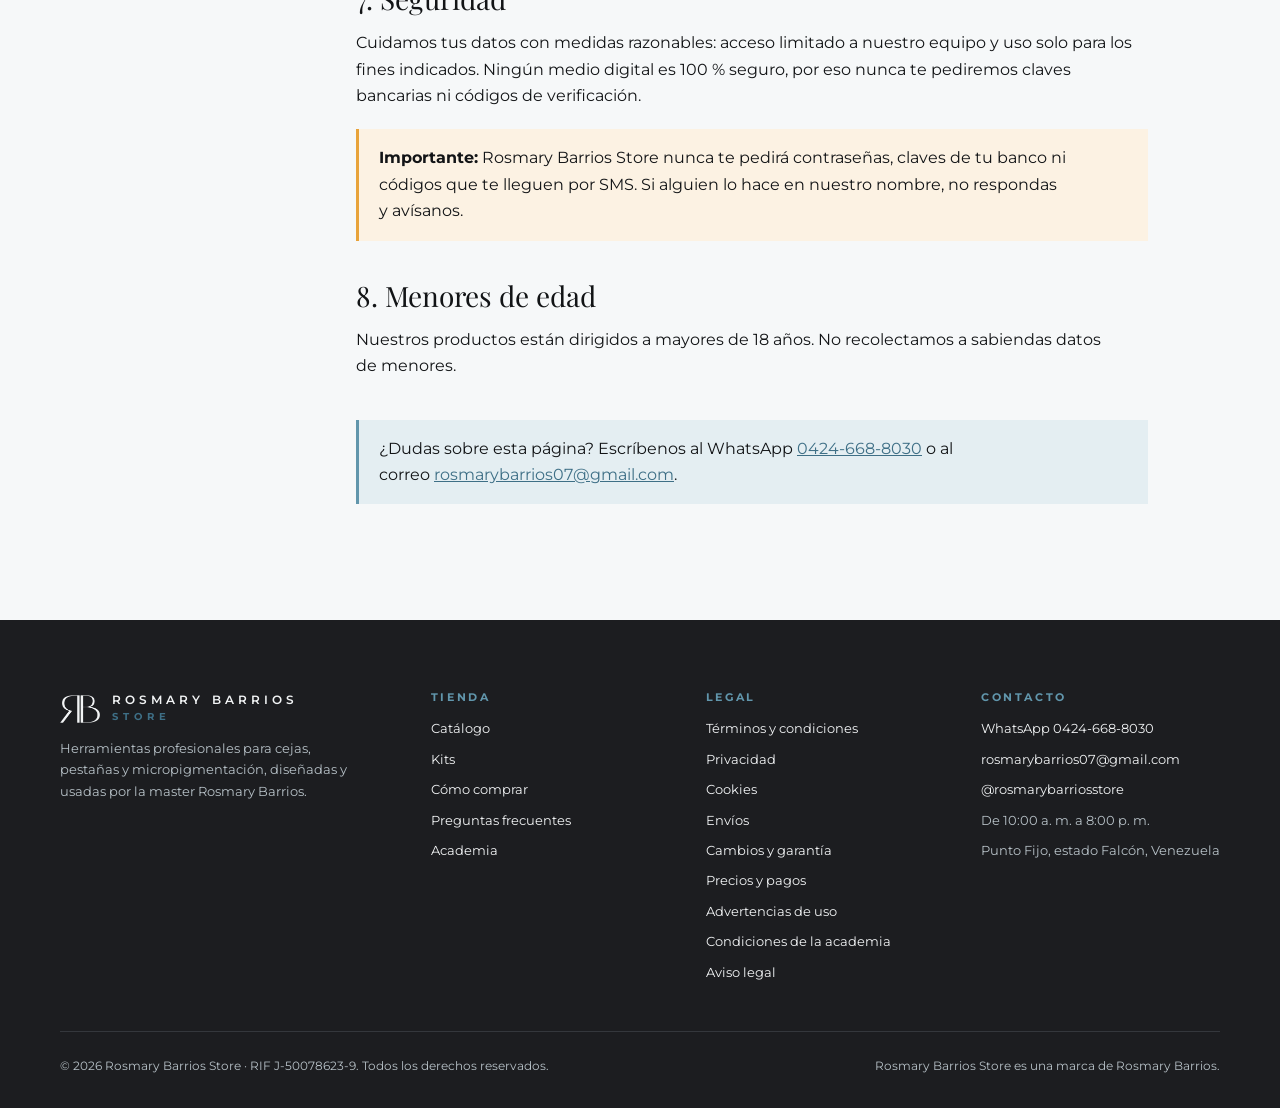
<file: legal/privacidad.html>
<!doctype html>
<html lang="es-VE">
<head>
<meta charset="utf-8">
<meta name="viewport" content="width=device-width,initial-scale=1,viewport-fit=cover">
<title>Política de privacidad · Rosmary Barrios Store</title>
<meta name="description" content="Cómo Rosmary Barrios Store usa y protege tus datos personales cuando haces un pedido por WhatsApp.">
<link rel="canonical" href="https://rosmarybarriosstore.vercel.app/legal/privacidad.html">
<meta name="theme-color" content="#1C1D20">
<link rel="icon" type="image/png" href="../favicon.png">
<link rel="apple-touch-icon" href="../apple-touch-icon.png">
<link rel="preconnect" href="https://fonts.googleapis.com"><link rel="preconnect" href="https://fonts.gstatic.com" crossorigin>
<link rel="stylesheet" href="https://fonts.googleapis.com/css2?family=Montserrat:wght@400;500;600;700&family=Playfair+Display:ital,wght@0,400;0,500;1,400&display=swap">
<link rel="stylesheet" href="../assets/css/site.css">
</head>
<body>
<a class="skip" href="#main">Saltar al contenido</a>
<header class="top"><div class="wrap">
<a class="brand" href="../index.html" aria-label="Rosmary Barrios Store, inicio"><span class="mono" aria-hidden="true"></span><span class="brand-text"><b>ROSMARY BARRIOS</b><small>STORE</small></span></a>
<nav class="menu" aria-label="Secciones"><a href="../index.html#catalogo">Catálogo</a><a href="../index.html#kits">Kits</a><a href="../index.html#maestra">La maestra</a><a href="../index.html#academia">Academia</a><a href="../index.html#preguntas">Preguntas</a><a href="../index.html#contacto">Contacto</a></nav>
<div class="top-actions"><a class="btn btn-solid" href="https://wa.me/584246688030" target="_blank" rel="noopener">WhatsApp</a>
<button type="button" class="icon-btn burger" aria-expanded="false" aria-controls="mobile-nav" aria-label="Abrir menú"><span></span></button></div>
</div></header>
<nav class="mobile-nav" id="mobile-nav" aria-label="Menú"><a href="../index.html#catalogo">Catálogo</a><a href="../index.html#kits">Kits</a><a href="../index.html#maestra">La maestra</a><a href="../index.html#academia">Academia</a><a href="../index.html#preguntas">Preguntas</a><a href="../index.html#contacto">Contacto</a><a href="https://wa.me/584246688030" target="_blank" rel="noopener">WhatsApp</a><p class="mn-foot">0424-668-8030 · Envíos a toda Venezuela</p></nav>
<main id="main">
<div class="legal-hero"><div class="wrap"><p class="eyebrow">Información legal</p><h1>Política de privacidad</h1><p>Última actualización: <span data-b="actualizado" data-label="Fecha"></span></p></div></div>
<div class="wrap legal-layout">
<nav class="legal-nav" aria-label="Páginas legales"><a href="terminos.html">Términos y condiciones</a><a href="privacidad.html" aria-current="page">Política de privacidad</a><a href="cookies.html">Política de cookies</a><a href="envios.html">Envíos y entregas</a><a href="devoluciones.html">Cambios, devoluciones y garantía</a><a href="pagos.html">Precios y pagos</a><a href="advertencias.html">Advertencias de uso y seguridad</a><a href="academia.html">Condiciones de la academia</a><a href="aviso-legal.html">Aviso legal</a></nav>
<article class="legal-body">

<p>En Rosmary Barrios Store respetamos tu privacidad y tu derecho a conocer y controlar tus datos, reconocido en el artículo 28 de la Constitución de la República Bolivariana de Venezuela.</p>
<h2>1. Responsable</h2>
<p><span data-b="razonSocial" data-label="Razón social"></span>, RIF <span data-b="rif" data-label="RIF"></span>, con domicilio en <span data-b="direccion" data-label="Dirección fiscal"></span>. Contacto: WhatsApp 0424-668-8030 y correo <a data-b="correo" data-label="Correo" href="#"></a>.</p>
<h2>2. Qué datos usamos</h2>
<ul>
<li><b>En la web:</b> el nombre y la ciudad que escribes en el formulario del pedido. Esos datos <b>no se envían a ningún servidor nuestro</b>: solo se agregan al mensaje de WhatsApp que tú decides enviar.</li>
<li><b>Por WhatsApp:</b> tu número, nombre y los datos que nos compartas para completar la compra (dirección o agencia de envío, cédula si la agencia la pide y comprobante de pago).</li>
<li><b>En tu navegador:</b> guardamos tu pedido en curso en el almacenamiento local de tu dispositivo para que no lo pierdas si cierras la página. Ver <a href="cookies.html">Cookies</a>.</li>
</ul>
<h2>3. Para qué los usamos</h2>
<ul>
<li>Responder tus consultas, confirmar y procesar tu pedido, coordinar el pago y el envío.</li>
<li>Atender garantías y reclamos.</li>
<li>Enviarte novedades y promociones por WhatsApp <b>solo si lo aceptaste</b>. Puedes dejar de recibirlas en cualquier momento escribiendo “no deseo recibir promociones”.</li>
<li>Cumplir obligaciones legales y fiscales.</li>
</ul>
<h2>4. Con quién los compartimos</h2>
<p>No vendemos ni alquilamos tus datos. Solo compartimos lo necesario con la agencia de envíos que elijas y con las autoridades cuando la ley lo exija. Al usar WhatsApp también se aplican las políticas de privacidad de WhatsApp (Meta).</p>
<h2>5. Cuánto tiempo los guardamos</h2>
<p>Mientras sea necesario para atender tu pedido, la garantía y nuestras obligaciones legales y fiscales. Después los eliminamos o anonimizamos.</p>
<h2>6. Tus derechos</h2>
<p>Puedes pedirnos en cualquier momento saber qué datos tenemos de ti, corregirlos, actualizarlos o eliminarlos, y retirar tu consentimiento para recibir promociones. Escríbenos por WhatsApp o correo y te respondemos lo antes posible.</p>
<h2>7. Seguridad</h2>
<p>Cuidamos tus datos con medidas razonables: acceso limitado a nuestro equipo y uso solo para los fines indicados. Ningún medio digital es 100 % seguro, por eso nunca te pediremos claves bancarias ni códigos de verificación.</p>
<div class="callout warn"><p style="margin:0"><b>Importante:</b> Rosmary Barrios Store nunca te pedirá contraseñas, claves de tu banco ni códigos que te lleguen por SMS. Si alguien lo hace en nuestro nombre, no respondas y avísanos.</p></div>
<h2>8. Menores de edad</h2>
<p>Nuestros productos están dirigidos a mayores de 18 años. No recolectamos a sabiendas datos de menores.</p>

<div class="callout" style="margin-top:40px"><p style="margin:0">¿Dudas sobre esta página? Escríbenos al WhatsApp <a href="https://wa.me/584246688030" target="_blank" rel="noopener">0424-668-8030</a> o al correo <a data-b="correo" data-label="Correo" href="#"></a>.</p></div>
</article>
</div>
</main>
<footer class="site"><div class="wrap">
<div class="fgrid">
<div class="fbrand"><a class="brand" href="../index.html" style="color:var(--studio-ink)"><span class="mono" aria-hidden="true"></span><span><b>ROSMARY BARRIOS</b><small>STORE</small></span></a>
<p>Herramientas profesionales para cejas, pestañas y micropigmentación, diseñadas y usadas por la master Rosmary Barrios.</p></div>
<div><h3>Tienda</h3><ul><li><a href="../index.html#catalogo">Catálogo</a></li><li><a href="../index.html#kits">Kits</a></li><li><a href="../index.html#comprar">Cómo comprar</a></li><li><a href="../index.html#preguntas">Preguntas frecuentes</a></li><li><a href="https://rosmarybarriosacademy.com" target="_blank" rel="noopener">Academia</a></li></ul></div>
<div><h3>Legal</h3><ul><li><a href="../legal/terminos.html">Términos y condiciones</a></li><li><a href="../legal/privacidad.html">Privacidad</a></li><li><a href="../legal/cookies.html">Cookies</a></li><li><a href="../legal/envios.html">Envíos</a></li><li><a href="../legal/devoluciones.html">Cambios y garantía</a></li><li><a href="../legal/pagos.html">Precios y pagos</a></li><li><a href="../legal/advertencias.html">Advertencias de uso</a></li><li><a href="../legal/academia.html">Condiciones de la academia</a></li><li><a href="../legal/aviso-legal.html">Aviso legal</a></li></ul></div>
<div><h3>Contacto</h3><ul><li><a href="https://wa.me/584246688030" target="_blank" rel="noopener">WhatsApp 0424-668-8030</a></li><li><a data-b="correo" data-label="Correo" href="#"></a></li><li data-if="instagram"><a data-b="instagram" href="#"></a></li><li data-if="horario"><span data-b="horario" data-label="Horario"></span></li><li><span data-b="ciudad" data-label="Ciudad"></span>, Venezuela</li></ul></div>
</div>
<div class="flegal"><span>© <span data-year></span> <span data-b="razonSocial" data-label="Razón social"></span> · RIF <span data-b="rif" data-label="RIF"></span>. Todos los derechos reservados.</span><span>Rosmary Barrios Store es una marca de Rosmary Barrios.</span></div>
</div></footer>
<script src="../assets/js/site.js"></script>
</body>
</html>
</file>
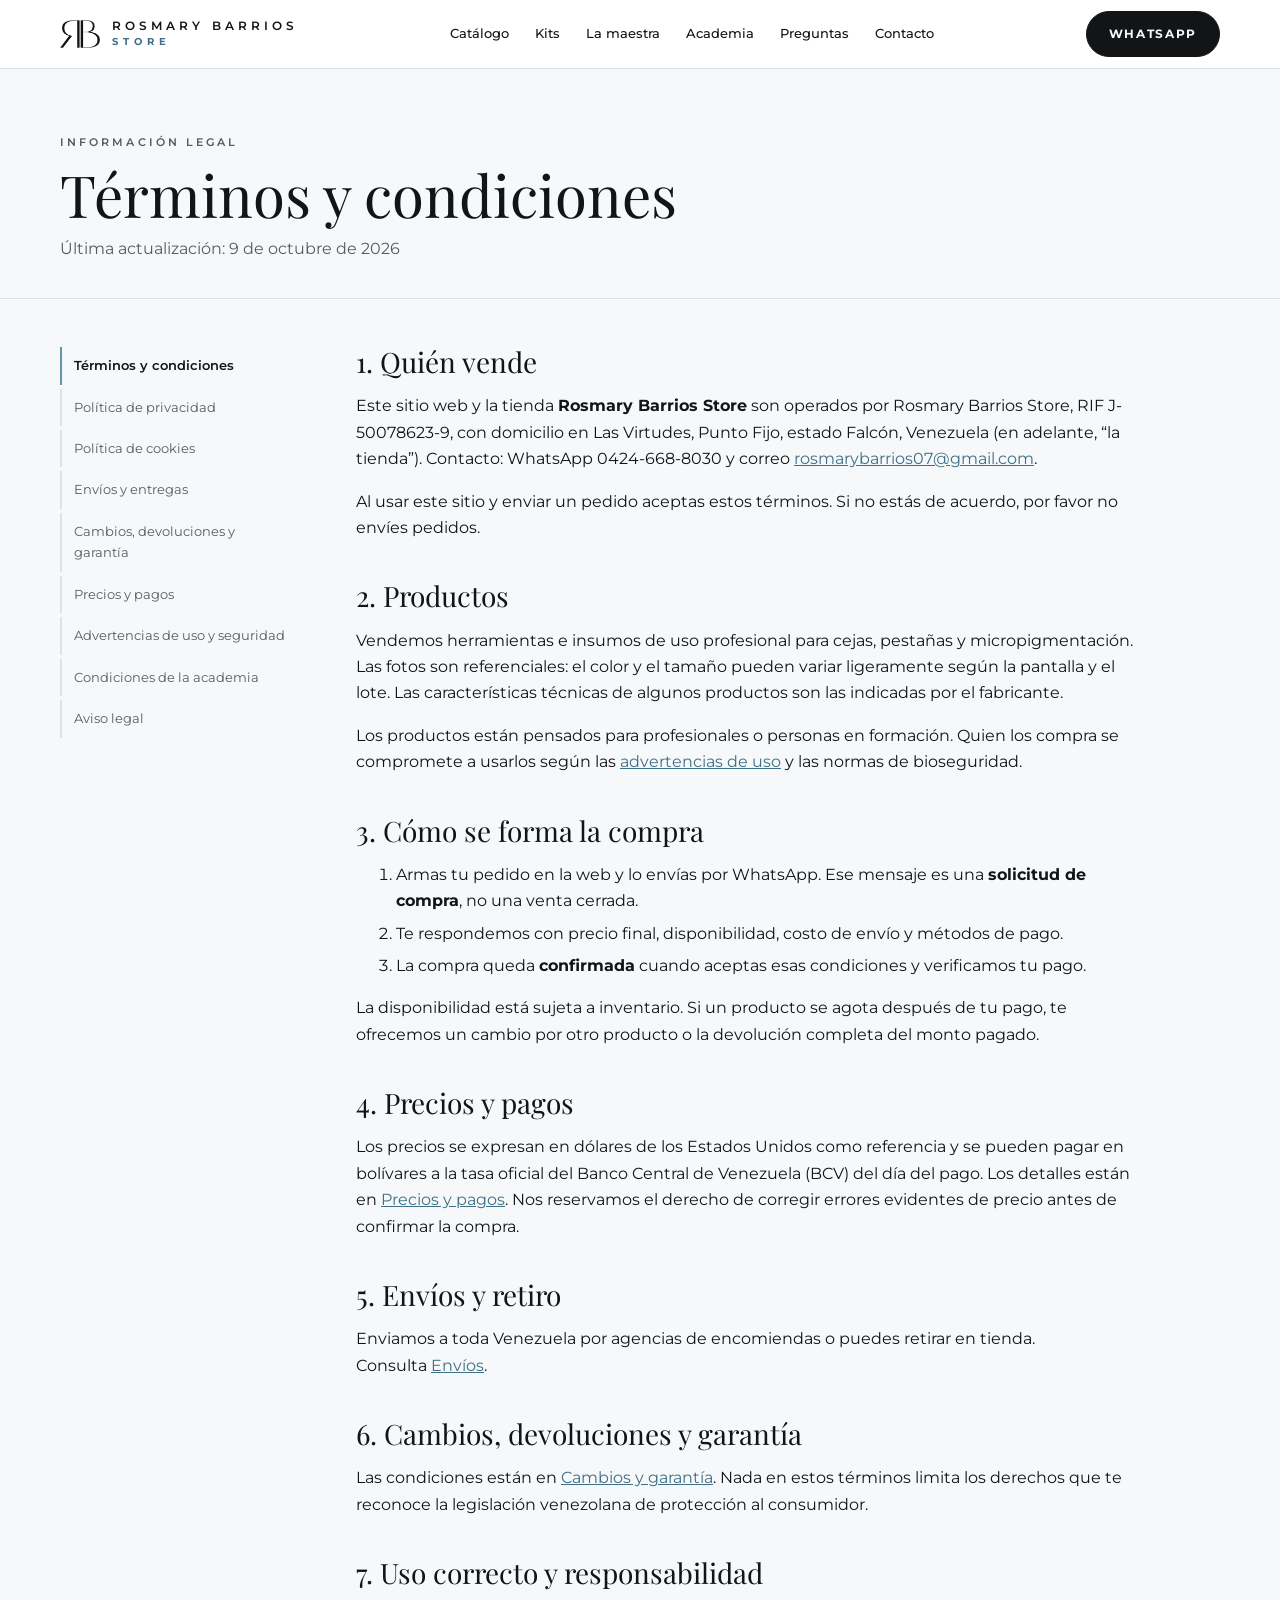
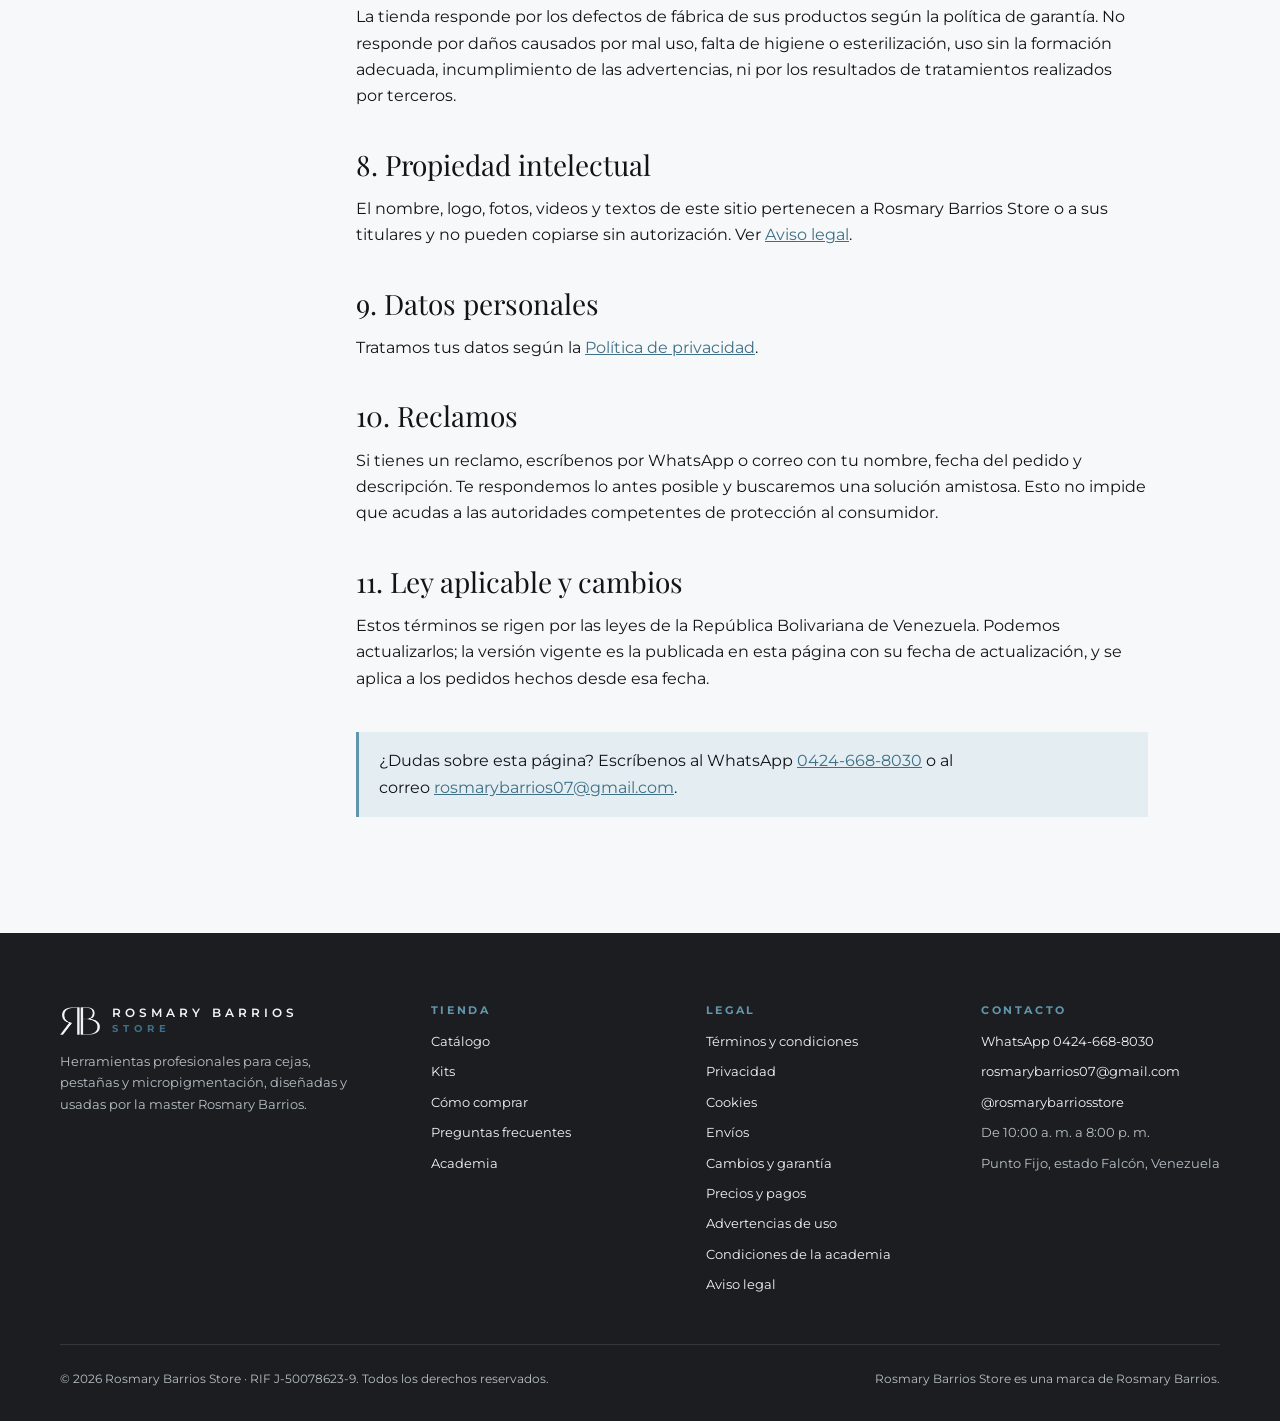
<file: legal/terminos.html>
<!doctype html>
<html lang="es-VE">
<head>
<meta charset="utf-8">
<meta name="viewport" content="width=device-width,initial-scale=1,viewport-fit=cover">
<title>Términos y condiciones · Rosmary Barrios Store</title>
<meta name="description" content="Condiciones de venta de Rosmary Barrios Store: pedidos por WhatsApp, precios, pagos, envíos, garantía y reclamos.">
<link rel="canonical" href="https://rosmarybarriosstore.vercel.app/legal/terminos.html">
<meta name="theme-color" content="#1C1D20">
<link rel="icon" type="image/png" href="../favicon.png">
<link rel="apple-touch-icon" href="../apple-touch-icon.png">
<link rel="preconnect" href="https://fonts.googleapis.com"><link rel="preconnect" href="https://fonts.gstatic.com" crossorigin>
<link rel="stylesheet" href="https://fonts.googleapis.com/css2?family=Montserrat:wght@400;500;600;700&family=Playfair+Display:ital,wght@0,400;0,500;1,400&display=swap">
<link rel="stylesheet" href="../assets/css/site.css">
</head>
<body>
<a class="skip" href="#main">Saltar al contenido</a>
<header class="top"><div class="wrap">
<a class="brand" href="../index.html" aria-label="Rosmary Barrios Store, inicio"><span class="mono" aria-hidden="true"></span><span class="brand-text"><b>ROSMARY BARRIOS</b><small>STORE</small></span></a>
<nav class="menu" aria-label="Secciones"><a href="../index.html#catalogo">Catálogo</a><a href="../index.html#kits">Kits</a><a href="../index.html#maestra">La maestra</a><a href="../index.html#academia">Academia</a><a href="../index.html#preguntas">Preguntas</a><a href="../index.html#contacto">Contacto</a></nav>
<div class="top-actions"><a class="btn btn-solid" href="https://wa.me/584246688030" target="_blank" rel="noopener">WhatsApp</a>
<button type="button" class="icon-btn burger" aria-expanded="false" aria-controls="mobile-nav" aria-label="Abrir menú"><span></span></button></div>
</div></header>
<nav class="mobile-nav" id="mobile-nav" aria-label="Menú"><a href="../index.html#catalogo">Catálogo</a><a href="../index.html#kits">Kits</a><a href="../index.html#maestra">La maestra</a><a href="../index.html#academia">Academia</a><a href="../index.html#preguntas">Preguntas</a><a href="../index.html#contacto">Contacto</a><a href="https://wa.me/584246688030" target="_blank" rel="noopener">WhatsApp</a><p class="mn-foot">0424-668-8030 · Envíos a toda Venezuela</p></nav>
<main id="main">
<div class="legal-hero"><div class="wrap"><p class="eyebrow">Información legal</p><h1>Términos y condiciones</h1><p>Última actualización: <span data-b="actualizado" data-label="Fecha"></span></p></div></div>
<div class="wrap legal-layout">
<nav class="legal-nav" aria-label="Páginas legales"><a href="terminos.html" aria-current="page">Términos y condiciones</a><a href="privacidad.html">Política de privacidad</a><a href="cookies.html">Política de cookies</a><a href="envios.html">Envíos y entregas</a><a href="devoluciones.html">Cambios, devoluciones y garantía</a><a href="pagos.html">Precios y pagos</a><a href="advertencias.html">Advertencias de uso y seguridad</a><a href="academia.html">Condiciones de la academia</a><a href="aviso-legal.html">Aviso legal</a></nav>
<article class="legal-body">

<h2>1. Quién vende</h2>
<p>Este sitio web y la tienda <b>Rosmary Barrios Store</b> son operados por <span data-b="razonSocial" data-label="Razón social"></span>, RIF <span data-b="rif" data-label="RIF"></span>, con domicilio en <span data-b="direccion" data-label="Dirección fiscal"></span> (en adelante, “la tienda”). Contacto: WhatsApp 0424-668-8030 y correo <a data-b="correo" data-label="Correo" href="#"></a>.</p>
<p>Al usar este sitio y enviar un pedido aceptas estos términos. Si no estás de acuerdo, por favor no envíes pedidos.</p>
<h2>2. Productos</h2>
<p>Vendemos herramientas e insumos de uso profesional para cejas, pestañas y micropigmentación. Las fotos son referenciales: el color y el tamaño pueden variar ligeramente según la pantalla y el lote. Las características técnicas de algunos productos son las indicadas por el fabricante.</p>
<p>Los productos están pensados para profesionales o personas en formación. Quien los compra se compromete a usarlos según las <a href="advertencias.html">advertencias de uso</a> y las normas de bioseguridad.</p>
<h2>3. Cómo se forma la compra</h2>
<ol>
<li>Armas tu pedido en la web y lo envías por WhatsApp. Ese mensaje es una <b>solicitud de compra</b>, no una venta cerrada.</li>
<li>Te respondemos con precio final, disponibilidad, costo de envío y métodos de pago.</li>
<li>La compra queda <b>confirmada</b> cuando aceptas esas condiciones y verificamos tu pago.</li>
</ol>
<p>La disponibilidad está sujeta a inventario. Si un producto se agota después de tu pago, te ofrecemos un cambio por otro producto o la devolución completa del monto pagado.</p>
<h2>4. Precios y pagos</h2>
<p>Los precios se expresan en dólares de los Estados Unidos como referencia y se pueden pagar en bolívares a la tasa oficial del Banco Central de Venezuela (BCV) del día del pago. Los detalles están en <a href="pagos.html">Precios y pagos</a>. Nos reservamos el derecho de corregir errores evidentes de precio antes de confirmar la compra.</p>
<h2>5. Envíos y retiro</h2>
<p>Enviamos a toda Venezuela por agencias de encomiendas o puedes retirar en tienda. Consulta <a href="envios.html">Envíos</a>.</p>
<h2>6. Cambios, devoluciones y garantía</h2>
<p>Las condiciones están en <a href="devoluciones.html">Cambios y garantía</a>. Nada en estos términos limita los derechos que te reconoce la legislación venezolana de protección al consumidor.</p>
<h2>7. Uso correcto y responsabilidad</h2>
<p>La tienda responde por los defectos de fábrica de sus productos según la política de garantía. No responde por daños causados por mal uso, falta de higiene o esterilización, uso sin la formación adecuada, incumplimiento de las advertencias, ni por los resultados de tratamientos realizados por terceros.</p>
<h2>8. Propiedad intelectual</h2>
<p>El nombre, logo, fotos, videos y textos de este sitio pertenecen a Rosmary Barrios Store o a sus titulares y no pueden copiarse sin autorización. Ver <a href="aviso-legal.html">Aviso legal</a>.</p>
<h2>9. Datos personales</h2>
<p>Tratamos tus datos según la <a href="privacidad.html">Política de privacidad</a>.</p>
<h2>10. Reclamos</h2>
<p>Si tienes un reclamo, escríbenos por WhatsApp o correo con tu nombre, fecha del pedido y descripción. Te respondemos lo antes posible y buscaremos una solución amistosa. Esto no impide que acudas a las autoridades competentes de protección al consumidor.</p>
<h2>11. Ley aplicable y cambios</h2>
<p>Estos términos se rigen por las leyes de la República Bolivariana de Venezuela. Podemos actualizarlos; la versión vigente es la publicada en esta página con su fecha de actualización, y se aplica a los pedidos hechos desde esa fecha.</p>

<div class="callout" style="margin-top:40px"><p style="margin:0">¿Dudas sobre esta página? Escríbenos al WhatsApp <a href="https://wa.me/584246688030" target="_blank" rel="noopener">0424-668-8030</a> o al correo <a data-b="correo" data-label="Correo" href="#"></a>.</p></div>
</article>
</div>
</main>
<footer class="site"><div class="wrap">
<div class="fgrid">
<div class="fbrand"><a class="brand" href="../index.html" style="color:var(--studio-ink)"><span class="mono" aria-hidden="true"></span><span><b>ROSMARY BARRIOS</b><small>STORE</small></span></a>
<p>Herramientas profesionales para cejas, pestañas y micropigmentación, diseñadas y usadas por la master Rosmary Barrios.</p></div>
<div><h3>Tienda</h3><ul><li><a href="../index.html#catalogo">Catálogo</a></li><li><a href="../index.html#kits">Kits</a></li><li><a href="../index.html#comprar">Cómo comprar</a></li><li><a href="../index.html#preguntas">Preguntas frecuentes</a></li><li><a href="https://rosmarybarriosacademy.com" target="_blank" rel="noopener">Academia</a></li></ul></div>
<div><h3>Legal</h3><ul><li><a href="../legal/terminos.html">Términos y condiciones</a></li><li><a href="../legal/privacidad.html">Privacidad</a></li><li><a href="../legal/cookies.html">Cookies</a></li><li><a href="../legal/envios.html">Envíos</a></li><li><a href="../legal/devoluciones.html">Cambios y garantía</a></li><li><a href="../legal/pagos.html">Precios y pagos</a></li><li><a href="../legal/advertencias.html">Advertencias de uso</a></li><li><a href="../legal/academia.html">Condiciones de la academia</a></li><li><a href="../legal/aviso-legal.html">Aviso legal</a></li></ul></div>
<div><h3>Contacto</h3><ul><li><a href="https://wa.me/584246688030" target="_blank" rel="noopener">WhatsApp 0424-668-8030</a></li><li><a data-b="correo" data-label="Correo" href="#"></a></li><li data-if="instagram"><a data-b="instagram" href="#"></a></li><li data-if="horario"><span data-b="horario" data-label="Horario"></span></li><li><span data-b="ciudad" data-label="Ciudad"></span>, Venezuela</li></ul></div>
</div>
<div class="flegal"><span>© <span data-year></span> <span data-b="razonSocial" data-label="Razón social"></span> · RIF <span data-b="rif" data-label="RIF"></span>. Todos los derechos reservados.</span><span>Rosmary Barrios Store es una marca de Rosmary Barrios.</span></div>
</div></footer>
<script src="../assets/js/site.js"></script>
</body>
</html>
</file>
<file: assets/css/site.css>
/* Rosmary Barrios Store · estilos compartidos (tienda + páginas legales) */
:root {
  --bg: #F6F8F9; --surface: #FFFFFF; --ink: #121416; --muted: #555C61; --line: #DCE3E7;
  --accent: #6196AC; --accent-ink: #3E6F86; --accent-soft: #E4EEF2;
  --studio: #1C1D20; --studio-ink: #F2F4F5; --studio-muted: #B7C1C7; --studio-line: #34373C;
  --display: 'Playfair Display', Georgia, 'Times New Roman', serif;
  --text: 'Montserrat', 'Helvetica Neue', Arial, sans-serif;
  --pill: 999px; --ease: cubic-bezier(.22, 1, .36, 1);
  --header-h: 68px;
}
@media (prefers-color-scheme: dark) { :root:not([data-theme="light"]) {
  --bg: #111315; --surface: #1A1D20; --ink: #EDF1F3; --muted: #A5AFB5; --line: #2B3135;
  --accent: #7AAAC0; --accent-ink: #9CC4D6; --accent-soft: #1F2C33; color-scheme: dark } }
:root[data-theme="dark"] {
  --bg: #111315; --surface: #1A1D20; --ink: #EDF1F3; --muted: #A5AFB5; --line: #2B3135;
  --accent: #7AAAC0; --accent-ink: #9CC4D6; --accent-soft: #1F2C33; color-scheme: dark }

* { box-sizing: border-box }
[hidden] { display: none !important }
html { scroll-behavior: smooth; scroll-padding-top: calc(var(--header-h) + 12px); -webkit-text-size-adjust: 100% }
body { background: var(--bg); color: var(--ink); font-family: var(--text); font-size: 16px; line-height: 1.65; margin: 0; overflow-x: hidden }
img, video { max-width: 100%; display: block }
.wrap { max-width: 1200px; margin: 0 auto; padding-inline: 20px }
h1, h2, h3 { font-family: var(--display); font-weight: 400; text-wrap: balance; margin: 0; line-height: 1.08 }
p { text-wrap: pretty }
a { color: var(--accent-ink) }
:focus-visible { outline: 2px solid var(--accent); outline-offset: 3px }
.eyebrow { font-size: 11px; font-weight: 600; letter-spacing: .28em; text-transform: uppercase; color: var(--accent-ink); margin: 0 }
.skip { position: absolute; left: 12px; top: -60px; z-index: 100; background: var(--ink); color: var(--bg); padding: 10px 16px; border-radius: var(--pill) }
.skip:focus { top: 12px }
.sr-only { position: absolute; width: 1px; height: 1px; overflow: hidden; clip: rect(0 0 0 0); white-space: nowrap }
.mono { display: inline-block; width: 40px; height: 28px; background: currentColor;
  -webkit-mask: url(../img/logo-rb.png) center/contain no-repeat; mask: url(../img/logo-rb.png) center/contain no-repeat }

/* botones */
.btn { --mx: 0px; --my: 0px; font: 700 12px/1 var(--text); letter-spacing: .14em; text-transform: uppercase; border-radius: var(--pill);
  padding: 15px 22px; border: 1.5px solid var(--ink); background: transparent; color: var(--ink); cursor: pointer; text-decoration: none;
  display: inline-flex; align-items: center; justify-content: center; gap: 10px; min-height: 46px; position: relative; overflow: hidden; isolation: isolate;
  transform: translate(var(--mx), var(--my)); transition: transform .35s var(--ease), background .25s, color .25s, border-color .25s }
.btn::before { content: ""; position: absolute; inset: 0; z-index: -1; background: var(--accent); transform: translateY(101%); transition: transform .45s var(--ease) }
.btn:hover::before { transform: translateY(0) }
.btn:hover { color: #0E1418; border-color: var(--accent) }
.btn-solid { background: var(--ink); color: var(--bg); border-color: var(--ink) }
.btn-accent { background: var(--accent); border-color: var(--accent); color: #0E1418 }
.btn-accent::before { background: var(--studio-ink) }
.btn-light { border-color: rgba(242,244,245,.7); color: var(--studio-ink) }
.btn[aria-disabled="true"], .btn:disabled { opacity: .45; pointer-events: none }
.btn .arrow { transition: transform .35s var(--ease) }
.btn:hover .arrow { transform: translateX(4px) }

/* barra de anuncios */
.announce { background: var(--studio); color: var(--studio-muted); font-size: 11px; font-weight: 600; letter-spacing: .2em; text-transform: uppercase; overflow: hidden; white-space: nowrap; height: 34px; display: flex; align-items: center }
.announce .track { display: inline-flex; gap: 48px; padding-left: 48px; animation: marquee 32s linear infinite }
.announce span::before { content: "✦"; color: var(--accent); margin-right: 48px }

/* encabezado */
header.top { position: sticky; top: 0; z-index: 50; transition: background .35s, box-shadow .35s, backdrop-filter .35s; background: var(--surface); border-bottom: 1px solid var(--line) }
header.top.scrolled { background: color-mix(in srgb, var(--surface) 78%, transparent); -webkit-backdrop-filter: saturate(160%) blur(14px); backdrop-filter: saturate(160%) blur(14px); box-shadow: 0 8px 30px rgba(10,20,30,.08) }
.top .wrap { display: flex; align-items: center; justify-content: space-between; gap: 16px; height: var(--header-h); transition: height .35s var(--ease) }
.top.scrolled .wrap { height: 58px }
.brand { display: flex; align-items: center; gap: 12px; text-decoration: none; color: var(--ink) }
.brand b { display: block; font-size: 12px; font-weight: 600; letter-spacing: .34em; line-height: 1.35 }
.brand small { display: block; font-size: 10px; font-weight: 700; letter-spacing: .5em; color: var(--accent-ink) }
nav.menu { display: flex; gap: 26px; font-size: 13px; font-weight: 500 }
nav.menu a { color: var(--ink); text-decoration: none; position: relative; padding-block: 6px }
nav.menu a::after { content: ""; position: absolute; left: 0; right: 0; bottom: 0; height: 1px; background: var(--accent-ink); transform: scaleX(0); transform-origin: right; transition: transform .4s var(--ease) }
nav.menu a:hover::after, nav.menu a[aria-current="true"]::after { transform: scaleX(1); transform-origin: left }
.top-actions { display: flex; align-items: center; gap: 8px }
.icon-btn { width: 46px; height: 46px; border-radius: 50%; border: 1px solid var(--line); background: transparent; color: var(--ink); cursor: pointer; display: inline-grid; place-items: center; position: relative; transition: border-color .25s, background .25s }
.icon-btn:hover { border-color: var(--accent); background: var(--accent-soft) }
.icon-btn svg { width: 20px; height: 20px }
.badge { position: absolute; top: -4px; right: -4px; min-width: 20px; height: 20px; padding: 0 5px; border-radius: 10px; background: var(--accent); color: #0E1418; font-size: 11px; font-weight: 700; display: grid; place-items: center; font-variant-numeric: tabular-nums }
.badge.bump { animation: bump .5s var(--ease) }
.burger { display: none }
.burger span, .burger span::before, .burger span::after { display: block; width: 18px; height: 1.5px; background: currentColor; position: relative; transition: transform .35s var(--ease), opacity .2s }
.burger span::before, .burger span::after { content: ""; position: absolute; left: 0 }
.burger span::before { top: -6px } .burger span::after { top: 6px }
.burger[aria-expanded="true"] span { background: transparent }
.burger[aria-expanded="true"] span::before { transform: translateY(6px) rotate(45deg) }
.burger[aria-expanded="true"] span::after { transform: translateY(-6px) rotate(-45deg) }

/* menú móvil */
.mobile-nav { position: fixed; inset: 0; z-index: 45; background: var(--studio); color: var(--studio-ink); padding: calc(var(--header-h) + 34px) 28px 40px; display: flex; flex-direction: column; gap: 6px;
  clip-path: circle(0% at calc(100% - 44px) 50px); transition: clip-path .7s var(--ease); visibility: hidden }
.mobile-nav.open { clip-path: circle(150% at calc(100% - 44px) 50px); visibility: visible }
.mobile-nav a { font-family: var(--display); font-size: 38px; color: var(--studio-ink); text-decoration: none; opacity: 0; transform: translateY(24px); transition: opacity .5s, transform .6s var(--ease) }
.mobile-nav.open a { opacity: 1; transform: none }
.mobile-nav.open a:nth-child(2) { transition-delay: .06s } .mobile-nav.open a:nth-child(3) { transition-delay: .12s }
.mobile-nav.open a:nth-child(4) { transition-delay: .18s } .mobile-nav.open a:nth-child(5) { transition-delay: .24s }
.mobile-nav.open a:nth-child(6) { transition-delay: .3s } .mobile-nav.open a:nth-child(7) { transition-delay: .36s }
.mobile-nav .mn-foot { margin-top: auto; color: var(--studio-muted); font-size: 13px }

/* secciones */
section.block { padding-block: clamp(64px, 9vw, 120px) }
.bhead { display: flex; flex-wrap: wrap; align-items: end; justify-content: space-between; gap: 20px; margin-bottom: 36px }
.bhead h2, .h2 { font-size: clamp(34px, 4.6vw, 58px); margin-top: 10px }
.bhead p.intro { max-width: 52ch; color: var(--muted); margin: 14px 0 0 }
.dark { background: var(--studio); color: var(--studio-ink) }
.dark .eyebrow { color: var(--accent) }
.dark p { color: var(--studio-muted) }

/* animaciones de entrada */
.reveal { opacity: 0; transform: translateY(34px); transition: opacity .9s var(--ease), transform 1s var(--ease); transition-delay: var(--d, 0s) }
.reveal.in { opacity: 1; transform: none }
.mask-line { display: block; overflow: hidden; padding-bottom: .08em }
.mask-line > span { display: inline-block; transform: translateY(110%); transition: transform 1.1s var(--ease); transition-delay: var(--d, 0s) }
.in .mask-line > span, .mask-line.in > span { transform: none }

/* utilidades */
.shine { position: relative; overflow: hidden }
.shine::after { content: ""; position: absolute; inset: -20%; background: linear-gradient(115deg, transparent 40%, rgba(255,255,255,.55) 50%, transparent 60%); transform: translateX(-120%); pointer-events: none }
.shine:hover::after { transform: translateX(120%); transition: transform 1.1s var(--ease) }

/* pie de página */
footer.site { background: var(--studio); color: var(--studio-muted); font-size: 13px; padding-top: 72px }
footer.site a { color: var(--studio-ink); text-decoration: none }
footer.site a:hover { color: var(--accent) }
.fgrid { display: grid; grid-template-columns: 1.4fr 1fr 1fr 1fr; gap: 36px; padding-bottom: 48px; border-bottom: 1px solid var(--studio-line) }
.fgrid h3 { font-family: var(--text); font-size: 11px; font-weight: 700; letter-spacing: .24em; text-transform: uppercase; color: var(--accent); margin-bottom: 14px }
.fgrid ul { list-style: none; margin: 0; padding: 0; display: grid; gap: 9px }
.fbrand { color: var(--studio-ink) }
.fbrand p { color: var(--studio-muted); max-width: 34ch }
.flegal { padding-block: 24px 32px; display: flex; flex-wrap: wrap; gap: 8px 24px; justify-content: space-between; font-size: 12px }
.fill-me, footer.site .fill-me, a.fill-me { background: #FFE58A; color: #3A2E00 !important; padding: 0 4px; font-weight: 600 }

/* WhatsApp flotante */
.wa-float { position: fixed; right: 18px; bottom: calc(18px + env(safe-area-inset-bottom, 0px)); z-index: 35; display: flex; align-items: center; gap: 10px }
.wa-float a.fab { width: 58px; height: 58px; border-radius: 50%; background: #25D366; color: #fff; display: grid; place-items: center; box-shadow: 0 10px 30px rgba(0,0,0,.25); transition: transform .3s var(--ease) }
.wa-float a.fab:hover { transform: scale(1.07) }
.wa-float a.fab svg { width: 30px; height: 30px }
.wa-float a.fab::after { content: ""; position: absolute; width: 58px; height: 58px; border-radius: 50%; border: 2px solid #25D366; animation: ping 2.6s var(--ease) infinite; pointer-events: none }
.wa-bubble { background: var(--surface); color: var(--ink); border: 1px solid var(--line); padding: 10px 14px; border-radius: 16px 16px 4px 16px; font-size: 13px; box-shadow: 0 10px 30px rgba(0,0,0,.12); max-width: 220px; opacity: 0; transform: translateY(8px) scale(.96); transition: opacity .4s, transform .5s var(--ease); pointer-events: none }
.wa-bubble.show { opacity: 1; transform: none; pointer-events: auto }
.wa-bubble button { background: none; border: 0; color: var(--muted); cursor: pointer; font-size: 16px; padding: 0 0 0 6px; vertical-align: middle }

/* cursor personalizado (solo computadoras) */
.cursor-dot, .cursor-ring { position: fixed; left: 0; top: 0; pointer-events: none; z-index: 200; border-radius: 50%; translate: -50% -50% }
.cursor-dot { width: 6px; height: 6px; background: var(--accent) }
.cursor-ring { width: 34px; height: 34px; border: 1.5px solid var(--accent); transition: width .35s var(--ease), height .35s var(--ease), background .35s, opacity .3s; mix-blend-mode: normal }
.cursor-ring.big { width: 74px; height: 74px; background: color-mix(in srgb, var(--accent) 16%, transparent) }
.cursor-ring.hide, .cursor-dot.hide { opacity: 0 }

@keyframes marquee { to { transform: translateX(-50%) } }
@keyframes bump { 30% { transform: scale(1.35) } 60% { transform: scale(.9) } }
@keyframes ping { 0% { transform: scale(1); opacity: .7 } 80%, 100% { transform: scale(1.6); opacity: 0 } }

@media (max-width: 960px) {
  nav.menu { display: none }
  .burger { display: inline-grid }
  .fgrid { grid-template-columns: 1fr 1fr }
  .fbrand { grid-column: 1 / -1 }
  .top-actions .btn { display: none }
}
@media (max-width: 480px) { .brand-text { display: none } .fgrid { grid-template-columns: 1fr } }

/* páginas legales */
.legal-hero { padding-block: 64px 36px; border-bottom: 1px solid var(--line) }
.legal-hero h1 { font-size: clamp(36px, 5vw, 58px); margin: 12px 0 10px }
.legal-hero p { color: var(--muted); margin: 0 }
.legal-layout { display: grid; grid-template-columns: 240px 1fr; gap: 56px; padding-block: 48px 96px }
.legal-nav { position: sticky; top: calc(var(--header-h) + 24px); align-self: start; display: grid; gap: 4px; font-size: 13px }
.legal-nav a { color: var(--muted); text-decoration: none; padding: 8px 12px; border-left: 2px solid var(--line) }
.legal-nav a[aria-current="page"] { color: var(--ink); border-color: var(--accent); font-weight: 600 }
.legal-body { max-width: 72ch }
.legal-body h2 { font-size: 28px; margin: 40px 0 12px }
.legal-body h2:first-child { margin-top: 0 }
.legal-body h3 { font-family: var(--text); font-size: 15px; font-weight: 700; margin: 24px 0 8px }
.legal-body li { margin-bottom: 6px }
.legal-body .callout { background: var(--accent-soft); border-left: 3px solid var(--accent); padding: 16px 20px; margin: 20px 0 }
.legal-body .warn { background: color-mix(in srgb, #E8A33A 14%, var(--surface)); border-left-color: #E8A33A }
.legal-body table { border-collapse: collapse; width: 100%; font-size: 14px }
.legal-body td, .legal-body th { border-bottom: 1px solid var(--line); padding: 10px 8px; text-align: left; vertical-align: top }
@media (max-width: 860px) { .legal-layout { grid-template-columns: 1fr; gap: 28px } .legal-nav { position: static; grid-auto-flow: column; overflow-x: auto; grid-auto-columns: max-content } }

@media (prefers-reduced-motion: reduce) {
  html { scroll-behavior: auto }
  *, *::before, *::after { animation-duration: .01ms !important; animation-iteration-count: 1 !important; transition-duration: .01ms !important; transition-delay: 0s !important }
  .reveal { opacity: 1; transform: none }
  .mask-line > span { transform: none }
  .btn { transform: none }
}
</file>
<file: assets/css/shop.css>
/* Rosmary Barrios Store · estilos de la tienda (index.html) */

/* portada con video */
.hero { position: relative; min-height: min(92svh, 860px); display: flex; align-items: flex-end; color: var(--studio-ink); background: var(--studio); overflow: hidden }
.hero-media { position: absolute; inset: 0; margin: 0 }
.hero-video { width: 100%; height: 115%; object-fit: cover; will-change: transform }
.hero::after { content: ""; position: absolute; inset: 0; background:
  linear-gradient(90deg, rgba(20,22,25,.92) 0%, rgba(20,22,25,.72) 38%, rgba(20,22,25,.12) 75%),
  linear-gradient(0deg, rgba(20,22,25,.85) 0%, rgba(20,22,25,0) 45%) }
.hero .wrap { position: relative; z-index: 2; width: 100%; padding-block: 120px 56px }
.hero .eyebrow { color: var(--accent) }
.hero h1 { font-size: clamp(48px, 8.2vw, 112px); margin: 18px 0 22px; letter-spacing: -.01em }
.hero h1 em { color: var(--accent); font-style: italic }
.hero .sub { color: var(--studio-muted); max-width: 50ch; margin: 0 0 32px; font-size: 16.5px }
.hero .ctas { display: flex; gap: 12px; flex-wrap: wrap }
.facts { display: flex; flex-wrap: wrap; gap: 10px 36px; margin-top: 48px; padding-top: 22px; border-top: 1px solid rgba(242,244,245,.18); font-size: 13px; color: var(--studio-muted) }
.facts b { color: var(--studio-ink); font-weight: 600 }
.hero-toggle { position: absolute; right: 20px; top: 20px; z-index: 3; width: 46px; height: 46px; border-radius: 50%; border: 1px solid rgba(242,244,245,.5); background: rgba(28,29,32,.4); color: #F2F4F5; cursor: pointer; font-size: 13px; -webkit-backdrop-filter: blur(6px); backdrop-filter: blur(6px) }
.scroll-hint { position: absolute; left: 50%; bottom: 22px; z-index: 3; translate: -50% 0; width: 24px; height: 40px; border: 1.5px solid rgba(242,244,245,.55); border-radius: 14px }
.scroll-hint::after { content: ""; position: absolute; left: 50%; top: 8px; width: 3px; height: 8px; margin-left: -1.5px; border-radius: 2px; background: var(--studio-ink); animation: hint 1.8s var(--ease) infinite }
@keyframes hint { 0% { opacity: 0; transform: translateY(0) } 30% { opacity: 1 } 100% { opacity: 0; transform: translateY(14px) } }

/* franja de confianza */
.trust { border-bottom: 1px solid var(--line); background: var(--surface) }
.trust .wrap { display: grid; grid-template-columns: repeat(4, minmax(0, 1fr)) }
.trust div { display: flex; gap: 14px; align-items: center; padding: 26px 18px; border-left: 1px solid var(--line); font-size: 13px; line-height: 1.4 }
.trust div:first-child { border-left: 0; padding-left: 0 }
.trust svg { width: 26px; height: 26px; flex: none; color: var(--accent-ink) }
.trust b { display: block; font-size: 13.5px }
.trust span { color: var(--muted) }

/* catálogo */
.filters { display: flex; flex-wrap: wrap; gap: 8px }
.chip { font: 600 12px var(--text); letter-spacing: .06em; padding: 10px 18px; min-height: 42px; border-radius: var(--pill); border: 1px solid var(--line); background: var(--surface); color: var(--ink); cursor: pointer; transition: background .25s, color .25s, border-color .25s }
.chip:hover { border-color: var(--accent) }
.chip[aria-pressed="true"] { background: var(--ink); color: var(--bg); border-color: var(--ink) }
.grid { display: grid; grid-template-columns: repeat(auto-fill, minmax(260px, 1fr)); gap: 22px }
.card { background: var(--surface); border: 1px solid var(--line); display: flex; flex-direction: column; min-width: 0; transition: transform .5s var(--ease), box-shadow .5s var(--ease), border-color .3s, opacity .4s }
.card:hover { transform: translateY(-6px); box-shadow: 0 24px 50px rgba(20,40,55,.12); border-color: color-mix(in srgb, var(--accent) 50%, var(--line)) }
.card.leaving { opacity: 0; transform: scale(.97) }
.ph { aspect-ratio: 4/5; overflow: hidden; display: flex; cursor: zoom-in; border: 0; padding: 0; width: 100%; background: none }
.ph-dark { background: var(--studio) } .ph-light { background: #FFFFFF }
.ph img { width: 100%; height: 100%; transition: transform 1.1s var(--ease) }
.card:hover .ph img { transform: scale(1.06) }
.cbody { padding: 22px; display: flex; flex-direction: column; gap: 10px; flex: 1 }
.card h3 { font-size: 26px }
.lead { margin: 0; color: var(--muted); font-size: 14.5px }
.link-btn { background: none; border: 0; padding: 0; font: 600 13px var(--text); color: var(--accent-ink); cursor: pointer; text-align: left; text-decoration: underline; text-underline-offset: 4px; min-height: 32px }
.opts { border: 0; padding: 0; margin: 0; display: flex; flex-wrap: wrap; gap: 8px; align-items: center }
.opts legend { font-size: 12px; font-weight: 600; margin-bottom: 6px; float: left; width: 100% }
.opts label { position: relative }
.opts input { position: absolute; opacity: 0; inset: 0 }
.opts span { display: inline-block; padding: 8px 14px; border: 1px solid var(--line); border-radius: var(--pill); font-size: 12px; cursor: pointer }
.opts input:checked + span { border-color: var(--accent); background: var(--accent-soft); font-weight: 600 }
.opts input:focus-visible + span { outline: 2px solid var(--accent) }
.cfoot { margin-top: auto; display: flex; align-items: center; justify-content: space-between; gap: 10px; flex-wrap: wrap; padding-top: 10px; border-top: 1px solid var(--line) }
.price { font-size: 13px; color: var(--muted) }
.price b { font-family: var(--display); font-size: 22px; font-weight: 400; color: var(--ink) }
.price small { display: block; font-size: 11px }
.btn-add { padding: 12px 16px; min-height: 44px }
.btn-add.done { background: var(--accent); border-color: var(--accent); color: #0E1418 }
.warn-tag { font-size: 11.5px; color: var(--muted); display: flex; gap: 6px; align-items: flex-start }
.warn-tag::before { content: "⚠"; color: #C9861E }

/* kits bento */
.bento { display: grid; grid-template-columns: 1.3fr 1fr; grid-template-rows: auto auto; gap: 22px }
.tile { position: relative; overflow: hidden; background: var(--studio); color: var(--studio-ink); min-height: 300px; display: flex; align-items: flex-end; border: 0; padding: 0; text-align: left; cursor: pointer; font: inherit; width: 100% }
.tile.big { grid-row: span 2; min-height: 620px }
.tile img { position: absolute; inset: 0; width: 100%; height: 100%; object-fit: cover; transition: transform 1.4s var(--ease) }
.tile:hover img { transform: scale(1.05) }
.tile::before { content: ""; position: absolute; inset: 0; z-index: 1; background: linear-gradient(0deg, rgba(20,22,25,.94) 0%, rgba(20,22,25,.7) 38%, rgba(20,22,25,.05) 75%) }
.tile .tcap { position: relative; z-index: 2; padding: 28px }
.tile .eyebrow { color: #CFE3EC; text-shadow: 0 1px 8px rgba(0,0,0,.6) }
.tile h3 { font-size: clamp(28px, 3vw, 40px); margin: 8px 0 8px }
.tile p { margin: 0; color: var(--studio-muted); font-size: 14px; max-width: 42ch }
.tile .more { display: inline-flex; gap: 8px; margin-top: 14px; font-size: 12px; font-weight: 700; letter-spacing: .14em; text-transform: uppercase; color: var(--studio-ink) }

/* la maestra */
.maestra .wrap { display: grid; grid-template-columns: .85fr 1.15fr; gap: clamp(32px, 6vw, 80px); align-items: center }
.maestra figure { margin: 0; aspect-ratio: 4/5; overflow: hidden; position: relative }
.maestra figure img { width: 100%; height: 118%; object-fit: cover; will-change: transform }
.maestra h2 { font-size: clamp(36px, 5vw, 60px); margin: 12px 0 18px }
.maestra p { color: var(--muted) }
.maestra blockquote { margin: 28px 0 0; font-family: var(--display); font-style: italic; font-size: clamp(26px, 3vw, 34px); color: var(--accent-ink) }
.stats { display: grid; grid-template-columns: repeat(4, minmax(0, 1fr)); gap: 16px; margin-top: 30px }
.stats div { border-top: 1px solid var(--line); padding-top: 14px }
.stats b { display: block; font-family: var(--display); font-size: clamp(28px, 3vw, 40px); font-weight: 400; font-variant-numeric: tabular-nums; line-height: 1.1 }
.stats span { font-size: 12.5px; color: var(--muted) }

/* academia */
.academy .wrap { display: grid; grid-template-columns: 1fr 1fr; gap: clamp(32px, 6vw, 80px); align-items: start }
.academy h2 { font-size: clamp(36px, 5vw, 60px); margin: 12px 0 18px }
.sedes { list-style: none; padding: 0; margin: 0; display: grid; grid-template-columns: 1fr 1fr; gap: 1px; background: var(--studio-line); border: 1px solid var(--studio-line) }
.sedes li { background: var(--studio); padding: 26px 22px; transition: background .4s }
.sedes li:hover { background: #24262A }
.sedes b { display: block; font-family: var(--display); font-weight: 400; font-size: 26px; color: var(--studio-ink) }
.sedes span { font-size: 12px; letter-spacing: .18em; text-transform: uppercase; color: var(--accent) }
.academy .ctas { display: flex; gap: 12px; flex-wrap: wrap; margin-top: 28px }
.academy .note { font-size: 12px; color: var(--studio-muted); margin-top: 18px }

/* pasos */
.steps { display: grid; grid-template-columns: repeat(3, minmax(0, 1fr)); gap: 28px; position: relative; padding-top: 24px }
.steps::before, .steps::after { content: ""; position: absolute; left: 0; top: 0; height: 2px; width: 100% }
.steps::before { background: var(--line) }
.steps::after { background: var(--accent); transform-origin: left; transform: scaleX(var(--p, 0)); transition: transform .2s linear }
.step .n { font-family: var(--display); font-size: 54px; color: var(--accent-ink); line-height: 1 }
.step h3 { font-size: 24px; margin: 12px 0 8px }
.step p { margin: 0; color: var(--muted); font-size: 14.5px }

/* preguntas frecuentes */
.faq-wrap { display: grid; grid-template-columns: .8fr 1.2fr; gap: clamp(32px, 6vw, 80px) }
.faq details { border-bottom: 1px solid var(--line) }
.faq details:first-child { border-top: 1px solid var(--line) }
.faq summary { list-style: none; cursor: pointer; padding: 22px 44px 22px 0; font-family: var(--display); font-size: 21px; position: relative }
.faq summary::-webkit-details-marker { display: none }
.faq summary::after { content: "+"; position: absolute; right: 6px; top: 50%; translate: 0 -50%; font-family: var(--text); font-size: 24px; font-weight: 300; color: var(--accent-ink); transition: transform .4s var(--ease) }
.faq details[open] summary::after { transform: rotate(45deg) }
.faq .ans { padding: 0 0 22px; color: var(--muted); font-size: 15px }
.faq .ans p { margin: 0 0 8px }

/* contacto */
.contact .wrap { display: grid; grid-template-columns: 1fr 1fr; gap: 48px; align-items: center }
.contact h2 { font-size: clamp(36px, 5vw, 60px); margin: 12px 0 14px }
.wa-box { border: 1px solid var(--studio-line); padding: 30px; display: flex; flex-direction: column; gap: 16px; background: rgba(255,255,255,.02) }
.wa-num { font-family: var(--display); font-size: clamp(32px, 4vw, 44px); font-variant-numeric: tabular-nums; color: var(--studio-ink); user-select: all }
.wa-row { display: flex; gap: 10px; flex-wrap: wrap }
.contact .note { font-size: 12px; color: var(--studio-muted) }

/* modal de producto */
.modal { position: fixed; inset: 0; z-index: 60; display: grid; place-items: center; padding: 20px; background: rgba(10,12,14,.55); -webkit-backdrop-filter: blur(4px); backdrop-filter: blur(4px); opacity: 0; transition: opacity .35s }
.modal.open { opacity: 1 }
.mbox { background: var(--surface); color: var(--ink); width: min(980px, 100%); max-height: calc(100svh - 40px); overflow: auto; display: grid; grid-template-columns: 1fr 1fr; position: relative; transform: translateY(24px) scale(.98); transition: transform .5s var(--ease) }
.modal.open .mbox { transform: none }
.mbox .mimg { min-height: 100%; display: flex }
.mbox .mimg img { width: 100%; height: 100%; max-height: 640px }
.mbox .mtext { padding: 36px 32px; display: flex; flex-direction: column; gap: 14px }
.mbox h2 { font-size: 38px }
.mbox ul { margin: 0; padding-left: 18px; color: var(--muted); font-size: 14px }
.mbox h3 { font-family: var(--text); font-size: 12px; letter-spacing: .2em; text-transform: uppercase; font-weight: 700; margin-top: 6px }
.mbox .mwarn { background: color-mix(in srgb, #E8A33A 12%, var(--surface)); border-left: 3px solid #E8A33A; padding: 14px 16px; font-size: 13px }
.mbox .mwarn ul { padding-left: 16px; margin-top: 6px }
.mbox .close { position: absolute; top: 12px; right: 12px; z-index: 2; background: var(--surface) }

/* pedido */
.drawer { position: fixed; inset: 0; z-index: 70; display: flex; justify-content: flex-end; background: rgba(10,12,14,.45); opacity: 0; transition: opacity .35s }
.drawer.open { opacity: 1 }
.panel { background: var(--surface); color: var(--ink); width: min(460px, 100%); height: 100%; padding: 24px 22px calc(24px + env(safe-area-inset-bottom, 0px)); display: flex; flex-direction: column; gap: 16px; overflow-y: auto; transform: translateX(100%); transition: transform .55s var(--ease) }
.drawer.open .panel { transform: none }
.panel > header { display: flex; justify-content: space-between; align-items: center }
.panel h2 { font-size: 32px }
.items { list-style: none; margin: 0; padding: 0; display: flex; flex-direction: column; gap: 10px }
.items li { display: grid; grid-template-columns: 56px 1fr auto; gap: 12px; align-items: center; border-bottom: 1px solid var(--line); padding-bottom: 10px; font-size: 14px }
.items img { width: 56px; height: 70px; object-fit: cover; background: var(--studio) }
.qty { display: flex; align-items: center; gap: 6px }
.qty button { width: 36px; height: 36px; border: 1px solid var(--line); background: var(--bg); color: var(--ink); border-radius: 50%; cursor: pointer; font-size: 16px }
.qty output { min-width: 20px; text-align: center; font-variant-numeric: tabular-nums }
.field { display: flex; flex-direction: column; gap: 6px; font-size: 13px; font-weight: 600 }
.field input, .field select { font: 400 15px var(--text); padding: 12px; border: 1px solid var(--line); background: var(--bg); color: var(--ink); border-radius: 0 }
.check { display: grid; grid-template-columns: 22px 1fr; gap: 10px; font-size: 13px; color: var(--muted); align-items: start; cursor: pointer }
.check input { width: 20px; height: 20px; margin: 1px 0 0; accent-color: var(--accent-ink) }
.empty { color: var(--muted); font-size: 14px }
.note { font-size: 12px; color: var(--muted); margin: 0 }
.close { width: 44px; height: 44px; border-radius: 50%; border: 1px solid var(--line); background: transparent; color: var(--ink); cursor: pointer; font-size: 20px; flex: none }
.subtotal { display: flex; justify-content: space-between; font-size: 14px; border-top: 1px solid var(--line); padding-top: 12px }

@media (max-width: 960px) {
  .trust .wrap { grid-template-columns: 1fr 1fr }
  .trust div { border-left: 0; padding-left: 0; border-top: 1px solid var(--line) }
  .trust div:nth-child(-n+2) { border-top: 0 }
  .maestra .wrap, .academy .wrap, .contact .wrap, .faq-wrap { grid-template-columns: 1fr }
  .stats { grid-template-columns: repeat(2, minmax(0, 1fr)) }
  .bento { grid-template-columns: 1fr }
  .tile.big { grid-row: auto; min-height: 460px }
  .steps { grid-template-columns: 1fr }
  .mbox { grid-template-columns: 1fr }
  .mbox .mimg img { max-height: 46svh }
}
@media (max-width: 600px) {
  .hero { min-height: 88svh }
  .hero::after { background: linear-gradient(0deg, rgba(20,22,25,.95) 0%, rgba(20,22,25,.7) 55%, rgba(20,22,25,.25) 100%) }
  .hero .wrap { padding-block: 100px 40px }
  .scroll-hint { display: none }
  .facts { gap: 8px 22px; margin-top: 32px }
  .trust div { padding: 18px 8px 18px 0; gap: 10px }
  .grid { grid-template-columns: 1fr 1fr; gap: 12px }
  .cbody { padding: 14px; gap: 8px }
  .card h3 { font-size: 20px }
  .card .lead { display: none }
  .cfoot { flex-direction: column; align-items: stretch }
  .btn-add { width: 100%; padding-inline: 8px; letter-spacing: .08em }
  .sedes b { font-size: 21px }
  .mbox .mtext { padding: 24px 20px }
}

.dark .bhead p.intro { color: var(--studio-muted) }
.hero .wrap { padding-bottom: 72px }
@media (max-width: 600px) { .hero .wrap { padding-bottom: 40px } }
.mbox .mimg { position: relative; min-height: 420px }
.mbox .mimg img { position: absolute; inset: 0; width: 100%; height: 100%; max-height: none }
@media (max-width: 960px) { .mbox .mimg { min-height: 0; height: 42svh } }

/* pantalla de carga con el logo RB */
.loader { display: none }
.is-loading .loader, .loader.leaving { display: grid; position: fixed; inset: 0; z-index: 300; place-items: center; background: var(--studio); color: var(--accent);
  clip-path: inset(0 0 0 0); transition: clip-path 1s cubic-bezier(.77, 0, .18, 1) }
.loader.leaving { clip-path: inset(0 0 100% 0) }
.l-inner { display: flex; flex-direction: column; align-items: center; gap: 22px }
.l-mono { width: clamp(110px, 18vw, 170px); height: clamp(78px, 13vw, 120px); opacity: 0; transform: scale(.82); filter: blur(10px);
  animation: lmono 1s cubic-bezier(.22, 1, .36, 1) .1s forwards }
.l-line { width: 0; height: 1px; background: var(--accent); animation: lline .8s cubic-bezier(.22, 1, .36, 1) .55s forwards }
.l-text { font: 600 11px var(--text); letter-spacing: .2em; color: var(--studio-ink); opacity: 0; animation: ltext .9s ease .75s forwards; white-space: nowrap }
.l-text b { color: var(--accent); font-weight: 700 }
@keyframes lmono { to { opacity: 1; transform: none; filter: none } }
@keyframes lline { to { width: 160px } }
@keyframes ltext { from { opacity: 0; letter-spacing: .2em } to { opacity: 1; letter-spacing: .42em } }
/* la portada espera a que termine la carga para animarse */
.is-loading .hero .reveal { opacity: 0; transform: translateY(34px) }
.is-loading .hero .mask-line > span { transform: translateY(110%) }
.is-loading body { overflow: hidden }
</file>
